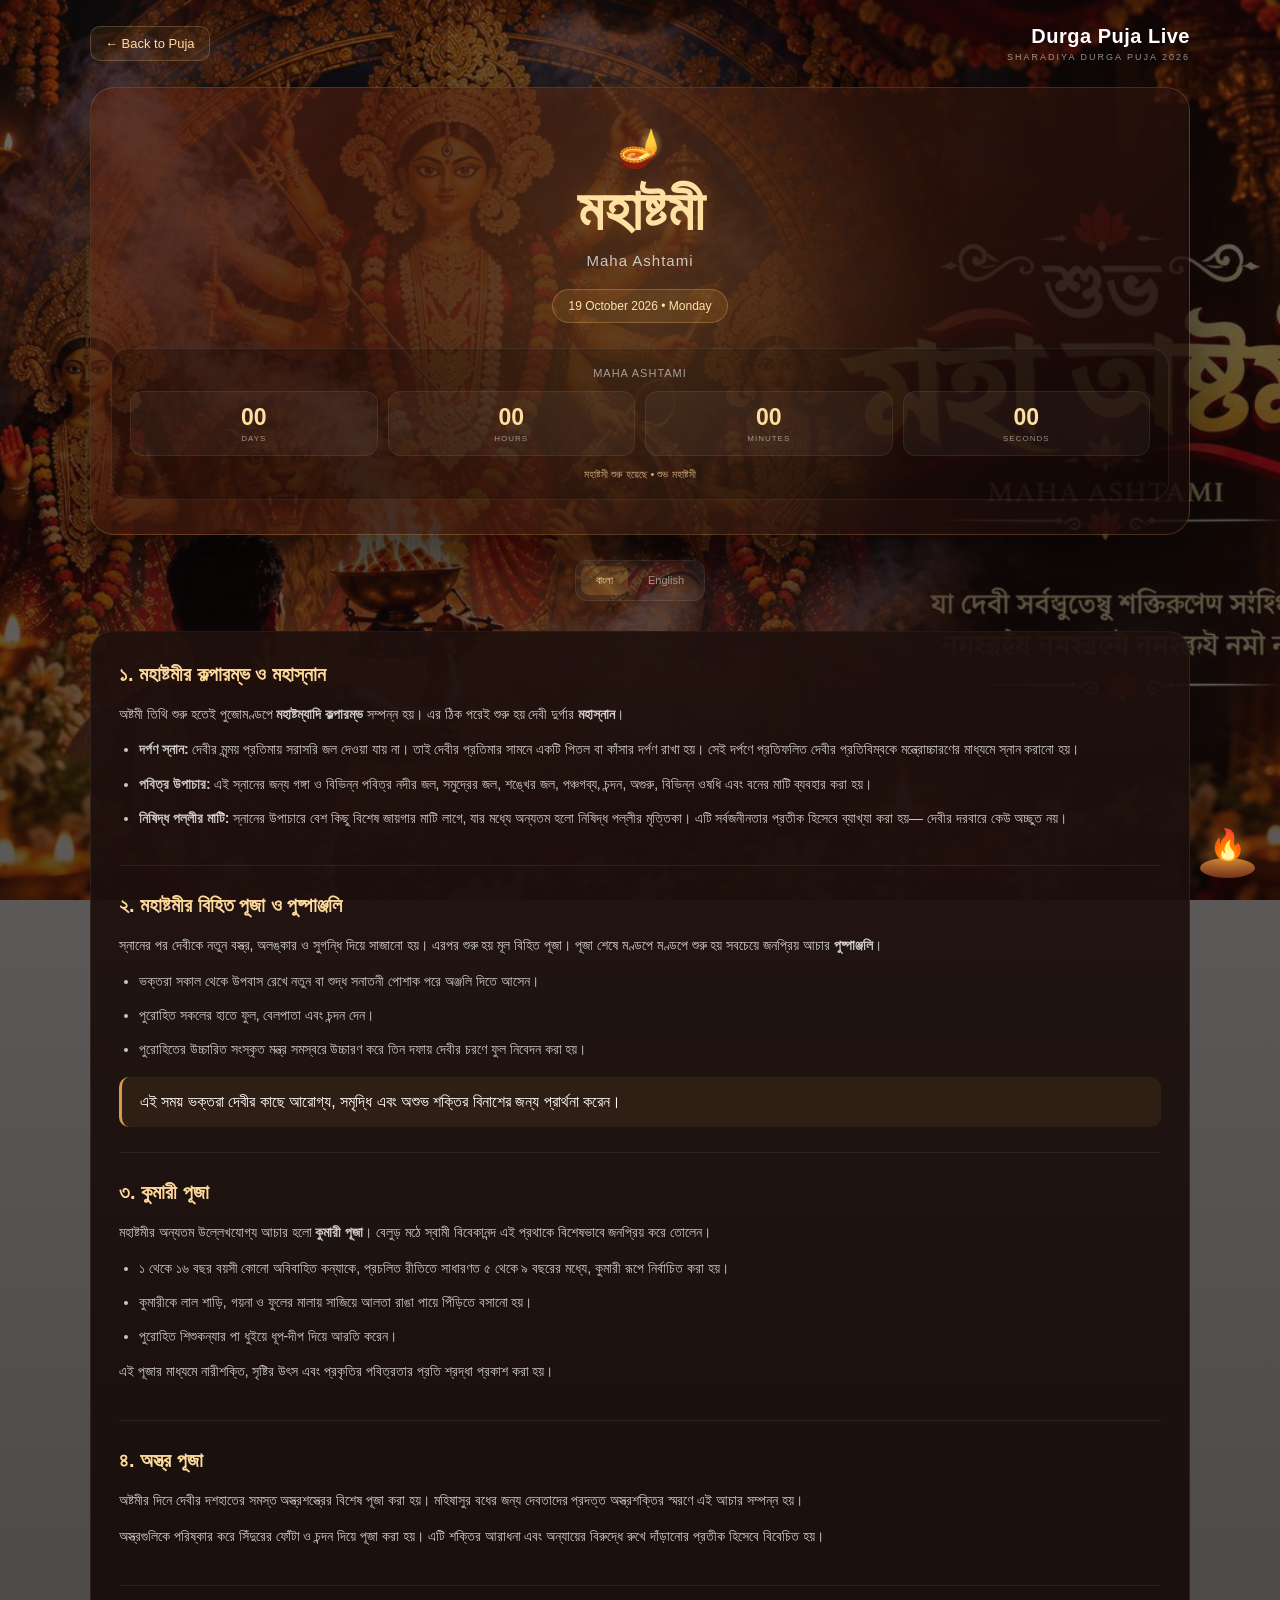
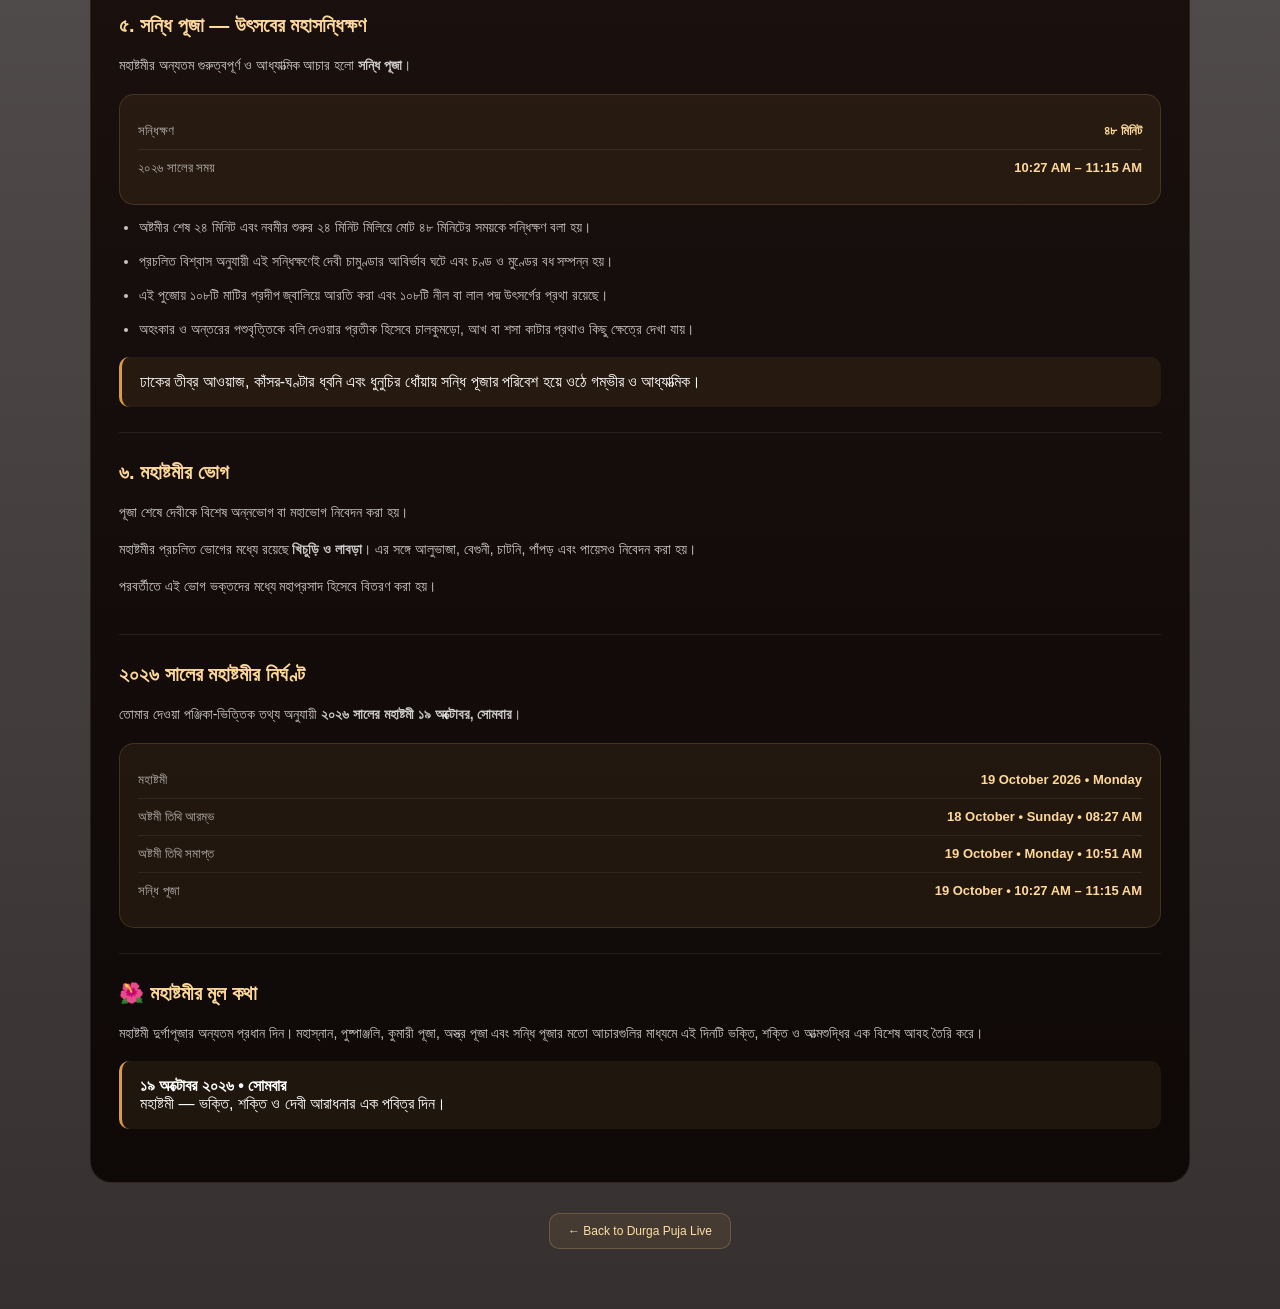
<file: ashtami.html>
<!DOCTYPE html>
<html lang="bn">
<head>
    <meta charset="UTF-8">
    <meta name="viewport" content="width=device-width, initial-scale=1.0">

    <title>Maha Ashtami • Durga Puja Live</title>

    <style>

        * {
            margin: 0;
            padding: 0;
            box-sizing: border-box;
        }

        html {
            scroll-behavior: smooth;
        }

    body {
    margin: 0;
    min-height: 100vh;

    font-family:
        "Noto Sans Bengali",
        "Nirmala UI",
        Arial,
        sans-serif;

    color: #fff;

    background:
        linear-gradient(
            rgba(15, 8, 8, 0.60),
            rgba(15, 8, 8, 0.84)
        ),
        url("images/ashtami.jpg") center / cover fixed no-repeat;

    overflow-x: hidden;
}
        /* =========================
           SMOKE
        ========================= */

        .smoke {
            position: fixed;
            width: 180px;
            height: 180px;
            border-radius: 50%;
            background: radial-gradient(
                circle,
                rgba(255,255,255,0.10),
                rgba(255,255,255,0.025) 45%,
                transparent 72%
            );
            filter: blur(25px);
            pointer-events: none;
            opacity: 0.45;
            z-index: 1;
            animation: smokeFloat 8s ease-in-out infinite;
        }

        .smoke-1 {
            left: 4%;
            bottom: 8%;
        }

        .smoke-2 {
            right: 4%;
            bottom: 18%;
            animation-delay: 2s;
        }

        .smoke-3 {
            left: 40%;
            top: 10%;
            animation-delay: 4s;
        }

        @keyframes smokeFloat {
            0%, 100% {
                transform: translateY(0) scale(1);
                opacity: 0.25;
            }

            50% {
                transform: translateY(-35px) scale(1.15);
                opacity: 0.5;
            }
        }

        /* =========================
           FLOWERS
        ========================= */

        .flowers {
            position: fixed;
            inset: 0;
            pointer-events: none;
            overflow: hidden;
            z-index: 2;
        }

        .flower {
            position: absolute;
            top: -30px;
            font-size: 18px;
            opacity: 0.7;
            animation: flowerFall linear infinite;
        }

        .flower:nth-child(1) {
            left: 8%;
            animation-duration: 8s;
        }

        .flower:nth-child(2) {
            left: 23%;
            animation-duration: 11s;
            animation-delay: 2s;
        }

        .flower:nth-child(3) {
            left: 43%;
            animation-duration: 9s;
            animation-delay: 1s;
        }

        .flower:nth-child(4) {
            left: 65%;
            animation-duration: 12s;
            animation-delay: 3s;
        }

        .flower:nth-child(5) {
            left: 82%;
            animation-duration: 10s;
            animation-delay: 1.5s;
        }

        .flower:nth-child(6) {
            left: 94%;
            animation-duration: 13s;
            animation-delay: 4s;
        }

        @keyframes flowerFall {
            0% {
                transform:
                    translateY(-40px)
                    rotate(0deg);
            }

            100% {
                transform:
                    translateY(110vh)
                    rotate(360deg);
            }
        }

        /* =========================
           PAGE
        ========================= */

        .page {
            position: relative;
            z-index: 5;
            width: min(1100px, 94%);
            margin: auto;
            padding: 25px 0 60px;
        }

        /* =========================
           TOP
        ========================= */

        .top-area {
            display: flex;
            align-items: center;
            justify-content: space-between;
            gap: 20px;
            margin-bottom: 25px;
        }

        .back-link {
            color: #ffdca4;
            text-decoration: none;
            font-size: 13px;
            padding: 9px 14px;
            border-radius: 10px;
            border: 1px solid rgba(255, 210, 120, 0.22);
            background: rgba(255, 180, 70, 0.08);
            transition: 0.2s ease;
        }

        .back-link:hover {
            background: rgba(255, 180, 70, 0.18);
            border-color: rgba(255, 210, 120, 0.45);
            transform: translateY(-1px);
        }

        .brand {
            text-align: right;
        }

        .brand-title {
            font-size: 20px;
            font-weight: 700;
            letter-spacing: 0.5px;
        }

        .brand-subtitle {
            margin-top: 4px;
            font-size: 9px;
            letter-spacing: 2px;
            opacity: 0.55;
        }

        /* =========================
           HERO
        ========================= */

        .hero {
            position: relative;
            text-align: center;
            padding: 38px 20px 34px;
            border-radius: 24px;
            overflow: hidden;

            background:
                linear-gradient(
                    135deg,
                    rgba(100, 38, 18, 0.55),
                    rgba(22, 10, 8, 0.82)
                );

            border: 1px solid rgba(255, 205, 120, 0.18);

            box-shadow:
                0 20px 60px rgba(0,0,0,0.45);
        }

        .hero::before {
            content: "";
            position: absolute;
            inset: 0;

            background:
                radial-gradient(
                    circle at center,
                    rgba(255, 190, 90, 0.16),
                    transparent 55%
                );

            pointer-events: none;
        }

        .hero-icon {
            position: relative;
            font-size: 38px;
            margin-bottom: 8px;
        }

        .hero h1 {
            position: relative;
            font-size: clamp(30px, 6vw, 58px);
            line-height: 1.1;
            color: #ffe0a3;
            text-shadow:
                0 4px 25px rgba(255, 170, 60, 0.25);
        }

        .hero h2 {
            position: relative;
            margin-top: 10px;
            font-size: 15px;
            font-weight: 400;
            opacity: 0.72;
            letter-spacing: 1px;
        }

        .date-badge {
            position: relative;
            display: inline-block;
            margin-top: 20px;
            padding: 9px 16px;
            border-radius: 20px;
            background: rgba(255, 190, 70, 0.12);
            border: 1px solid rgba(255, 205, 120, 0.25);
            color: #ffe2ad;
            font-size: 12px;
        }

        /* =========================
           COUNTDOWN
        ========================= */

        .countdown-box {
            margin-top: 25px;
            padding: 18px;
            border-radius: 18px;
            background: rgba(0,0,0,0.24);
            border: 1px solid rgba(255,255,255,0.08);
        }

        .countdown-title {
            font-size: 11px;
            opacity: 0.55;
            letter-spacing: 1px;
            margin-bottom: 12px;
        }

        .countdown {
            display: grid;
            grid-template-columns: repeat(4, 1fr);
            gap: 10px;
        }

        .countdown-item {
            padding: 12px 8px;
            border-radius: 13px;
            background: rgba(255,255,255,0.045);
            border: 1px solid rgba(255,255,255,0.07);
        }

        .countdown-item span {
            display: block;
            font-size: 23px;
            font-weight: 700;
            color: #ffe0a3;
        }

        .countdown-item small {
            display: block;
            margin-top: 3px;
            font-size: 8px;
            letter-spacing: 1px;
            opacity: 0.5;
        }

        .countdown-message {
            margin-top: 12px;
            font-size: 11px;
            color: #ffd99b;
            opacity: 0.75;
        }

        /* =========================
           DETAILS
        ========================= */

        .details {
            margin-top: 30px;
            padding: 28px;
            border-radius: 22px;

            background:
                linear-gradient(
                    180deg,
                    rgba(30, 16, 13, 0.92),
                    rgba(12, 7, 6, 0.95)
                );

            border: 1px solid rgba(255,255,255,0.08);
        }

        .section {
            padding: 0 0 25px;
            margin-bottom: 25px;
            border-bottom: 1px solid rgba(255,255,255,0.08);
        }

        .section:last-child {
            border-bottom: none;
            margin-bottom: 0;
        }

        .section h3 {
            color: #ffd99b;
            font-size: 20px;
            margin-bottom: 13px;
            line-height: 1.4;
        }

        .section p {
            font-size: 14px;
            line-height: 1.9;
            color: rgba(255,255,255,0.78);
            margin-bottom: 10px;
        }

        .section ul {
            margin: 10px 0 0 20px;
        }

        .section li {
            margin-bottom: 9px;
            color: rgba(255,255,255,0.76);
            font-size: 14px;
            line-height: 1.8;
        }

        .highlight {
            padding: 16px 18px;
            margin-top: 15px;
            border-left: 3px solid #d99b4b;
            border-radius: 10px;
            background: rgba(255, 180, 70, 0.07);
        }

        .timing-card {
            margin-top: 15px;
            padding: 18px;
            border-radius: 15px;
            background: rgba(255, 180, 70, 0.07);
            border: 1px solid rgba(255, 210, 120, 0.15);
        }

        .timing-card strong {
            color: #ffe0a3;
        }

        .timing-row {
            display: flex;
            justify-content: space-between;
            gap: 20px;
            padding: 10px 0;
            border-bottom: 1px solid rgba(255,255,255,0.07);
            font-size: 13px;
        }

        .timing-row:last-child {
            border-bottom: none;
        }

        .timing-label {
            opacity: 0.65;
        }

        .timing-value {
            color: #ffd99b;
            font-weight: 600;
            text-align: right;
        }

        /* =========================
           LANGUAGE
        ========================= */

        .language-box {
            display: flex;
            justify-content: center;
            margin: 25px 0;
        }

        .language-toggle {
            display: flex;
            gap: 5px;
            padding: 5px;
            border-radius: 12px;
            background: rgba(255,255,255,0.05);
            border: 1px solid rgba(255,255,255,0.08);
        }

        .language-toggle button {
            border: none;
            padding: 8px 15px;
            border-radius: 8px;
            background: transparent;
            color: rgba(255,255,255,0.55);
            cursor: pointer;
            font-size: 11px;
        }

        .language-toggle button.active {
            background: rgba(255, 190, 70, 0.18);
            color: #ffe0a3;
        }

        .english-content {
            display: none;
        }

        /* =========================
           DIYA
        ========================= */

        .diya {
            position: fixed;
            right: 25px;
            bottom: 22px;
            z-index: 20;
            text-align: center;
            pointer-events: none;
        }

        .diya-flame {
            font-size: 30px;
            animation: flame 1.2s ease-in-out infinite;
            filter:
                drop-shadow(0 0 10px rgba(255,170,50,0.7));
        }

        .diya-base {
            width: 55px;
            height: 20px;
            margin: -4px auto 0;
            border-radius: 50%;
            background: linear-gradient(
                180deg,
                #c37a36,
                #6f3218
            );
            box-shadow:
                0 6px 18px rgba(0,0,0,0.5);
        }

        @keyframes flame {
            0%, 100% {
                transform: scale(1) rotate(-2deg);
            }

            50% {
                transform: scale(1.12) rotate(2deg);
            }
        }

        /* =========================
           BACK BUTTON
        ========================= */

        .bottom-back {
            display: flex;
            justify-content: center;
            margin-top: 30px;
        }

        .bottom-back a {
            text-decoration: none;
            color: #ffe0a3;
            padding: 10px 18px;
            border-radius: 10px;
            border: 1px solid rgba(255,210,120,0.22);
            background: rgba(255,180,70,0.07);
            font-size: 12px;
        }

        /* =========================
           MOBILE
        ========================= */

        @media (max-width: 650px) {

            .page {
                width: 92%;
                padding-top: 16px;
            }

            .top-area {
                align-items: flex-start;
            }

            .brand-title {
                font-size: 15px;
            }

            .brand-subtitle {
                font-size: 7px;
            }

            .back-link {
                font-size: 11px;
                padding: 8px 10px;
            }

            .hero {
                padding: 30px 15px;
            }

            .hero h1 {
                font-size: 34px;
            }

            .hero h2 {
                font-size: 12px;
            }

            .countdown {
                gap: 6px;
            }

            .countdown-item {
                padding: 10px 5px;
            }

            .countdown-item span {
                font-size: 18px;
            }

            .countdown-item small {
                font-size: 7px;
            }

            .details {
                padding: 20px 16px;
            }

            .section h3 {
                font-size: 17px;
            }

            .section p,
            .section li {
                font-size: 13px;
            }

            .timing-row {
                flex-direction: column;
                gap: 4px;
            }

            .timing-value {
                text-align: left;
            }

            .diya {
                right: 12px;
                bottom: 12px;
                transform: scale(0.8);
                transform-origin: bottom right;
            }
        }

    </style>
</head>

<body>

    <!-- =========================
         SMOKE
    ========================= -->

    <div class="smoke smoke-1"></div>
    <div class="smoke smoke-2"></div>
    <div class="smoke smoke-3"></div>

    <!-- =========================
         FLOWERS
    ========================= -->

    <div class="flowers">
        <div class="flower">🌸</div>
        <div class="flower">🌸</div>
        <div class="flower">🌸</div>
        <div class="flower">🌸</div>
        <div class="flower">🌸</div>
        <div class="flower">🌸</div>  
        <div class="flower">🌸</div>
        <div class="flower">🌸</div>
        <div class="flower">🌸</div>  
        <div class="flower">🌸</div>
        <div class="flower">🌸</div>
        <div class="flower">🌸</div>  
        <div class="flower">🌸</div>
        <div class="flower">🌸</div>
        <div class="flower">🌸</div>
    </div>

    <div class="page">

        <!-- =========================
             TOP
        ========================= -->

        <div class="top-area">

            <a href="#" id="ashtamiBackLink" class="back-link">
                ← Back to Puja
            </a>

            <div class="brand">
                <div class="brand-title">
                    Durga Puja Live
                </div>

                <div class="brand-subtitle">
                    SHARADIYA DURGA PUJA 2026
                </div>
            </div>

        </div>

        <!-- =========================
             HERO
        ========================= -->

        <section class="hero">

            <div class="hero-icon">
                🪔
            </div>

            <h1>
                মহাষ্টমী
            </h1>

            <h2>
                Maha Ashtami
            </h2>

            <div class="date-badge">
                19 October 2026 • Monday
            </div>

            <!-- =========================
                 COUNTDOWN
            ========================= -->

            <div class="countdown-box">

                <div class="countdown-title">
                    MAHA ASHTAMI
                </div>

                <div class="countdown">

                    <div class="countdown-item">
                        <span id="ashtamiDays">--</span>
                        <small>DAYS</small>
                    </div>

                    <div class="countdown-item">
                        <span id="ashtamiHours">--</span>
                        <small>HOURS</small>
                    </div>

                    <div class="countdown-item">
                        <span id="ashtamiMinutes">--</span>
                        <small>MINUTES</small>
                    </div>

                    <div class="countdown-item">
                        <span id="ashtamiSeconds">--</span>
                        <small>SECONDS</small>
                    </div>

                </div>

                <div
                    class="countdown-message"
                    id="ashtamiCountdownMessage">
                    মহাষ্টমীর আগমন অপেক্ষায়...
                </div>

            </div>

        </section>

        <!-- =========================
             LANGUAGE
        ========================= -->

        <div class="language-box">

            <div class="language-toggle">

                <button
                    type="button"
                    id="bnBtn"
                    class="active">
                    বাংলা
                </button>

                <button
                    type="button"
                    id="enBtn">
                    English
                </button>

            </div>

        </div>

        <!-- =========================
             DETAILS
        ========================= -->

        <section class="details">

            <!-- =====================
                 BENGALI
            ===================== -->

            <div id="bengaliContent">

                <div class="section">

                    <h3>
                        ১. মহাষ্টমীর কল্পারম্ভ ও মহাস্নান
                    </h3>

                    <p>
                        অষ্টমী তিথি শুরু হতেই পুজোমণ্ডপে
                        <strong>মহাষ্টম্যাদি কল্পারম্ভ</strong>
                        সম্পন্ন হয়। এর ঠিক পরেই শুরু হয়
                        দেবী দুর্গার <strong>মহাস্নান</strong>।
                    </p>

                    <ul>

                        <li>
                            <strong>দর্পণ স্নান:</strong>
                            দেবীর মৃন্ময় প্রতিমায় সরাসরি জল দেওয়া যায় না।
                            তাই দেবীর প্রতিমার সামনে একটি পিতল বা কাঁসার
                            দর্পণ রাখা হয়। সেই দর্পণে প্রতিফলিত দেবীর
                            প্রতিবিম্বকে মন্ত্রোচ্চারণের মাধ্যমে স্নান করানো হয়।
                        </li>

                        <li>
                            <strong>পবিত্র উপাচার:</strong>
                            এই স্নানের জন্য গঙ্গা ও বিভিন্ন পবিত্র নদীর জল,
                            সমুদ্রের জল, শঙ্খের জল, পঞ্চগব্য, চন্দন,
                            অগুরু, বিভিন্ন ওষধি এবং বনের মাটি ব্যবহার করা হয়।
                        </li>

                        <li>
                            <strong>নিষিদ্ধ পল্লীর মাটি:</strong>
                            স্নানের উপাচারে বেশ কিছু বিশেষ জায়গার মাটি লাগে,
                            যার মধ্যে অন্যতম হলো নিষিদ্ধ পল্লীর মৃত্তিকা।
                            এটি সর্বজনীনতার প্রতীক হিসেবে ব্যাখ্যা করা হয়—
                            দেবীর দরবারে কেউ অচ্ছুত নয়।
                        </li>

                    </ul>

                </div>


                <div class="section">

                    <h3>
                        ২. মহাষ্টমীর বিহিত পূজা ও পুষ্পাঞ্জলি
                    </h3>

                    <p>
                        স্নানের পর দেবীকে নতুন বস্ত্র, অলঙ্কার ও সুগন্ধি দিয়ে
                        সাজানো হয়। এরপর শুরু হয় মূল বিহিত পূজা।
                        পূজা শেষে মণ্ডপে মণ্ডপে শুরু হয় সবচেয়ে জনপ্রিয়
                        আচার <strong>পুষ্পাঞ্জলি</strong>।
                    </p>

                    <ul>

                        <li>
                            ভক্তরা সকাল থেকে উপবাস রেখে নতুন বা শুদ্ধ
                            সনাতনী পোশাক পরে অঞ্জলি দিতে আসেন।
                        </li>

                        <li>
                            পুরোহিত সকলের হাতে ফুল, বেলপাতা এবং চন্দন দেন।
                        </li>

                        <li>
                            পুরোহিতের উচ্চারিত সংস্কৃত মন্ত্র সমস্বরে
                            উচ্চারণ করে তিন দফায় দেবীর চরণে ফুল নিবেদন
                            করা হয়।
                        </li>

                    </ul>

                    <div class="highlight">
                        এই সময় ভক্তরা দেবীর কাছে আরোগ্য, সমৃদ্ধি
                        এবং অশুভ শক্তির বিনাশের জন্য প্রার্থনা করেন।
                    </div>

                </div>


                <div class="section">

                    <h3>
                        ৩. কুমারী পূজা
                    </h3>

                    <p>
                        মহাষ্টমীর অন্যতম উল্লেখযোগ্য আচার হলো
                        <strong>কুমারী পূজা</strong>। বেলুড় মঠে
                        স্বামী বিবেকানন্দ এই প্রথাকে বিশেষভাবে জনপ্রিয়
                        করে তোলেন।
                    </p>

                    <ul>

                        <li>
                            ১ থেকে ১৬ বছর বয়সী কোনো অবিবাহিত কন্যাকে,
                            প্রচলিত রীতিতে সাধারণত ৫ থেকে ৯ বছরের মধ্যে,
                            কুমারী রূপে নির্বাচিত করা হয়।
                        </li>

                        <li>
                            কুমারীকে লাল শাড়ি, গয়না ও ফুলের মালায়
                            সাজিয়ে আলতা রাঙা পায়ে পিঁড়িতে বসানো হয়।
                        </li>

                        <li>
                            পুরোহিত শিশুকন্যার পা ধুইয়ে ধূপ-দীপ দিয়ে
                            আরতি করেন।
                        </li>

                    </ul>

                    <p>
                        এই পূজার মাধ্যমে নারীশক্তি, সৃষ্টির উৎস এবং
                        প্রকৃতির পবিত্রতার প্রতি শ্রদ্ধা প্রকাশ করা হয়।
                    </p>

                </div>


                <div class="section">

                    <h3>
                        ৪. অস্ত্র পূজা
                    </h3>

                    <p>
                        অষ্টমীর দিনে দেবীর দশহাতের সমস্ত অস্ত্রশস্ত্রের
                        বিশেষ পূজা করা হয়। মহিষাসুর বধের জন্য দেবতাদের
                        প্রদত্ত অস্ত্রশক্তির স্মরণে এই আচার সম্পন্ন হয়।
                    </p>

                    <p>
                        অস্ত্রগুলিকে পরিষ্কার করে সিঁদুরের ফোঁটা ও চন্দন
                        দিয়ে পূজা করা হয়। এটি শক্তির আরাধনা এবং অন্যায়ের
                        বিরুদ্ধে রুখে দাঁড়ানোর প্রতীক হিসেবে বিবেচিত হয়।
                    </p>

                </div>


                <div class="section">

                    <h3>
                        ৫. সন্ধি পূজা — উৎসবের মহাসন্ধিক্ষণ
                    </h3>

                    <p>
                        মহাষ্টমীর অন্যতম গুরুত্বপূর্ণ ও আধ্যাত্মিক আচার হলো
                        <strong>সন্ধি পূজা</strong>।
                    </p>

                    <div class="timing-card">

                        <div class="timing-row">
                            <span class="timing-label">
                                সন্ধিক্ষণ
                            </span>

                            <span class="timing-value">
                                ৪৮ মিনিট
                            </span>
                        </div>

                        <div class="timing-row">
                            <span class="timing-label">
                                ২০২৬ সালের সময়
                            </span>

                            <span class="timing-value">
                                10:27 AM – 11:15 AM
                            </span>
                        </div>

                    </div>

                    <ul>

                        <li>
                            অষ্টমীর শেষ ২৪ মিনিট এবং নবমীর শুরুর
                            ২৪ মিনিট মিলিয়ে মোট ৪৮ মিনিটের সময়কে
                            সন্ধিক্ষণ বলা হয়।
                        </li>

                        <li>
                            প্রচলিত বিশ্বাস অনুযায়ী এই সন্ধিক্ষণেই
                            দেবী চামুণ্ডার আবির্ভাব ঘটে এবং চণ্ড ও
                            মুণ্ডের বধ সম্পন্ন হয়।
                        </li>

                        <li>
                            এই পুজোয় ১০৮টি মাটির প্রদীপ জ্বালিয়ে
                            আরতি করা এবং ১০৮টি নীল বা লাল পদ্ম উৎসর্গের
                            প্রথা রয়েছে।
                        </li>

                        <li>
                            অহংকার ও অন্তরের পশুবৃত্তিকে বলি দেওয়ার
                            প্রতীক হিসেবে চালকুমড়ো, আখ বা শসা কাটার
                            প্রথাও কিছু ক্ষেত্রে দেখা যায়।
                        </li>

                    </ul>

                    <div class="highlight">
                        ঢাকের তীব্র আওয়াজ, কাঁসর-ঘণ্টার ধ্বনি এবং
                        ধুনুচির ধোঁয়ায় সন্ধি পূজার পরিবেশ হয়ে ওঠে
                        গম্ভীর ও আধ্যাত্মিক।
                    </div>

                </div>


                <div class="section">

                    <h3>
                        ৬. মহাষ্টমীর ভোগ
                    </h3>

                    <p>
                        পূজা শেষে দেবীকে বিশেষ অন্নভোগ বা মহাভোগ
                        নিবেদন করা হয়।
                    </p>

                    <p>
                        মহাষ্টমীর প্রচলিত ভোগের মধ্যে রয়েছে
                        <strong>খিচুড়ি ও লাবড়া</strong>। এর সঙ্গে
                        আলুভাজা, বেগুনী, চাটনি, পাঁপড় এবং পায়েসও
                        নিবেদন করা হয়।
                    </p>

                    <p>
                        পরবর্তীতে এই ভোগ ভক্তদের মধ্যে মহাপ্রসাদ হিসেবে
                        বিতরণ করা হয়।
                    </p>

                </div>


                <div class="section">

                    <h3>
                        ২০২৬ সালের মহাষ্টমীর নির্ঘণ্ট
                    </h3>

                    <p>
                        তোমার দেওয়া পঞ্জিকা-ভিত্তিক তথ্য অনুযায়ী
                        <strong>২০২৬ সালের মহাষ্টমী ১৯ অক্টোবর,
                        সোমবার</strong>।
                    </p>

                    <div class="timing-card">

                        <div class="timing-row">

                            <span class="timing-label">
                                মহাষ্টমী
                            </span>

                            <span class="timing-value">
                                19 October 2026 • Monday
                            </span>

                        </div>

                        <div class="timing-row">

                            <span class="timing-label">
                                অষ্টমী তিথি আরম্ভ
                            </span>

                            <span class="timing-value">
                                18 October • Sunday • 08:27 AM
                            </span>

                        </div>

                        <div class="timing-row">

                            <span class="timing-label">
                                অষ্টমী তিথি সমাপ্ত
                            </span>

                            <span class="timing-value">
                                19 October • Monday • 10:51 AM
                            </span>

                        </div>

                        <div class="timing-row">

                            <span class="timing-label">
                                সন্ধি পূজা
                            </span>

                            <span class="timing-value">
                                19 October • 10:27 AM – 11:15 AM
                            </span>

                        </div>

                    </div>

                </div>


                <div class="section">

                    <h3>
                        🌺 মহাষ্টমীর মূল কথা
                    </h3>

                    <p>
                        মহাষ্টমী দুর্গাপূজার অন্যতম প্রধান দিন। মহাস্নান,
                        পুষ্পাঞ্জলি, কুমারী পূজা, অস্ত্র পূজা এবং
                        সন্ধি পূজার মতো আচারগুলির মাধ্যমে এই দিনটি
                        ভক্তি, শক্তি ও আত্মশুদ্ধির এক বিশেষ আবহ তৈরি করে।
                    </p>

                    <div class="highlight">

                        <strong>
                            ১৯ অক্টোবর ২০২৬ • সোমবার
                        </strong>
                        <br>
                        মহাষ্টমী — ভক্তি, শক্তি ও দেবী আরাধনার এক
                        পবিত্র দিন।

                    </div>

                </div>

            </div>


            <!-- =====================
                 ENGLISH
            ===================== -->

            <div
                id="englishContent"
                class="english-content">

                <div class="section">

                    <h3>
                        1. Maha Ashtami Kalparambha & Mahasnan
                    </h3>

                    <p>
                        As the Ashtami Tithi begins, the
                        <strong>Maha Ashtamyadi Kalparambha</strong>
                        is performed at the puja mandap. This is followed
                        by the sacred <strong>Mahasnan</strong> of Goddess Durga.
                    </p>

                    <ul>

                        <li>
                            <strong>Mirror Bath:</strong>
                            Since water is traditionally not poured directly
                            over the clay idol, a brass or bronze mirror is
                            placed before the idol and the reflected image
                            of the Goddess is ceremonially bathed.
                        </li>

                        <li>
                            <strong>Sacred Offerings:</strong>
                            Holy river water, sea water, conch water,
                            Panchagavya, sandalwood, aguru, herbs and sacred
                            earth are traditionally used.
                        </li>

                        <li>
                            <strong>Sacred Soil:</strong>
                            Certain traditional rituals include soil from
                            specific places, symbolically expressing the
                            universality of the Goddess.
                        </li>

                    </ul>

                </div>


                <div class="section">

                    <h3>
                        2. Maha Ashtami Puja & Pushpanjali
                    </h3>

                    <p>
                        After the sacred bath, Goddess Durga is adorned
                        with new clothes, ornaments and fragrances.
                        The main puja is then performed, followed by
                        the much-loved ritual of <strong>Pushpanjali</strong>.
                    </p>

                    <ul>

                        <li>
                            Devotees traditionally observe a fast and
                            arrive wearing clean traditional clothes.
                        </li>

                        <li>
                            Flowers, bel leaves and sandalwood are
                            distributed by the priest.
                        </li>

                        <li>
                            Devotees offer flowers at the feet of the
                            Goddess while reciting the Sanskrit mantras.
                        </li>

                    </ul>

                    <div class="highlight">
                        Devotees traditionally pray for health,
                        prosperity and protection from negative forces.
                    </div>

                </div>


                <div class="section">

                    <h3>
                        3. Kumari Puja
                    </h3>

                    <p>
                        <strong>Kumari Puja</strong> is one of the
                        significant rituals associated with Maha Ashtami.
                        The tradition became especially prominent at
                        Belur Math through Swami Vivekananda.
                    </p>

                    <ul>

                        <li>
                            A young unmarried girl is traditionally
                            selected as the symbolic embodiment of
                            the Goddess.
                        </li>

                        <li>
                            She is dressed in traditional attire,
                            jewellery and flowers.
                        </li>

                        <li>
                            Her feet are ceremonially washed and
                            worshipped with incense and lamps.
                        </li>

                    </ul>

                    <p>
                        The ritual expresses reverence for feminine
                        divine power and the sacredness of creation.
                    </p>

                </div>


                <div class="section">

                    <h3>
                        4. Worship of Weapons
                    </h3>

                    <p>
                        The weapons associated with Goddess Durga are
                        specially worshipped on Maha Ashtami.
                        The ritual recalls the divine weapons bestowed
                        upon the Goddess for the battle against Mahishasura.
                    </p>

                    <p>
                        The weapons are traditionally cleaned and
                        worshipped with sandalwood and vermilion.
                        The ritual represents strength and resistance
                        against injustice.
                    </p>

                </div>


                <div class="section">

                    <h3>
                        5. Sandhi Puja — The Sacred Transition
                    </h3>

                    <p>
                        <strong>Sandhi Puja</strong> is one of the most
                        significant rituals of Maha Ashtami.
                    </p>

                    <div class="timing-card">

                        <div class="timing-row">
                            <span class="timing-label">
                                Sacred transition
                            </span>

                            <span class="timing-value">
                                48 minutes
                            </span>
                        </div>

                        <div class="timing-row">
                            <span class="timing-label">
                                2026 Timing
                            </span>

                            <span class="timing-value">
                                10:27 AM – 11:15 AM
                            </span>
                        </div>

                    </div>

                    <ul>

                        <li>
                            The sacred Sandhi period traditionally
                            consists of the final 24 minutes of Ashtami
                            and the first 24 minutes of Navami.
                        </li>

                        <li>
                            According to traditional belief, this period
                            is associated with the manifestation of
                            Goddess Chamunda and the defeat of Chanda
                            and Munda.
                        </li>

                        <li>
                            108 earthen lamps and 108 blue or red lotus
                            flowers are traditionally associated with
                            the ritual.
                        </li>

                        <li>
                            Symbolic offerings such as pumpkin, sugarcane
                            or cucumber may be used in place of animal
                            sacrifice in some traditions.
                        </li>

                    </ul>

                    <div class="highlight">
                        The sound of dhak, bells and dhunuchi smoke
                        creates a solemn and deeply devotional atmosphere.
                    </div>

                </div>


                <div class="section">

                    <h3>
                        6. Maha Ashtami Bhog
                    </h3>

                    <p>
                        A special bhog is offered to Goddess Durga
                        after the puja.
                    </p>

                    <p>
                        Traditional offerings include
                        <strong>khichuri and labra</strong>, along with
                        fried vegetables, begun bhaja, chutney, papad
                        and payesh.
                    </p>

                    <p>
                        The bhog is later distributed among devotees
                        as prasad.
                    </p>

                </div>


                <div class="section">

                    <h3>
                        Maha Ashtami 2026 — Timings
                    </h3>

                    <div class="timing-card">

                        <div class="timing-row">

                            <span class="timing-label">
                                Maha Ashtami
                            </span>

                            <span class="timing-value">
                                19 October 2026 • Monday
                            </span>

                        </div>

                        <div class="timing-row">

                            <span class="timing-label">
                                Ashtami Tithi Begins
                            </span>

                            <span class="timing-value">
                                18 October • Sunday • 08:27 AM
                            </span>

                        </div>

                        <div class="timing-row">

                            <span class="timing-label">
                                Ashtami Tithi Ends
                            </span>

                            <span class="timing-value">
                                19 October • Monday • 10:51 AM
                            </span>

                        </div>

                        <div class="timing-row">

                            <span class="timing-label">
                                Sandhi Puja
                            </span>

                            <span class="timing-value">
                                19 October • 10:27 AM – 11:15 AM
                            </span>

                        </div>

                    </div>

                </div>


                <div class="section">

                    <h3>
                        🌺 Essence of Maha Ashtami
                    </h3>

                    <p>
                        Maha Ashtami is one of the most important days
                        of Durga Puja. Through Mahasnan, Pushpanjali,
                        Kumari Puja, weapon worship and Sandhi Puja,
                        the day creates a deeply devotional atmosphere
                        centred on worship, strength and spiritual reflection.
                    </p>

                    <div class="highlight">

                        <strong>
                            19 October 2026 • Monday
                        </strong>
                        <br>
                        Maha Ashtami — a sacred day of devotion,
                        strength and worship of the Divine Mother.

                    </div>

                </div>

            </div>

        </section>


        <!-- =========================
             BOTTOM BACK
        ========================= -->

        <div class="bottom-back">

            <a href="#" id="ashtamiBottomBack">
                ← Back to Durga Puja Live
            </a>

        </div>

    </div>


    <!-- =========================
         DIYA
    ========================= -->

    <div class="diya">

        <div class="diya-flame">
            🔥
        </div>

        <div class="diya-base"></div>

    </div>


    <script>

        /* =========================
           ASHTAMI COUNTDOWN
        ========================= */

        const ashtamiTargetDate =
            new Date("October 19, 2026 00:00:00").getTime();

        function updateAshtamiCountdown() {

            const now =
                new Date().getTime();

            const difference =
                ashtamiTargetDate - now;

            const days =
                Math.max(
                    0,
                    Math.floor(
                        difference /
                        (1000 * 60 * 60 * 24)
                    )
                );

            const hours =
                Math.max(
                    0,
                    Math.floor(
                        (difference %
                        (1000 * 60 * 60 * 24)) /
                        (1000 * 60 * 60)
                    )
                );

            const minutes =
                Math.max(
                    0,
                    Math.floor(
                        (difference %
                        (1000 * 60 * 60)) /
                        (1000 * 60)
                    )
                );

            const seconds =
                Math.max(
                    0,
                    Math.floor(
                        (difference %
                        (1000 * 60)) /
                        1000
                    )
                );

            document.getElementById(
                "ashtamiDays"
            ).textContent =
                String(days).padStart(2, "0");

            document.getElementById(
                "ashtamiHours"
            ).textContent =
                String(hours).padStart(2, "0");

            document.getElementById(
                "ashtamiMinutes"
            ).textContent =
                String(minutes).padStart(2, "0");

            document.getElementById(
                "ashtamiSeconds"
            ).textContent =
                String(seconds).padStart(2, "0");

            if (difference <= 0) {

                document.getElementById(
                    "ashtamiCountdownMessage"
                ).textContent =
                    "মহাষ্টমী শুরু হয়েছে • শুভ মহাষ্টমী";

            }

        }

        updateAshtamiCountdown();

        setInterval(
            updateAshtamiCountdown,
            1000
        );


        /* =========================
           LANGUAGE SWITCH
        ========================= */

        const bnBtn =
            document.getElementById("bnBtn");

        const enBtn =
            document.getElementById("enBtn");

        const bengaliContent =
            document.getElementById(
                "bengaliContent"
            );

        const englishContent =
            document.getElementById(
                "englishContent"
            );

        bnBtn.addEventListener(
            "click",
            function () {

                bengaliContent.style.display =
                    "block";

                englishContent.style.display =
                    "none";

                bnBtn.classList.add("active");

                enBtn.classList.remove("active");

            }
        );

        enBtn.addEventListener(
            "click",
            function () {

                bengaliContent.style.display =
                    "none";

                englishContent.style.display =
                    "block";

                enBtn.classList.add("active");

                bnBtn.classList.remove("active");

            }
        );


        /* =========================
           BACK TO PUJA
        ========================= */

        function goBackToPuja() {

            window.parent.postMessage(
                {
                    type: "closeAshtami"
                },
                "*"
            );

        }

        document.getElementById(
            "ashtamiBackLink"
        ).addEventListener(
            "click",
            function (event) {

                event.preventDefault();

                goBackToPuja();

            }
        );

        document.getElementById(
            "ashtamiBottomBack"
        ).addEventListener(
            "click",
            function (event) {

                event.preventDefault();

                goBackToPuja();

            }
        );
const ashtamiBackLink =
    document.getElementById("ashtamiBackLink");

if (ashtamiBackLink) {

    ashtamiBackLink.addEventListener(
        "click",
        function (event) {

            event.preventDefault();

            if (window.parent !== window) {

                window.parent.postMessage(
                    {
                        type: "closeAshtami"
                    },
                    "*"
                );

            } else {

                window.location.href = "index.html";

            }

        }
    );

}
    </script>

</div>
</body>
</html>
</file>
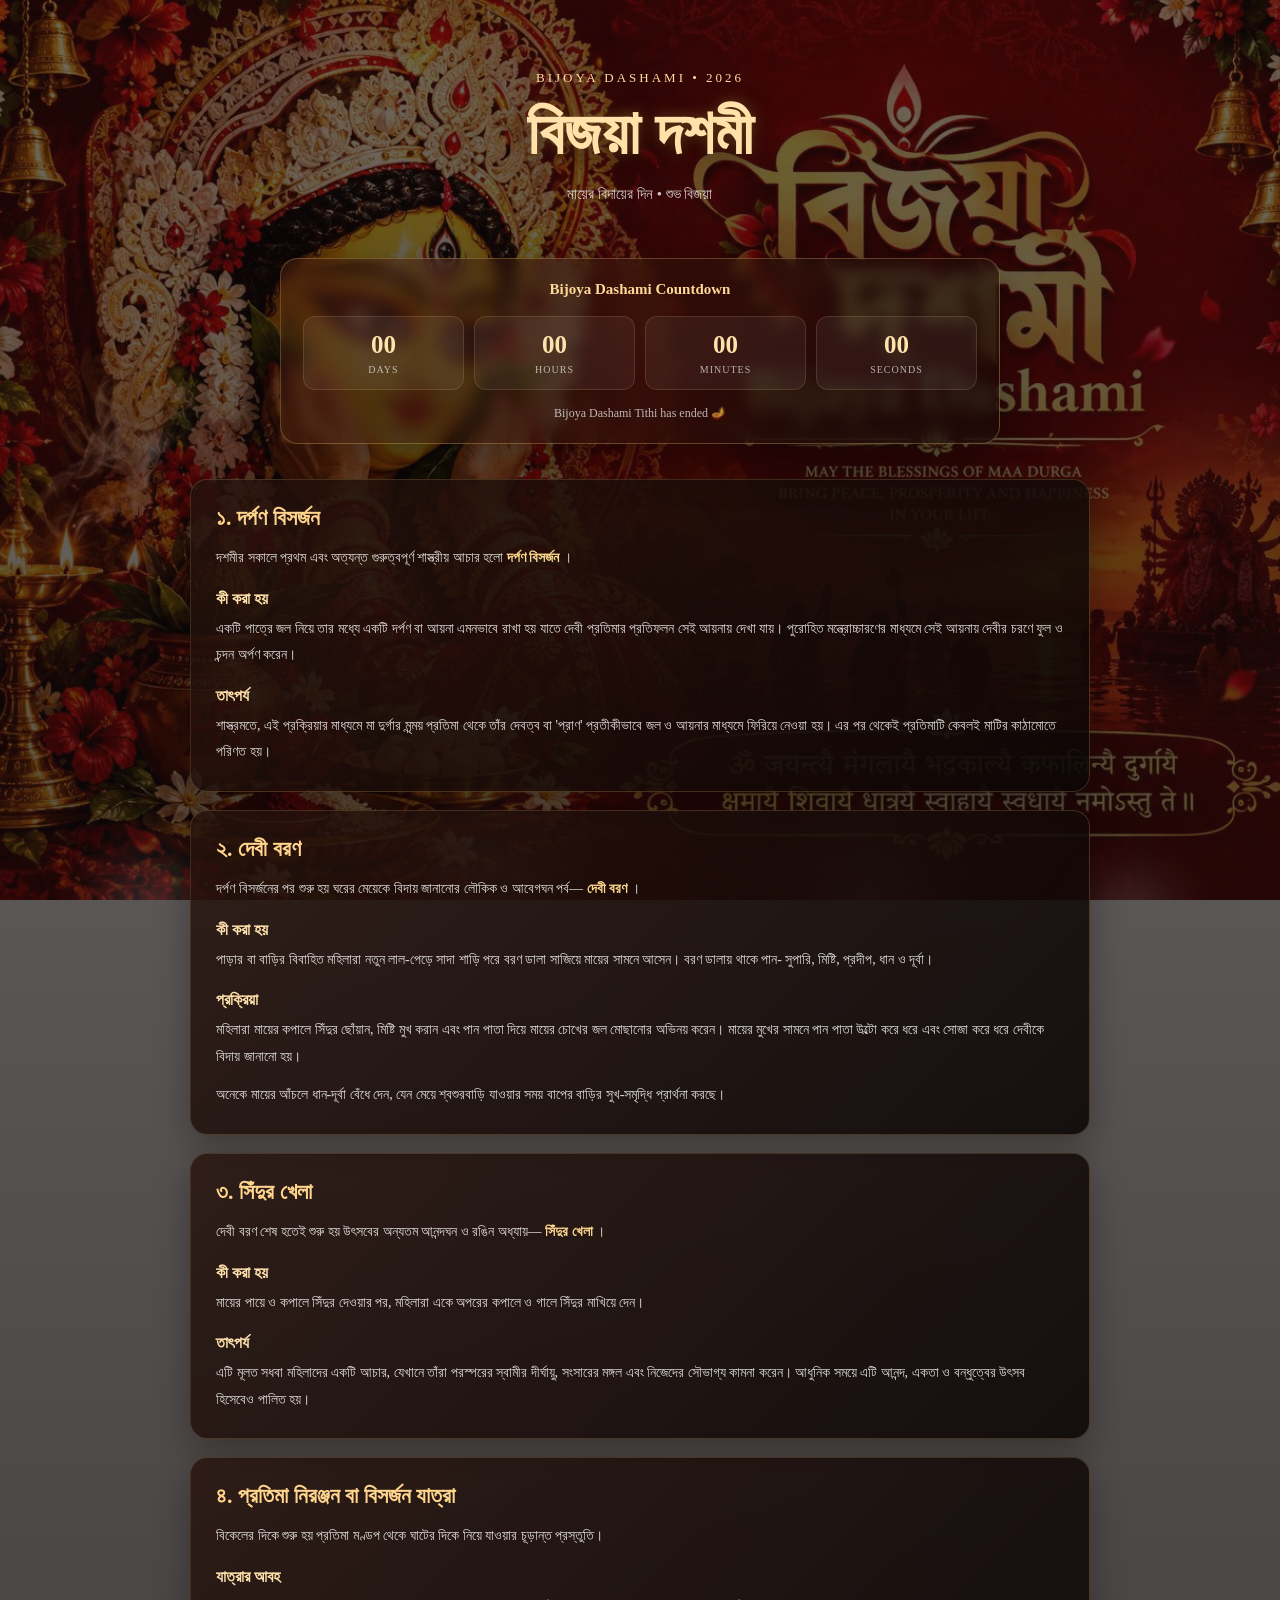
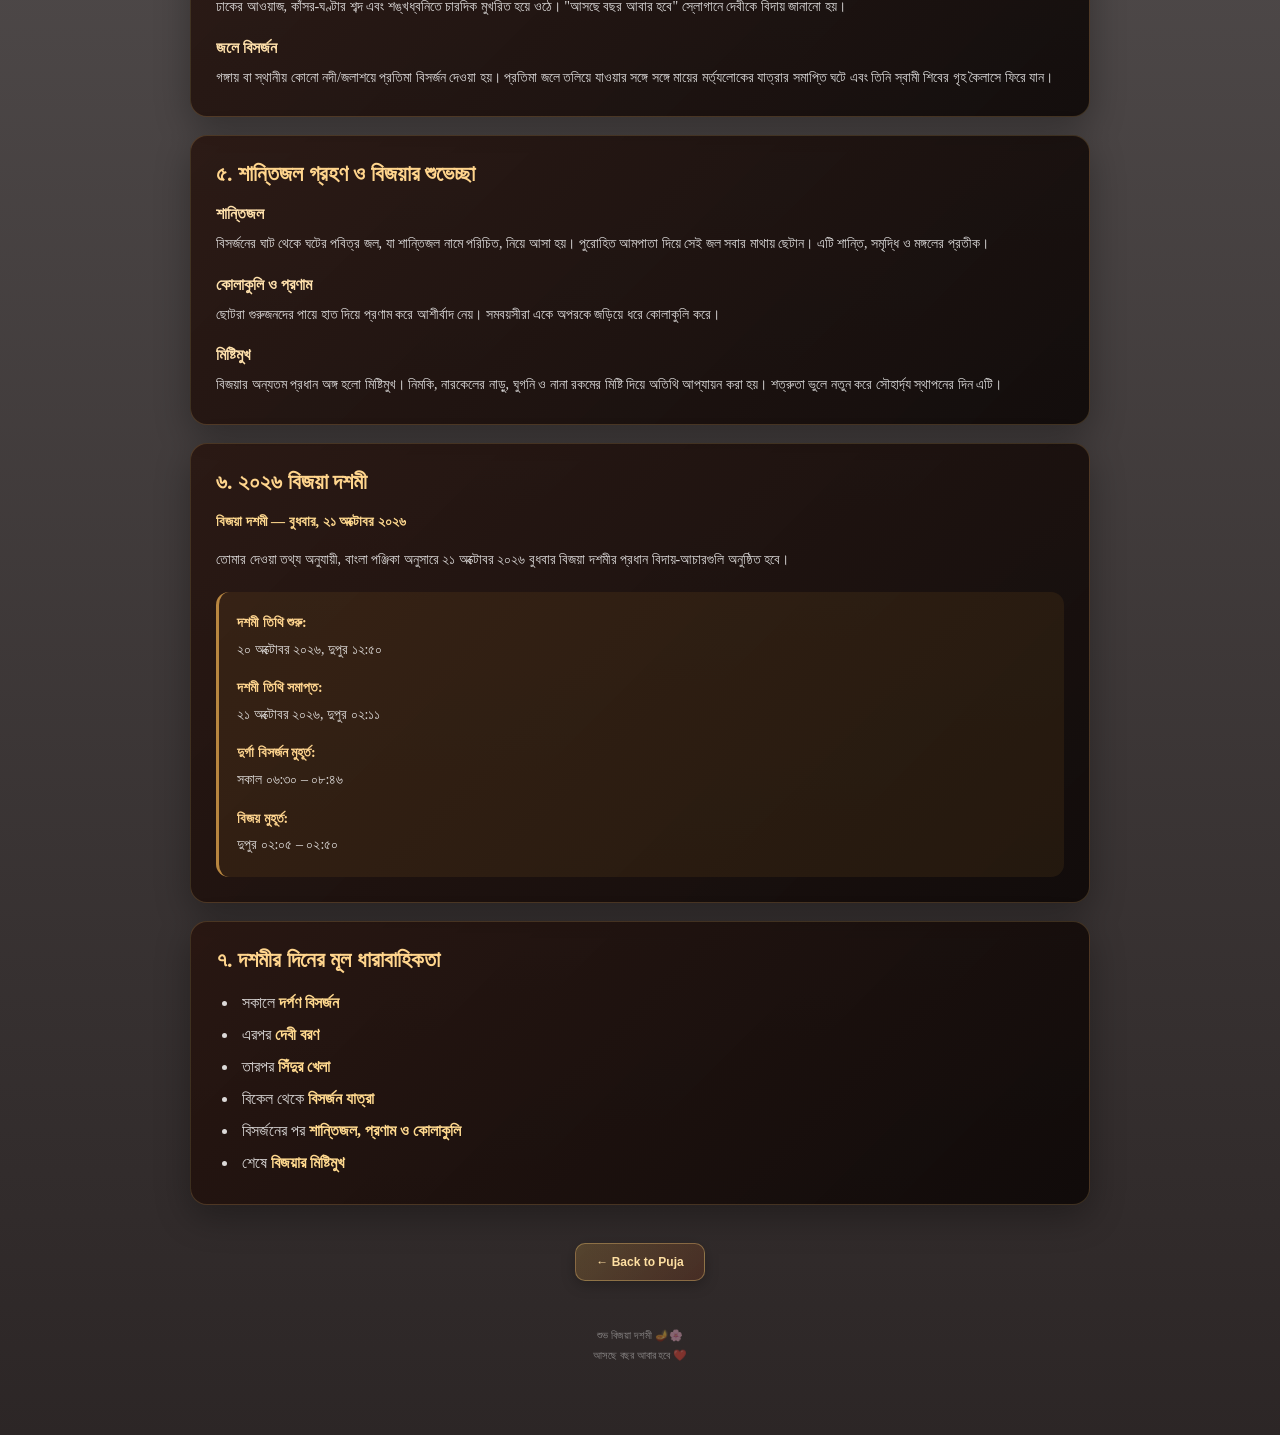
<file: dashami.html>
<!DOCTYPE html>
<html lang="bn">
<head>
    <meta charset="UTF-8">
    <meta name="viewport" content="width=device-width, initial-scale=1.0">

    <title>বিজয়া দশমী | Durga Puja Live</title>

    <style>
        * {
            box-sizing: border-box;
        }

        html {
            scroll-behavior: smooth;
        }

        body {
            margin: 0;
            min-height: 100vh;

            font-family:
                "Noto Sans Bengali",
                "Nirmala UI",
                Georgia,
                serif;

            color: #fff;

            background:
                linear-gradient(
                    rgba(15, 8, 8, 0.60),
                    rgba(15, 8, 8, 0.88)
                ),
                url("images/dashami.jpg")
                center / cover fixed no-repeat;

            overflow-x: hidden;
        }

        /* =========================
           SMOKE
        ========================= */

        .smoke-container {
            position: fixed;
            inset: 0;
            pointer-events: none;
            overflow: hidden;
            z-index: 1;
        }

        .smoke {
            position: absolute;
            bottom: -100px;

            width: 180px;
            height: 180px;

            border-radius: 50%;

            background:
                radial-gradient(
                    circle,
                    rgba(255,255,255,0.16),
                    rgba(255,255,255,0.04) 45%,
                    transparent 72%
                );

            filter: blur(18px);

            animation:
                smokeRise 13s linear infinite;
        }

        .smoke:nth-child(1) {
            left: 5%;
            animation-delay: 0s;
        }

        .smoke:nth-child(2) {
            left: 30%;
            width: 220px;
            height: 220px;
            animation-delay: 4s;
        }

        .smoke:nth-child(3) {
            left: 60%;
            width: 200px;
            height: 200px;
            animation-delay: 7s;
        }

        .smoke:nth-child(4) {
            left: 82%;
            width: 160px;
            height: 160px;
            animation-delay: 2s;
        }

        @keyframes smokeRise {
            0% {
                transform:
                    translateY(0)
                    translateX(0)
                    scale(0.7);

                opacity: 0;
            }

            20% {
                opacity: 0.45;
            }

            60% {
                opacity: 0.25;
            }

            100% {
                transform:
                    translateY(-115vh)
                    translateX(80px)
                    scale(1.8);

                opacity: 0;
            }
        }

        /* =========================
           FLOWER ANIMATION
        ========================= */

        .flower-container {
            position: fixed;
            inset: 0;

            pointer-events: none;

            overflow: hidden;

            z-index: 5;
        }

        .flower {
            position: absolute;

            top: -50px;

            font-size: 22px;

            opacity: 0.85;

            animation:
                flowerFall linear infinite;
        }

        .flower:nth-child(1) {
            left: 5%;
            animation-duration: 8s;
            animation-delay: 0s;
        }

        .flower:nth-child(2) {
            left: 18%;
            animation-duration: 10s;
            animation-delay: 2s;
        }

        .flower:nth-child(3) {
            left: 32%;
            animation-duration: 7s;
            animation-delay: 4s;
        }

        .flower:nth-child(4) {
            left: 48%;
            animation-duration: 11s;
            animation-delay: 1s;
        }

        .flower:nth-child(5) {
            left: 64%;
            animation-duration: 9s;
            animation-delay: 3s;
        }

        .flower:nth-child(6) {
            left: 78%;
            animation-duration: 8s;
            animation-delay: 5s;
        }

        .flower:nth-child(7) {
            left: 92%;
            animation-duration: 10s;
            animation-delay: 1s;
        }

        @keyframes flowerFall {
            0% {
                transform:
                    translateY(-60px)
                    rotate(0deg);

                opacity: 0;
            }

            15% {
                opacity: 0.9;
            }

            80% {
                opacity: 0.7;
            }

            100% {
                transform:
                    translateY(110vh)
                    rotate(360deg);

                opacity: 0;
            }
        }

        /* =========================
           MAIN CONTENT
        ========================= */

        .page {
            position: relative;

            z-index: 10;

            width: min(900px, 92%);

            margin: 0 auto;

            padding:
                35px
                0
                70px;
        }

        .top-section {
            text-align: center;

            padding: 35px 20px 25px;
        }

        .day-label {
            font-size: 13px;

            letter-spacing: 3px;

            color: #ffdca1;

            margin-bottom: 12px;
        }

        h1 {
            margin: 0;

            font-size:
                clamp(34px, 7vw, 62px);

            color: #ffe2a9;

            text-shadow:
                0 0 15px rgba(255,180,70,0.35),
                0 4px 20px rgba(0,0,0,0.8);
        }

        .subtitle {
            margin-top: 12px;

            font-size: 15px;

            color: rgba(255,255,255,0.78);

            line-height: 1.8;
        }

        /* =========================
           COUNTDOWN
        ========================= */

        .dashami-countdown {
            margin:
                25px auto
                35px;

            padding: 22px;

            max-width: 720px;

            border:
                1px solid
                rgba(255,205,120,0.28);

            border-radius: 18px;

            background:
                linear-gradient(
                    135deg,
                    rgba(70,30,15,0.45),
                    rgba(20,8,6,0.60)
                );

            backdrop-filter: blur(8px);

            box-shadow:
                0 15px 45px
                rgba(0,0,0,0.35);
        }

        .countdown-title {
            text-align: center;

            color: #ffd995;

            font-size: 15px;

            font-weight: 600;

            margin-bottom: 18px;
        }

        .countdown-grid {
            display: grid;

            grid-template-columns:
                repeat(4, 1fr);

            gap: 10px;
        }

        .countdown-item {
            text-align: center;

            padding: 14px 8px;

            border-radius: 12px;

            background:
                rgba(255,255,255,0.055);

            border:
                1px solid
                rgba(255,210,130,0.14);
        }

        .countdown-item span {
            display: block;

            font-size: 25px;

            font-weight: 700;

            color: #ffe3aa;
        }

        .countdown-item small {
            display: block;

            margin-top: 5px;

            color:
                rgba(255,255,255,0.65);

            font-size: 10px;

            text-transform: uppercase;

            letter-spacing: 1px;
        }

        #dashamiCountdownMessage {
            text-align: center;

            margin-top: 16px;

            font-size: 12px;

            color: rgba(255,255,255,0.7);
        }

        /* =========================
           DETAILS
        ========================= */

        .details {
            display: flex;

            flex-direction: column;

            gap: 18px;
        }

        .detail-card {
            padding: 25px;

            border-radius: 17px;

            background:
                linear-gradient(
                    135deg,
                    rgba(38,18,12,0.82),
                    rgba(12,7,6,0.88)
                );

            border:
                1px solid
                rgba(255,205,125,0.18);

            box-shadow:
                0 12px 35px
                rgba(0,0,0,0.30);
        }

        .detail-card h2 {
            margin:
                0 0 14px;

            color: #ffd58d;

            font-size: 22px;
        }

        .detail-card h3 {
            margin:
                18px 0 8px;

            color: #ffe1ac;

            font-size: 16px;
        }

        .detail-card p {
            margin: 0;

            color:
                rgba(255,255,255,0.84);

            line-height: 1.9;

            font-size: 14px;
        }

        .detail-card ul {
            margin:
                12px 0 0;

            padding-left: 22px;

            color:
                rgba(255,255,255,0.84);

            line-height: 2;
        }

        .detail-card li {
            padding-left: 4px;
        }

        .highlight {
            color: #ffd98f;

            font-weight: 600;
        }

        /* =========================
           TIMING BOX
        ========================= */

        .timing-box {
            margin-top: 18px;

            padding: 18px;

            border-radius: 13px;

            background:
                rgba(255,170,60,0.075);

            border-left:
                3px solid
                rgba(255,190,90,0.65);
        }

        .timing-box strong {
            color: #ffd58f;
        }

        /* =========================
           BACK BUTTON
        ========================= */

        .back-area {
            text-align: center;

            margin-top: 38px;
        }

        #dashamiBackLink {
            display: inline-block;

            padding: 11px 20px;

            border:
                1px solid
                rgba(255,210,120,0.35);

            border-radius: 10px;

            background:
                linear-gradient(
                    135deg,
                    rgba(255,190,70,0.18),
                    rgba(130,55,25,0.28)
                );

            color: #ffe0a3;

            text-decoration: none;

            font-family: Arial, sans-serif;

            font-size: 12px;

            font-weight: 600;

            transition:
                all 0.2s ease;

            box-shadow:
                0 4px 14px
                rgba(0,0,0,0.25);
        }

        #dashamiBackLink:hover {
            background:
                linear-gradient(
                    135deg,
                    rgba(255,190,70,0.30),
                    rgba(150,65,25,0.38)
                );

            border-color:
                rgba(255,210,120,0.60);

            transform:
                translateY(-1px);

            box-shadow:
                0 6px 18px
                rgba(255,170,60,0.18);
        }

        /* =========================
           FOOTER
        ========================= */

        .footer {
            text-align: center;

            margin-top: 45px;

            color:
                rgba(255,255,255,0.42);

            font-size: 11px;

            line-height: 1.8;
        }

        /* =========================
           MOBILE
        ========================= */

        @media (max-width: 600px) {

            .page {
                width: 94%;

                padding-top: 20px;
            }

            .top-section {
                padding:
                    25px
                    10px
                    18px;
            }

            h1 {
                font-size: 40px;
            }

            .subtitle {
                font-size: 13px;
            }

            .dashami-countdown {
                padding: 15px;
            }

            .countdown-grid {
                gap: 6px;
            }

            .countdown-item {
                padding:
                    11px 4px;
            }

            .countdown-item span {
                font-size: 19px;
            }

            .countdown-item small {
                font-size: 8px;
            }

            .detail-card {
                padding: 19px;
            }

            .detail-card h2 {
                font-size: 19px;
            }

            .detail-card p,
            .detail-card li {
                font-size: 13px;

                line-height: 1.85;
            }
        }

        @media (prefers-reduced-motion: reduce) {

            *,
            *::before,
            *::after {
                animation-duration: 0.01ms !important;

                animation-iteration-count: 1 !important;

                scroll-behavior: auto !important;
            }
        }
    </style>
</head>

<body>

    <!-- =========================
         SMOKE
    ========================= -->

    <div class="smoke-container">

        <div class="smoke"></div>
        <div class="smoke"></div>
        <div class="smoke"></div>
        <div class="smoke"></div>

    </div>


    <!-- =========================
         FLOWERS
    ========================= -->

    <div class="flower-container">

        <div class="flower">🌸</div>
        <div class="flower">🌸</div>
        <div class="flower">🌸</div>
        <div class="flower">🌸</div>
        <div class="flower">🌸</div>
        <div class="flower">🌸</div>   
        <div class="flower">🌸</div>
        <div class="flower">🌸</div>
        <div class="flower">🌸</div>   
        <div class="flower">🌸</div>
        <div class="flower">🌸</div>
        <div class="flower">🌸</div>
       

    </div>


    <!-- =========================
         MAIN PAGE
    ========================= -->

    <main class="page">

        <!-- =========================
             HEADER
        ========================= -->

        <section class="top-section">

            <div class="day-label">
                BIJOYA DASHAMI • 2026
            </div>

            <h1>
                বিজয়া দশমী
            </h1>

            <div class="subtitle">
                মায়ের বিদায়ের দিন • শুভ বিজয়া
            </div>

        </section>


        <!-- =========================
             COUNTDOWN
        ========================= -->

        <section class="dashami-countdown">

            <div class="countdown-title">
                Bijoya Dashami Countdown
            </div>

            <div class="countdown-grid">

                <div class="countdown-item">
                    <span id="dashamiDays">
                        00
                    </span>

                    <small>
                        Days
                    </small>
                </div>


                <div class="countdown-item">
                    <span id="dashamiHours">
                        00
                    </span>

                    <small>
                        Hours
                    </small>
                </div>


                <div class="countdown-item">
                    <span id="dashamiMinutes">
                        00
                    </span>

                    <small>
                        Minutes
                    </small>
                </div>


                <div class="countdown-item">
                    <span id="dashamiSeconds">
                        00
                    </span>

                    <small>
                        Seconds
                    </small>
                </div>

            </div>

            <div id="dashamiCountdownMessage">
                Countdown to Bijoya Dashami
            </div>

        </section>


        <!-- =========================
             DETAILS
        ========================= -->

        <section class="details">


            <!-- 1 -->

            <article class="detail-card">

                <h2>
                    ১. দর্পণ বিসর্জন
                </h2>

                <p>
                    দশমীর সকালে প্রথম এবং অত্যন্ত গুরুত্বপূর্ণ
                    শাস্ত্রীয় আচার হলো
                    <span class="highlight">
                        দর্পণ বিসর্জন
                    </span>।
                </p>

                <h3>
                    কী করা হয়
                </h3>

                <p>
                    একটি পাত্রে জল নিয়ে তার মধ্যে একটি দর্পণ
                    বা আয়না এমনভাবে রাখা হয় যাতে দেবী প্রতিমার
                    প্রতিফলন সেই আয়নায় দেখা যায়। পুরোহিত
                    মন্ত্রোচ্চারণের মাধ্যমে সেই আয়নায় দেবীর
                    চরণে ফুল ও চন্দন অর্পণ করেন।
                </p>

                <h3>
                    তাৎপর্য
                </h3>

                <p>
                    শাস্ত্রমতে, এই প্রক্রিয়ার মাধ্যমে মা
                    দুর্গার মৃন্ময় প্রতিমা থেকে তাঁর দেবত্ব
                    বা 'প্রাণ' প্রতীকীভাবে জল ও আয়নার মাধ্যমে
                    ফিরিয়ে নেওয়া হয়। এর পর থেকেই প্রতিমাটি
                    কেবলই মাটির কাঠামোতে পরিণত হয়।
                </p>

            </article>


            <!-- 2 -->

            <article class="detail-card">

                <h2>
                    ২. দেবী বরণ
                </h2>

                <p>
                    দর্পণ বিসর্জনের পর শুরু হয় ঘরের মেয়েকে
                    বিদায় জানানোর লৌকিক ও আবেগঘন পর্ব—
                    <span class="highlight">
                        দেবী বরণ
                    </span>।
                </p>

                <h3>
                    কী করা হয়
                </h3>

                <p>
                    পাড়ার বা বাড়ির বিবাহিত মহিলারা নতুন
                    লাল-পেড়ে সাদা শাড়ি পরে বরণ ডালা সাজিয়ে
                    মায়ের সামনে আসেন। বরণ ডালায় থাকে পান-
                    সুপারি, মিষ্টি, প্রদীপ, ধান ও দূর্বা।
                </p>

                <h3>
                    প্রক্রিয়া
                </h3>

                <p>
                    মহিলারা মায়ের কপালে সিঁদুর ছোঁয়ান,
                    মিষ্টি মুখ করান এবং পান পাতা দিয়ে
                    মায়ের চোখের জল মোছানোর অভিনয় করেন।
                    মায়ের মুখের সামনে পান পাতা উল্টো করে
                    ধরে এবং সোজা করে ধরে দেবীকে বিদায়
                    জানানো হয়।
                </p>

                <p style="margin-top:12px;">
                    অনেকে মায়ের আঁচলে ধান-দূর্বা বেঁধে দেন,
                    যেন মেয়ে শ্বশুরবাড়ি যাওয়ার সময় বাপের
                    বাড়ির সুখ-সমৃদ্ধি প্রার্থনা করছে।
                </p>

            </article>


            <!-- 3 -->

            <article class="detail-card">

                <h2>
                    ৩. সিঁদুর খেলা
                </h2>

                <p>
                    দেবী বরণ শেষ হতেই শুরু হয় উৎসবের অন্যতম
                    আনন্দঘন ও রঙিন অধ্যায়—
                    <span class="highlight">
                        সিঁদুর খেলা
                    </span>।
                </p>

                <h3>
                    কী করা হয়
                </h3>

                <p>
                    মায়ের পায়ে ও কপালে সিঁদুর দেওয়ার পর,
                    মহিলারা একে অপরের কপালে ও গালে
                    সিঁদুর মাখিয়ে দেন।
                </p>

                <h3>
                    তাৎপর্য
                </h3>

                <p>
                    এটি মূলত সধবা মহিলাদের একটি আচার,
                    যেখানে তাঁরা পরস্পরের স্বামীর দীর্ঘায়ু,
                    সংসারের মঙ্গল এবং নিজেদের সৌভাগ্য
                    কামনা করেন। আধুনিক সময়ে এটি আনন্দ,
                    একতা ও বন্ধুত্বের উৎসব হিসেবেও পালিত হয়।
                </p>

            </article>


            <!-- 4 -->

            <article class="detail-card">

                <h2>
                    ৪. প্রতিমা নিরঞ্জন বা বিসর্জন যাত্রা
                </h2>

                <p>
                    বিকেলের দিকে শুরু হয় প্রতিমা মণ্ডপ থেকে
                    ঘাটের দিকে নিয়ে যাওয়ার চূড়ান্ত প্রস্তুতি।
                </p>

                <h3>
                    যাত্রার আবহ
                </h3>

                <p>
                    ঢাকের আওয়াজ, কাঁসর-ঘণ্টার শব্দ এবং
                    শঙ্খধ্বনিতে চারদিক মুখরিত হয়ে ওঠে।
                    "আসছে বছর আবার হবে" স্লোগানে দেবীকে
                    বিদায় জানানো হয়।
                </p>

                <h3>
                    জলে বিসর্জন
                </h3>

                <p>
                    গঙ্গায় বা স্থানীয় কোনো নদী/জলাশয়ে
                    প্রতিমা বিসর্জন দেওয়া হয়। প্রতিমা জলে
                    তলিয়ে যাওয়ার সঙ্গে সঙ্গে মায়ের মর্ত্যলোকের
                    যাত্রার সমাপ্তি ঘটে এবং তিনি স্বামী শিবের
                    গৃহ কৈলাসে ফিরে যান।
                </p>

            </article>


            <!-- 5 -->

            <article class="detail-card">

                <h2>
                    ৫. শান্তিজল গ্রহণ ও বিজয়ার শুভেচ্ছা
                </h2>

                <h3>
                    শান্তিজল
                </h3>

                <p>
                    বিসর্জনের ঘাট থেকে ঘটের পবিত্র জল,
                    যা শান্তিজল নামে পরিচিত, নিয়ে আসা হয়।
                    পুরোহিত আমপাতা দিয়ে সেই জল সবার মাথায়
                    ছেটান। এটি শান্তি, সমৃদ্ধি ও মঙ্গলের
                    প্রতীক।
                </p>

                <h3>
                    কোলাকুলি ও প্রণাম
                </h3>

                <p>
                    ছোটরা গুরুজনদের পায়ে হাত দিয়ে প্রণাম
                    করে আশীর্বাদ নেয়। সমবয়সীরা একে অপরকে
                    জড়িয়ে ধরে কোলাকুলি করে।
                </p>

                <h3>
                    মিষ্টিমুখ
                </h3>

                <p>
                    বিজয়ার অন্যতম প্রধান অঙ্গ হলো মিষ্টিমুখ।
                    নিমকি, নারকেলের নাড়ু, ঘুগনি ও নানা রকমের
                    মিষ্টি দিয়ে অতিথি আপ্যায়ন করা হয়।
                    শত্রুতা ভুলে নতুন করে সৌহার্দ্য স্থাপনের
                    দিন এটি।
                </p>

            </article>


            <!-- 6 -->

            <article class="detail-card">

                <h2>
                    ৬. ২০২৬ বিজয়া দশমী
                </h2>

                <p>
                    <span class="highlight">
                        বিজয়া দশমী — বুধবার, ২১ অক্টোবর ২০২৬
                    </span>
                </p>

                <p style="margin-top:12px;">
                    তোমার দেওয়া তথ্য অনুযায়ী, বাংলা পঞ্জিকা
                    অনুসারে ২১ অক্টোবর ২০২৬ বুধবার বিজয়া
                    দশমীর প্রধান বিদায়-আচারগুলি অনুষ্ঠিত হবে।
                </p>

                <div class="timing-box">

                    <p>
                        <strong>
                            দশমী তিথি শুরু:
                        </strong><br>

                        ২০ অক্টোবর ২০২৬,
                        দুপুর ১২:৫০
                    </p>

                    <p style="margin-top:12px;">
                        <strong>
                            দশমী তিথি সমাপ্ত:
                        </strong><br>

                        ২১ অক্টোবর ২০২৬,
                        দুপুর ০২:১১
                    </p>

                    <p style="margin-top:12px;">
                        <strong>
                            দুর্গা বিসর্জন মুহূর্ত:
                        </strong><br>

                        সকাল ০৬:৩০ – ০৮:৪৬
                    </p>

                    <p style="margin-top:12px;">
                        <strong>
                            বিজয় মুহূর্ত:
                        </strong><br>

                        দুপুর ০২:০৫ – ০২:৫০
                    </p>

                </div>

            </article>


            <!-- 7 -->

            <article class="detail-card">

                <h2>
                    ৭. দশমীর দিনের মূল ধারাবাহিকতা
                </h2>

                <ul>

                    <li>
                        সকালে
                        <span class="highlight">
                            দর্পণ বিসর্জন
                        </span>
                    </li>

                    <li>
                        এরপর
                        <span class="highlight">
                            দেবী বরণ
                        </span>
                    </li>

                    <li>
                        তারপর
                        <span class="highlight">
                            সিঁদুর খেলা
                        </span>
                    </li>

                    <li>
                        বিকেল থেকে
                        <span class="highlight">
                            বিসর্জন যাত্রা
                        </span>
                    </li>

                    <li>
                        বিসর্জনের পর
                        <span class="highlight">
                            শান্তিজল, প্রণাম ও কোলাকুলি
                        </span>
                    </li>

                    <li>
                        শেষে
                        <span class="highlight">
                            বিজয়ার মিষ্টিমুখ
                        </span>
                    </li>

                </ul>

            </article>

        </section>


        <!-- =========================
             BACK BUTTON
        ========================= -->

        <div class="back-area">

            <a
                href="#"
                id="dashamiBackLink"
            >
                ← Back to Puja
            </a>

        </div>


        <!-- =========================
             FOOTER
        ========================= -->

        <div class="footer">

            শুভ বিজয়া দশমী 🪔🌸

            <br>

            আসছে বছর আবার হবে ❤️

        </div>

    </main>


    <!-- =========================
         SCRIPT
    ========================= -->

    <script>

        /* =========================
           BACK TO PUJA
        ========================= */

        const dashamiBackLink =
            document.getElementById(
                "dashamiBackLink"
            );


        if (dashamiBackLink) {

            dashamiBackLink.addEventListener(
                "click",
                function (event) {

                    event.preventDefault();

                    if (
                        window.parent !==
                        window
                    ) {

                        window.parent.postMessage(
                            {
                                type:
                                    "closeDashami"
                            },
                            "*"
                        );

                    }

                    else {

                        window.location.href =
                            "index.html";

                    }

                }
            );

        }


        /* =========================
           DASHAMI COUNTDOWN
        ========================= */

        function updateDashamiCountdown() {

            /*
             * Dashami Tithi starts:
             * 20 October 2026
             * 12:50 PM
             */

            const dashamiStart =
                new Date(
                    "2026-10-20T12:50:00+05:30"
                ).getTime();


            /*
             * Dashami Tithi ends:
             * 21 October 2026
             * 02:11 PM
             */

            const dashamiEnd =
                new Date(
                    "2026-10-21T14:11:00+05:30"
                ).getTime();


            const now =
                new Date().getTime();


            const daysElement =
                document.getElementById(
                    "dashamiDays"
                );

            const hoursElement =
                document.getElementById(
                    "dashamiHours"
                );

            const minutesElement =
                document.getElementById(
                    "dashamiMinutes"
                );

            const secondsElement =
                document.getElementById(
                    "dashamiSeconds"
                );

            const messageElement =
                document.getElementById(
                    "dashamiCountdownMessage"
                );


            if (
                !daysElement ||
                !hoursElement ||
                !minutesElement ||
                !secondsElement ||
                !messageElement
            ) {

                return;

            }


            /* =========================
               BEFORE DASHAMI
            ========================= */

            if (
                now <
                dashamiStart
            ) {

                const distance =
                    dashamiStart -
                    now;


                const days =
                    Math.floor(
                        distance /
                        (1000 * 60 * 60 * 24)
                    );


                const hours =
                    Math.floor(
                        (
                            distance /
                            (1000 * 60 * 60)
                        ) % 24
                    );


                const minutes =
                    Math.floor(
                        (
                            distance /
                            (1000 * 60)
                        ) % 60
                    );


                const seconds =
                    Math.floor(
                        (
                            distance /
                            1000
                        ) % 60
                    );


                daysElement.textContent =
                    String(days)
                        .padStart(2, "0");


                hoursElement.textContent =
                    String(hours)
                        .padStart(2, "0");


                minutesElement.textContent =
                    String(minutes)
                        .padStart(2, "0");


                secondsElement.textContent =
                    String(seconds)
                        .padStart(2, "0");


                messageElement.textContent =
                    "Countdown to Bijoya Dashami • 21 October 2026";

                return;
            }


            /* =========================
               DASHAMI CURRENTLY RUNNING
            ========================= */

            if (
                now >= dashamiStart &&
                now < dashamiEnd
            ) {

                daysElement.textContent =
                    "00";

                hoursElement.textContent =
                    "00";

                minutesElement.textContent =
                    "00";

                secondsElement.textContent =
                    "00";


                messageElement.textContent =
                    "Bijoya Dashami is here 🪔🌸";

                return;
            }


            /* =========================
               DASHAMI OVER
            ========================= */

            daysElement.textContent =
                "00";

            hoursElement.textContent =
                "00";

            minutesElement.textContent =
                "00";

            secondsElement.textContent =
                "00";


            messageElement.textContent =
                "Bijoya Dashami Tithi has ended 🪔";

        }


        /* =========================
           START COUNTDOWN
        ========================= */

        updateDashamiCountdown();


        setInterval(
            updateDashamiCountdown,
            1000
        );

    </script>

</body>
</html>
</file>
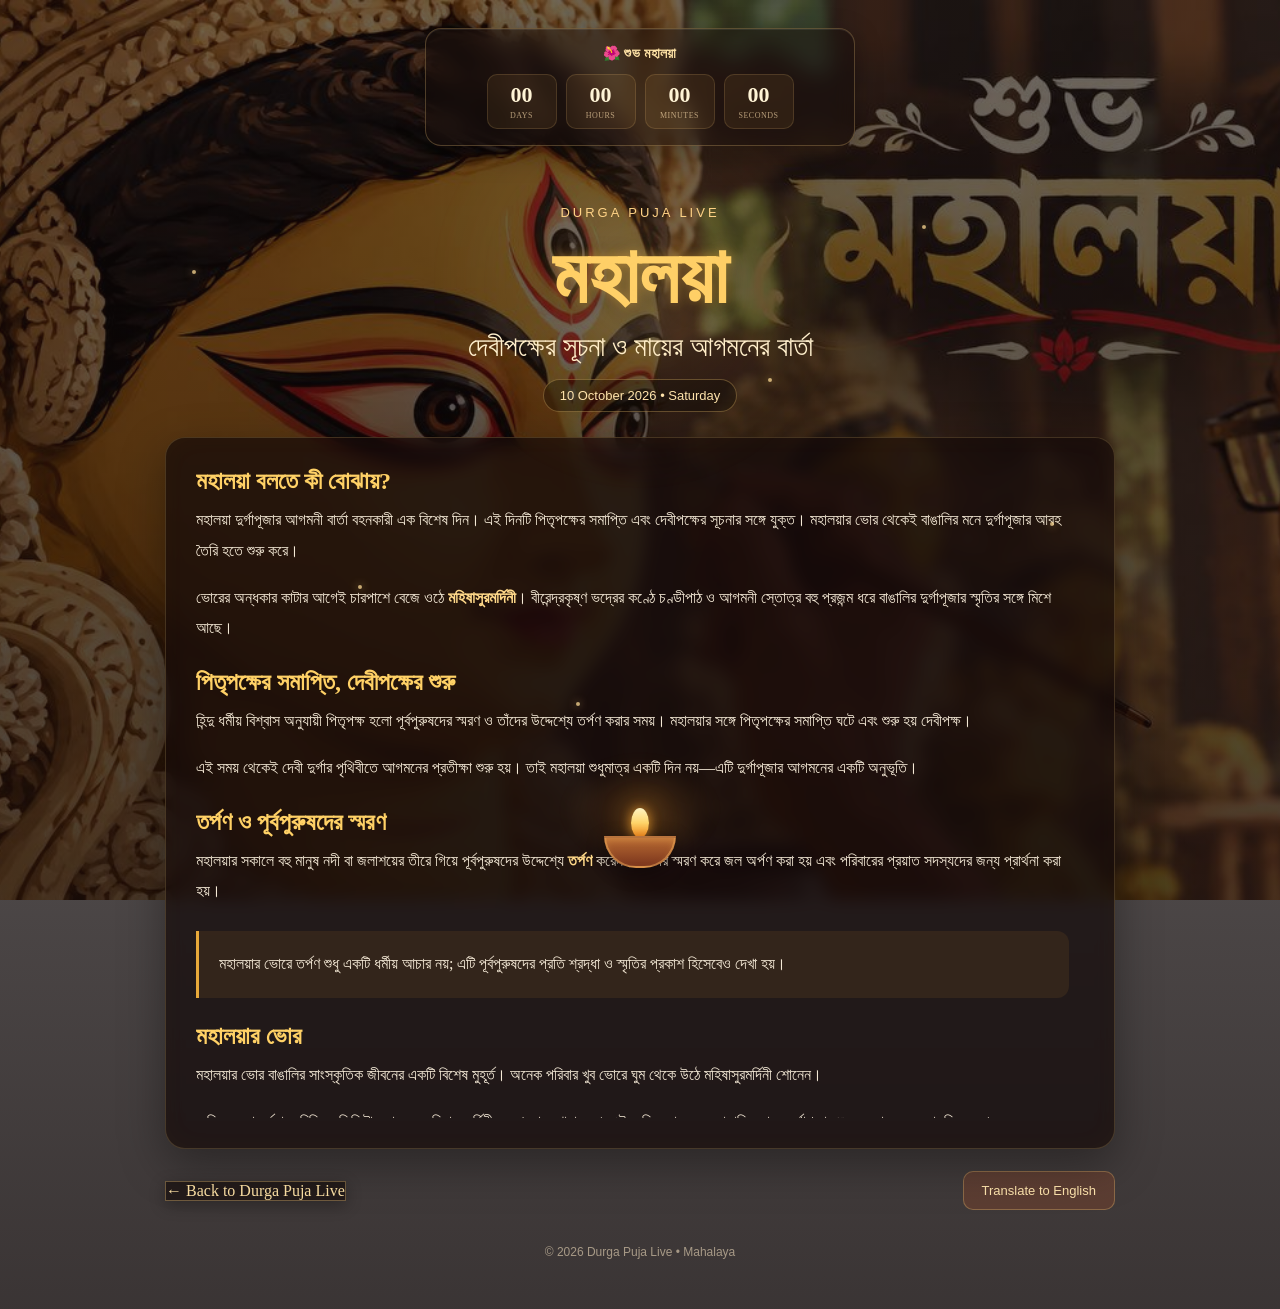
<file: mahalaya.html>
<!DOCTYPE html>
<html lang="bn">
<head>
    <meta charset="UTF-8">
    <meta name="viewport" content="width=device-width, initial-scale=1.0">

    <title>মহালয়া | Durga Puja Live</title>

    <style>
        * {
            box-sizing: border-box;
            margin: 0;
            padding: 0;
        }

        html {
            scroll-behavior: smooth;
        }

        body {
            min-height: 100vh;
            font-family: Georgia, "Noto Serif Bengali", serif;
            color: #fff;

            background:
                linear-gradient(
                    rgba(15, 8, 8, 0.60),
                    rgba(15, 8, 8, 0.82)
                ),
                url("images/mahalaya.jpg") center / cover fixed no-repeat;
        }

        .page-wrapper {
            width: 100%;
            padding: 35px 20px 50px;
        }

        /* TOP SECTION */

        .hero {
            max-width: 1000px;
            margin: 0 auto 25px;
            text-align: center;
        }

        .hero .small-title {
            font-family: Arial, sans-serif;
            font-size: 13px;
            letter-spacing: 3px;
            color: #ffd58a;
            text-transform: uppercase;
            margin-bottom: 12px;
        }

        .hero h1 {
            font-size: clamp(42px, 7vw, 78px);
            color: #ffd166;
            text-shadow:
                0 0 12px rgba(255, 190, 70, 0.45),
                0 4px 20px rgba(0, 0, 0, 0.5);
            margin-bottom: 8px;
        }

        .hero h2 {
            font-size: clamp(18px, 3vw, 28px);
            font-weight: normal;
            color: #fff1d0;
            margin-bottom: 15px;
        }

        .date {
            display: inline-block;
            padding: 8px 16px;
            border-radius: 20px;
            background: rgba(0, 0, 0, 0.35);
            border: 1px solid rgba(255, 210, 120, 0.3);
            color: #ffe6b0;
            font-family: Arial, sans-serif;
            font-size: 13px;
        }

        /* ARTICLE */

        .article-card {
            width: min(950px, 100%);
            margin: 0 auto;
            padding: 30px;
            border-radius: 20px;

            background: rgba(20, 10, 10, 0.72);
            border: 1px solid rgba(255, 210, 120, 0.18);
            box-shadow:
                0 15px 45px rgba(0, 0, 0, 0.35),
                inset 0 0 30px rgba(255, 180, 60, 0.025);

            backdrop-filter: blur(8px);
        }

        .article-content {
            max-height: 650px;
            overflow-y: auto;
            padding-right: 15px;
        }

        .article-content::-webkit-scrollbar {
            width: 7px;
        }

        .article-content::-webkit-scrollbar-track {
            background: rgba(255, 255, 255, 0.05);
            border-radius: 10px;
        }

        .article-content::-webkit-scrollbar-thumb {
            background: rgba(255, 190, 80, 0.45);
            border-radius: 10px;
        }

        .article-content h3 {
            color: #ffd166;
            font-size: 24px;
            margin: 25px 0 10px;
        }

        .article-content h3:first-child {
            margin-top: 0;
        }

        .article-content p {
            color: #f5ead7;
            font-size: 16px;
            line-height: 1.9;
            margin-bottom: 17px;
        }

        .article-content strong {
            color: #ffd98a;
        }

        .info-box {
            margin: 25px 0;
            padding: 18px 20px;
            border-left: 3px solid #e8a93a;
            background: rgba(255, 180, 60, 0.08);
            border-radius: 0 12px 12px 0;
        }

        .info-box p {
            margin: 0;
        }

        /* BUTTONS */

        .bottom-actions {
            max-width: 950px;
            margin: 22px auto 0;
            display: flex;
            justify-content: space-between;
            align-items: center;
            gap: 15px;
            flex-wrap: wrap;
        }

        .action-btn {
            border: 1px solid rgba(255, 210, 120, 0.3);
            background: rgba(0, 0, 0, 0.35);
            color: #ffe5ae;
            padding: 11px 18px;
            border-radius: 10px;
            cursor: pointer;
            text-decoration: none;
            font-family: Arial, sans-serif;
            font-size: 13px;
            transition: 0.2s ease;
        }

        .action-btn:hover {
            background: rgba(255, 190, 70, 0.15);
            transform: translateY(-1px);
        }

        #languageBtn {
            background: rgba(180, 75, 35, 0.25);
        }

        /* FOOTER */

        footer {
            text-align: center;
            margin-top: 35px;
            color: rgba(255, 235, 200, 0.55);
            font-family: Arial, sans-serif;
            font-size: 12px;
        }

        /* MOBILE */

        @media (max-width: 768px) {

            .page-wrapper {
                padding: 25px 12px 35px;
            }

            .hero {
                margin-bottom: 18px;
            }

            .hero .small-title {
                font-size: 10px;
                letter-spacing: 2px;
            }

            .hero h1 {
                font-size: 48px;
            }

            .hero h2 {
                font-size: 18px;
                line-height: 1.4;
            }

            .date {
                font-size: 11px;
            }

            .article-card {
                padding: 20px 16px;
                border-radius: 15px;
            }

            .article-content {
                max-height: 600px;
                padding-right: 8px;
            }

            .article-content h3 {
                font-size: 20px;
            }

            .article-content p {
                font-size: 14px;
                line-height: 1.8;
            }

            .bottom-actions {
                justify-content: center;
            }

            .action-btn {
                font-size: 12px;
                padding: 10px 14px;
            }
        }

        @media (max-width: 400px) {

            .hero h1 {
                font-size: 42px;
            }

            .article-card {
                padding: 17px 13px;
            }

            .article-content p {
                font-size: 13px;
            }
        }
    </style>
    <style>

    /* 🌼 Mahalaya Shiuli Flowers */

    .mahalaya-flower {
        position: fixed;
        width: 22px;
        height: 22px;

        pointer-events: none;
        z-index: 99999;

        transform: scale(var(--flower-size));

        animation: mahalayaFlowerFall 4.5s ease-out forwards;
    }

    .mahalaya-petal {
        position: absolute;

        left: 50%;
        top: 50%;

        width: 9px;
        height: 15px;

        background: #fffaf0;

        border-radius: 70% 70% 65% 65%;

        transform-origin: 50% 100%;

        box-shadow:
            0 0 5px rgba(255, 255, 255, 0.35);
    }

    .mahalaya-flower-center {
        position: absolute;

        left: 50%;
        top: 50%;

        width: 6px;
        height: 6px;

        transform: translate(-50%, -50%);

        background: #f29b38;

        border-radius: 50%;

        box-shadow:
            0 0 5px rgba(242, 155, 56, 0.6);
    }

    @keyframes mahalayaFlowerFall {

        0% {
            opacity: 0;
            transform:
                translate(-50%, -50%)
                scale(var(--flower-size))
                rotate(0deg);
        }

        10% {
            opacity: 1;
        }

        100% {
            opacity: 0;

            transform:
                translate(
                    var(--flower-x),
                    var(--flower-y)
                )
                scale(var(--flower-size))
                rotate(220deg);
        }
    }
    .mahalaya-atmosphere {
    position: fixed;
    inset: 0;
    pointer-events: none;
    z-index: 1;
    overflow: hidden;
}

/* Soft morning light */
.morning-glow {
    position: absolute;
    width: 420px;
    height: 420px;
    left: 50%;
    top: 8%;
    transform: translateX(-50%);

    background: radial-gradient(
        circle,
        rgba(255, 205, 120, 0.16) 0%,
        rgba(255, 180, 80, 0.06) 35%,
        transparent 70%
    );

    filter: blur(8px);

    animation: morningGlow 6s ease-in-out infinite alternate;
}

/* Tiny floating light particles */
.light-particle {
    position: absolute;
    width: 4px;
    height: 4px;

    background: rgba(255, 220, 150, 0.75);
    border-radius: 50%;

    box-shadow:
        0 0 8px rgba(255, 210, 120, 0.65);

    animation: floatingLight 7s ease-in-out infinite;
}

.p1 {
    left: 15%;
    top: 30%;
    animation-delay: 0s;
}

.p2 {
    left: 28%;
    top: 65%;
    animation-delay: 1.2s;
}

.p3 {
    left: 72%;
    top: 25%;
    animation-delay: 2s;
}

.p4 {
    left: 82%;
    top: 58%;
    animation-delay: 3.1s;
}

.p5 {
    left: 45%;
    top: 78%;
    animation-delay: 1.7s;
}

.p6 {
    left: 60%;
    top: 42%;
    animation-delay: 4s;
}

@keyframes morningGlow {
    from {
        opacity: 0.55;
        transform: translateX(-50%) scale(0.92);
    }

    to {
        opacity: 1;
        transform: translateX(-50%) scale(1.08);
    }
}

@keyframes floatingLight {
    0% {
        opacity: 0;
        transform: translateY(20px) scale(0.7);
    }

    30% {
        opacity: 0.8;
    }

    70% {
        opacity: 0.45;
    }

    100% {
        opacity: 0;
        transform: translateY(-80px) scale(1.1);
    }
}

.mahalaya-diya {
    position: fixed;
    left: 50%;
    bottom: 28px;
    width: 90px;
    height: 75px;
    transform: translateX(-50%);
    z-index: 5;
    pointer-events: none;
}

.diya-bowl {
    position: absolute;
    left: 50%;
    bottom: 4px;
    width: 72px;
    height: 32px;
    transform: translateX(-50%);
    background: linear-gradient(to bottom, #b86b32, #7b351d);
    border-radius: 0 0 45px 45px;
    border: 2px solid rgba(255, 190, 100, 0.45);
    box-shadow:
        0 5px 18px rgba(0, 0, 0, 0.45),
        inset 0 3px 6px rgba(255, 190, 100, 0.25);
}

.diya-flame {
    position: absolute;
    left: 50%;
    bottom: 34px;
    width: 18px;
    height: 30px;
    transform: translateX(-50%);
    background: linear-gradient(to top, #ff8a18, #ffd56a, #fff4c2);
    border-radius: 50%;
    transform-origin: bottom center;
    box-shadow:
        0 0 12px rgba(255, 170, 50, 0.8),
        0 0 30px rgba(255, 150, 30, 0.45);
    animation: diyaFlame 1.2s ease-in-out infinite alternate;
}

.diya-glow {
    position: absolute;
    left: 50%;
    bottom: 12px;
    width: 150px;
    height: 100px;
    transform: translateX(-50%);
    background: radial-gradient(
        ellipse,
        rgba(255, 170, 60, 0.20),
        transparent 70%
    );
    filter: blur(8px);
    z-index: -1;
    animation: diyaGlow 2.5s ease-in-out infinite alternate;
}

@keyframes diyaFlame {
    0% {
        transform: translateX(-50%) scaleX(0.88) rotate(-3deg);
    }

    100% {
        transform: translateX(-50%) scaleX(0.95) rotate(3deg);
    }
}

@keyframes diyaGlow {
    from {
        opacity: 0.55;
        transform: translateX(-50%) scale(0.9);
    }

    to {
        opacity: 1;
        transform: translateX(-50%) scale(1.08);
    }
}
 /* ⏳ Mahalaya Countdown */

.mahalaya-countdown {
    position: relative;
    width: min(430px, calc(100% - 30px));
    margin: 28px auto 24px;
    padding: 16px 18px;

    background: rgba(20, 12, 10, 0.45);
    border: 1px solid rgba(255, 210, 130, 0.25);
    border-radius: 16px;

    backdrop-filter: blur(10px);
    -webkit-backdrop-filter: blur(10px);

    box-shadow:
        0 8px 28px rgba(0, 0, 0, 0.28),
        inset 0 1px 0 rgba(255, 255, 255, 0.08);

    text-align: center;
    z-index: 10;
}

.countdown-title {
    color: #ffe3a6;
    font-size: 14px;
    font-weight: 600;
    letter-spacing: 0.4px;
    margin-bottom: 12px;
}

.countdown-time {
    display: flex;
    justify-content: center;
    align-items: center;
    gap: 9px;
}

.countdown-time > div {
    min-width: 70px;
    padding: 8px 6px;

    background: rgba(255, 190, 90, 0.08);
    border: 1px solid rgba(255, 210, 130, 0.15);
    border-radius: 10px;
}

.countdown-time span {
    display: block;
    color: #fff4d6;
    font-size: 22px;
    font-weight: 700;
    line-height: 1.1;
}

.countdown-time small {
    display: block;
    margin-top: 4px;

    color: rgba(255, 225, 175, 0.65);
    font-size: 8px;
    text-transform: uppercase;
    letter-spacing: 0.5px;
}
/* 🌺 Mahalaya Title Glow */

.mahalaya-title {
    color: #ffe7b0;

    text-shadow:
        0 0 6px rgba(255, 210, 120, 0.45),
        0 0 18px rgba(255, 170, 60, 0.28),
        0 0 35px rgba(255, 140, 40, 0.16);

    animation: mahalayaTitleGlow 3s ease-in-out infinite alternate;
}

@keyframes mahalayaTitleGlow {
    from {
        text-shadow:
            0 0 6px rgba(255, 210, 120, 0.40),
            0 0 18px rgba(255, 170, 60, 0.22),
            0 0 30px rgba(255, 140, 40, 0.12);
    }

    to {
        text-shadow:
            0 0 10px rgba(255, 220, 140, 0.75),
            0 0 25px rgba(255, 180, 70, 0.42),
            0 0 45px rgba(255, 140, 40, 0.20);
    }
}
#mahalayaBackLink {
    color: #ffe3a6 !important;
    background: rgba(20, 12, 10, 0.65) !important;
    border: 1px solid rgba(255, 210, 130, 0.35) !important;
    box-shadow: 0 4px 16px rgba(0, 0, 0, 0.30);
    text-decoration: none;
}

#mahalayaBackLink:hover {
    color: #fff0c7 !important;
    background: rgba(70, 38, 20, 0.75) !important;
    border-color: rgba(255, 210, 130, 0.60) !important;
}
</style>
</head>

<body>

    <div class="mahalaya-atmosphere">
    <div class="morning-glow"></div>

    <div class="light-particle p1"></div>
    <div class="light-particle p2"></div>
    <div class="light-particle p3"></div>
    <div class="light-particle p4"></div>
    <div class="light-particle p5"></div>
    <div class="light-particle p6"></div>
</div>
  <!-- 🪔 Mahalaya Diya -->
<div class="mahalaya-diya">
    <div class="diya-flame"></div>
    <div class="diya-bowl"></div>
    <div class="diya-glow"></div>
</div>
<!-- ⏳ Mahalaya Countdown -->

<div class="mahalaya-countdown">
    <div class="countdown-title">
        🌺 মহালয়ার অপেক্ষায়
    </div>

    <div class="countdown-time">
        <div>
            <span id="countDays">00</span>
            <small>Days</small>
        </div>

        <div>
            <span id="countHours">00</span>
            <small>Hours</small>
        </div>

        <div>
            <span id="countMinutes">00</span>
            <small>Minutes</small>
        </div>

        <div>
            <span id="countSeconds">00</span>
            <small>Seconds</small>
        </div>
    </div>
</div>
<div class="page-wrapper">

    <!-- HERO -->

    <section class="hero">

        <div class="small-title">
            Durga Puja Live
        </div>

       <h1 class="mahalaya-title">মহালয়া</h1>

        <h2>দেবীপক্ষের সূচনা ও মায়ের আগমনের বার্তা</h2>

        <div class="date">
            10 October 2026 • Saturday
        </div>

    </section>


    <!-- ARTICLE -->

    <main class="article-card">

        <div class="article-content" id="bengaliContent">

            <h3>মহালয়া বলতে কী বোঝায়?</h3>

            <p>
                মহালয়া দুর্গাপূজার আগমনী বার্তা বহনকারী এক বিশেষ দিন।
                এই দিনটি পিতৃপক্ষের সমাপ্তি এবং দেবীপক্ষের সূচনার সঙ্গে
                যুক্ত। মহালয়ার ভোর থেকেই বাঙালির মনে দুর্গাপূজার
                আবহ তৈরি হতে শুরু করে।
            </p>

            <p>
                ভোরের অন্ধকার কাটার আগেই চারপাশে বেজে ওঠে
                <strong>মহিষাসুরমর্দিনী</strong>। বীরেন্দ্রকৃষ্ণ ভদ্রের
                কণ্ঠে চণ্ডীপাঠ ও আগমনী স্তোত্র বহু প্রজন্ম ধরে
                বাঙালির দুর্গাপূজার স্মৃতির সঙ্গে মিশে আছে।
            </p>


            <h3>পিতৃপক্ষের সমাপ্তি, দেবীপক্ষের শুরু</h3>

            <p>
                হিন্দু ধর্মীয় বিশ্বাস অনুযায়ী পিতৃপক্ষ হলো পূর্বপুরুষদের
                স্মরণ ও তাঁদের উদ্দেশ্যে তর্পণ করার সময়। মহালয়ার সঙ্গে
                পিতৃপক্ষের সমাপ্তি ঘটে এবং শুরু হয় দেবীপক্ষ।
            </p>

            <p>
                এই সময় থেকেই দেবী দুর্গার পৃথিবীতে আগমনের প্রতীক্ষা
                শুরু হয়। তাই মহালয়া শুধুমাত্র একটি দিন নয়—এটি
                দুর্গাপূজার আগমনের একটি অনুভূতি।
            </p>


            <h3>তর্পণ ও পূর্বপুরুষদের স্মরণ</h3>

            <p>
                মহালয়ার সকালে বহু মানুষ নদী বা জলাশয়ের তীরে গিয়ে
                পূর্বপুরুষদের উদ্দেশ্যে <strong>তর্পণ</strong> করেন।
                তাঁদের স্মরণ করে জল অর্পণ করা হয় এবং পরিবারের
                প্রয়াত সদস্যদের জন্য প্রার্থনা করা হয়।
            </p>

            <div class="info-box">
                <p>
                    মহালয়ার ভোরে তর্পণ শুধু একটি ধর্মীয় আচার নয়;
                    এটি পূর্বপুরুষদের প্রতি শ্রদ্ধা ও স্মৃতির
                    প্রকাশ হিসেবেও দেখা হয়।
                </p>
            </div>


            <h3>মহালয়ার ভোর</h3>

            <p>
                মহালয়ার ভোর বাঙালির সাংস্কৃতিক জীবনের একটি বিশেষ
                মুহূর্ত। অনেক পরিবার খুব ভোরে ঘুম থেকে উঠে
                মহিষাসুরমর্দিনী শোনেন।
            </p>

            <p>
                রেডিওতে বা বর্তমানে বিভিন্ন ডিজিটাল মাধ্যমে
                মহিষাসুরমর্দিনীর সম্প্রচার শোনা হয়। এই অভিজ্ঞতা
                অনেক বাঙালির কাছে দুর্গাপূজার শুরু হওয়ার সঙ্গে
                সরাসরি যুক্ত।
            </p>


            <h3>অকাল বোধন</h3>

            <p>
                মহালয়ার সঙ্গে দেবী দুর্গার বোধনের ধারণাটিও
                বিভিন্নভাবে যুক্ত হয়ে আছে। প্রচলিত কাহিনি অনুযায়ী,
                শ্রীরামচন্দ্র রাবণের বিরুদ্ধে যুদ্ধের আগে শরৎকালে
                দেবী দুর্গার আরাধনা করেছিলেন।
            </p>

            <p>
                প্রচলিত সময়ের বাইরে দেবীর আরাধনা করা হয়েছিল বলে
                এই পূজাকে <strong>অকাল বোধন</strong> বলা হয়।
                পরবর্তীকালে শরৎকালের দুর্গাপূজার সঙ্গে এই কাহিনি
                গভীরভাবে যুক্ত হয়ে যায়।
            </p>


            <h3>কেন বলা হয় ‘অকাল বোধন’?</h3>

            <p>
                ‘অকাল’ অর্থ নির্ধারিত সময়ের বাইরে এবং ‘বোধন’ অর্থ
                দেবীকে জাগ্রত বা আহ্বান করা। তাই শরৎকালে দেবীর
                এই বিশেষ আহ্বানকে অকাল বোধন বলা হয়।
            </p>


            <h3>মহালয়া ও প্রতিমার চোখ আঁকা</h3>

            <p>
                বাংলার প্রতিমা নির্মাণের ঐতিহ্যের সঙ্গে মহালয়ার
                একটি বিশেষ সাংস্কৃতিক সম্পর্ক রয়েছে। অনেক শিল্পী
                মহালয়ার কাছাকাছি সময়ে দেবীর প্রতিমায়
                <strong>চক্ষুদান</strong> বা চোখ আঁকার কাজ সম্পন্ন করেন।
            </p>

            <p>
                প্রতিমার চোখ আঁকার মুহূর্তকে অত্যন্ত গুরুত্বপূর্ণ
                বলে মনে করা হয়। শিল্পীর তুলির শেষ স্পর্শে প্রতিমার
                মুখ যেন জীবন্ত হয়ে ওঠে—এই অনুভূতিই চক্ষুদানের
                সাংস্কৃতিক তাৎপর্যকে বিশেষ করে তোলে।
            </p>


            <h3>দেবীর নয়টি রূপ</h3>

            <p>
                দেবী দুর্গার বিভিন্ন রূপের মধ্যে নবরাত্রির
                নয়টি রূপ বিশেষভাবে পরিচিত। এই নয়টি রূপকে
                একত্রে <strong>নবদুর্গা</strong> বলা হয়।
            </p>

            <p>
                শৈলপুত্রী, ব্রহ্মচারিণী, চন্দ্রঘণ্টা, কুষ্মাণ্ডা,
                স্কন্দমাতা, কাত্যায়নী, কালরাত্রি, মহাগৌরী এবং
                সিদ্ধিদাত্রী—এই নয় রূপ দেবীর বিভিন্ন শক্তি ও
                বৈশিষ্ট্যের প্রতীক হিসেবে বিবেচিত।
            </p>


            <h3>দানবীর কর্ণ ও মহালয়া</h3>

            <p>
                মহালয়া সম্পর্কে কিছু প্রচলিত লোককথায় মহাভারতের
                দানবীর কর্ণের কাহিনিও উল্লেখ করা হয়। একটি
                প্রচলিত ব্যাখ্যায় বলা হয়, কর্ণ জীবিত অবস্থায়
                প্রচুর দান করলেও পূর্বপুরুষদের উদ্দেশ্যে
                খাদ্য অর্পণের সুযোগ পাননি।
            </p>

            <p>
                মৃত্যুর পর সেই অভিজ্ঞতার সঙ্গে যুক্ত হয়ে
                পূর্বপুরুষদের উদ্দেশ্যে দান ও তর্পণের গুরুত্ব
                বোঝানোর একটি লোকবিশ্বাস তৈরি হয়েছে। এটি
                একটি প্রচলিত পৌরাণিক ব্যাখ্যা; মহালয়ার
                ঐতিহাসিক অর্থ ব্যাখ্যা করার একমাত্র সূত্র নয়।
            </p>


            <h3>মহালয়ার অনুভূতি</h3>

            <p>
                মহালয়া এলেই বাঙালির মনে যেন একটি পরিচিত
                পরিবর্তন শুরু হয়। শরতের আকাশ, কাশফুল,
                শিউলির গন্ধ এবং ভোরের মহিষাসুরমর্দিনী—
                সবকিছু মিলিয়ে দুর্গাপূজার অপেক্ষা আরও গভীর হয়ে ওঠে।
            </p>

            <p>
                তাই মহালয়া শুধুমাত্র একটি ধর্মীয় দিন নয়।
                এটি স্মৃতি, সংস্কৃতি, পরিবার, পূর্বপুরুষদের
                প্রতি শ্রদ্ধা এবং দেবী দুর্গার আগমনের
                আনন্দ—সবকিছুর সঙ্গে জড়িয়ে থাকা একটি
                বিশেষ বাঙালি অনুভূতি।
            </p>


            <h3>মহালয়ার মূল তথ্য</h3>

            <div class="info-box">

                <p>
                    <strong>তারিখ:</strong> ১০ অক্টোবর ২০২৬
                </p>

                <p>
                    <strong>বার:</strong> শনিবার
                </p>

                <p>
                    <strong>মূল তাৎপর্য:</strong>
                    পিতৃপক্ষের সমাপ্তি ও দেবীপক্ষের সূচনা
                </p>

                <p>
                    <strong>বিশেষ আচার:</strong>
                    তর্পণ ও পূর্বপুরুষদের স্মরণ
                </p>

                <p>
                    <strong>সাংস্কৃতিক ঐতিহ্য:</strong>
                    মহিষাসুরমর্দিনী ও চণ্ডীপাঠ
                </p>

            </div>

        </div>


        <!-- ENGLISH VERSION -->

        <div class="article-content" id="englishContent" style="display:none;">

            <h3>What is Mahalaya?</h3>

            <p>
                Mahalaya is a special day associated with the arrival
                of Durga Puja. It marks the end of Pitru Paksha and
                the beginning of Devi Paksha. From the dawn of Mahalaya,
                the festive atmosphere of Durga Puja begins to appear
                in Bengali homes.
            </p>

            <p>
                Before sunrise, many Bengali households traditionally
                listen to <strong>Mahishasura Mardini</strong>,
                including Chandipath and devotional recitations.
                The voice of Birendra Krishna Bhadra has become deeply
                connected with the cultural memory of Durga Puja.
            </p>


            <h3>End of Pitru Paksha, Beginning of Devi Paksha</h3>

            <p>
                According to Hindu traditions, Pitru Paksha is a period
                dedicated to remembering ancestors and offering
                tarpan to them. Mahalaya marks the end of this period
                and the beginning of Devi Paksha.
            </p>

            <p>
                It is also associated with the beginning of the
                anticipation of Goddess Durga's arrival on Earth.
                Therefore, Mahalaya is more than just a single day;
                it represents the emotional beginning of Durga Puja.
            </p>


            <h3>Remembering the Ancestors</h3>

            <p>
                On the morning of Mahalaya, many people visit rivers
                or other bodies of water to perform <strong>tarpan</strong>
                for their ancestors. Water is offered while prayers
                are made in memory of departed family members.
            </p>

            <div class="info-box">
                <p>
                    Tarpan on Mahalaya is regarded not only as a
                    religious ritual but also as an expression of
                    respect and remembrance for one's ancestors.
                </p>
            </div>


            <h3>The Dawn of Mahalaya</h3>

            <p>
                The dawn of Mahalaya holds a special place in Bengali
                cultural life. Many families traditionally wake up
                early in the morning to listen to Mahishasura Mardini.
            </p>

            <p>
                The broadcast is now available through radio as well
                as digital platforms. For many Bengali families,
                listening to it is directly associated with the
                beginning of the Durga Puja season.
            </p>


            <h3>Akal Bodhan</h3>

            <p>
                Mahalaya is also culturally connected with the idea
                of the awakening of Goddess Durga. According to a
                popular traditional story, Lord Rama worshipped
                Goddess Durga before fighting Ravana.
            </p>

            <p>
                Since this worship was performed outside the
                traditionally prescribed period, it became known as
                <strong>Akal Bodhan</strong>, meaning the awakening
                of the Goddess at an unusual time.
            </p>


            <h3>Why is it Called Akal Bodhan?</h3>

            <p>
                The word "Akal" refers to a time outside the usual
                period, while "Bodhan" refers to awakening or invoking
                the Goddess. Thus, the autumn invocation of the Goddess
                became known as Akal Bodhan.
            </p>


            <h3>Mahalaya and the Eyes of the Idol</h3>

            <p>
                Mahalaya has a special cultural connection with the
                traditional art of idol-making in Bengal. Many artists
                complete the painting of the eyes of Goddess Durga,
                known as <strong>Chokkhu Daan</strong>, around this time.
            </p>

            <p>
                The painting of the eyes is considered an important
                moment in the creation of the idol. The final stroke
                of the artist's brush is traditionally seen as giving
                the idol a sense of life and presence.
            </p>


            <h3>The Nine Forms of the Goddess</h3>

            <p>
                Among the various forms of Goddess Durga, the nine
                forms associated with Navratri are particularly well
                known. Together they are called <strong>Navadurga</strong>.
            </p>

            <p>
                Shailaputri, Brahmacharini, Chandraghanta, Kushmanda,
                Skandamata, Katyayani, Kalaratri, Mahagauri and
                Siddhidatri represent different aspects and forms
                of the Goddess.
            </p>


            <h3>Karna and Mahalaya</h3>

            <p>
                Some traditional folk interpretations of Mahalaya
                also mention the story of Karna from the Mahabharata.
                One popular interpretation says that although Karna
                was known for giving generously during his lifetime,
                he did not have the opportunity to offer food to
                his ancestors.
            </p>

            <p>
                The story became associated with the importance of
                offerings and remembrance of ancestors. This is a
                traditional mythological interpretation and is not
                the only historical explanation of Mahalaya.
            </p>


            <h3>The Feeling of Mahalaya</h3>

            <p>
                When Mahalaya arrives, a familiar change can be felt
                throughout Bengal. The autumn sky, kash flowers,
                the fragrance of shiuli flowers and the sound of
                Mahishasura Mardini together create a strong feeling
                that Durga Puja is approaching.
            </p>

            <p>
                Mahalaya is therefore not only a religious occasion.
                It is also connected with memory, culture, family,
                respect for ancestors and the joyful anticipation
                of Goddess Durga's arrival.
            </p>


            <h3>Key Information</h3>

            <div class="info-box">

                <p>
                    <strong>Date:</strong> 10 October 2026
                </p>

                <p>
                    <strong>Day:</strong> Saturday
                </p>

                <p>
                    <strong>Significance:</strong>
                    End of Pitru Paksha and beginning of Devi Paksha
                </p>

                <p>
                    <strong>Main Ritual:</strong>
                    Tarpan and remembrance of ancestors
                </p>

                <p>
                    <strong>Cultural Tradition:</strong>
                    Mahishasura Mardini and Chandipath
                </p>

            </div>

        </div>

    </main>


    <!-- BUTTONS -->

    <div class="bottom-actions">

      <a href="#" id="mahalayaBackLink">← Back to Durga Puja Live</a>

        <button class="action-btn" id="languageBtn">
            Translate to English
        </button>

    </div>


    <footer>
        © 2026 Durga Puja Live • Mahalaya
    </footer>

</div>


<script>

    const languageBtn = document.getElementById("languageBtn");
    const bengaliContent = document.getElementById("bengaliContent");
    const englishContent = document.getElementById("englishContent");

    let englishMode = false;

    languageBtn.addEventListener("click", function () {

        englishMode = !englishMode;

        if (englishMode) {

            bengaliContent.style.display = "none";
            englishContent.style.display = "block";

            languageBtn.textContent = "বাংলায় দেখুন";

            window.scrollTo({
                top: 0,
                behavior: "smooth"
            });

        } else {

            englishContent.style.display = "none";
            bengaliContent.style.display = "block";

            languageBtn.textContent = "Translate to English";

            window.scrollTo({
                top: 0,
                behavior: "smooth"
            });
        }

    });

</script>
<script>
    // 🌼 Falling Shiuli Flower Effect

    document.addEventListener("click", function (event) {

        // Button/link click হলে flower effect না দেখানো
        if (event.target.closest("button, a")) {
            return;
        }

        const flowerCount = 10;

        for (let i = 0; i < flowerCount; i++) {

            setTimeout(function () {

                const flower = document.createElement("div");
                flower.className = "mahalaya-flower";

                // 5 petals
                for (let j = 0; j < 5; j++) {

                    const petal = document.createElement("span");
                    petal.className = "mahalaya-petal";

                    petal.style.transform =
                        `rotate(${j * 72}deg) translateY(-7px)`;

                    flower.appendChild(petal);
                }

                // Orange center
                const center = document.createElement("span");
                center.className = "mahalaya-flower-center";

                flower.appendChild(center);

                // Starting position
                flower.style.left = event.clientX + "px";
                flower.style.top = event.clientY + "px";

                // Random movement
                const moveX =
                    (Math.random() - 0.5) * 220;

                const moveY =
                    120 + Math.random() * 180;

                flower.style.setProperty("--flower-x", moveX + "px");
                flower.style.setProperty("--flower-y", moveY + "px");

                const size =
                    0.8 + Math.random() * 0.35;

                flower.style.setProperty("--flower-size", size);

                document.body.appendChild(flower);

                // Remove after animation
                setTimeout(function () {
                    flower.remove();
                }, 4500);

            }, i * 120);
        }
    });
</script>
<script>
    // ⏳ Mahalaya Countdown — 10 October 2026

    const mahalayaDate = new Date(2026, 9, 10, 0, 0, 0).getTime();

    function updateMahalayaCountdown() {

        const now = new Date().getTime();
        const distance = mahalayaDate - now;

        if (distance <= 0) {
            document.getElementById("countDays").textContent = "00";
            document.getElementById("countHours").textContent = "00";
            document.getElementById("countMinutes").textContent = "00";
            document.getElementById("countSeconds").textContent = "00";

            document.querySelector(".countdown-title").textContent =
                "🌺 শুভ মহালয়া";

            return;
        }

        const days = Math.floor(
            distance / (1000 * 60 * 60 * 24)
        );

        const hours = Math.floor(
            (distance / (1000 * 60 * 60)) % 24
        );

        const minutes = Math.floor(
            (distance / (1000 * 60)) % 60
        );

        const seconds = Math.floor(
            (distance / 1000) % 60
        );

        document.getElementById("countDays").textContent =
            String(days).padStart(2, "0");

        document.getElementById("countHours").textContent =
            String(hours).padStart(2, "0");

        document.getElementById("countMinutes").textContent =
            String(minutes).padStart(2, "0");

        document.getElementById("countSeconds").textContent =
            String(seconds).padStart(2, "0");
    }

    updateMahalayaCountdown();

    setInterval(updateMahalayaCountdown, 1000);
</script>
<script>
    const mahalayaBackLink = document.getElementById("mahalayaBackLink");

    if (mahalayaBackLink) {
        mahalayaBackLink.addEventListener("click", function (event) {
            event.preventDefault();

            if (window.parent !== window) {
                window.parent.postMessage(
                    { type: "closeMahalaya" },
                    "*"
                );
            } else {
                window.location.href = "index.html";
            }
        });
    }
</script>
</body>
</html>
</file>
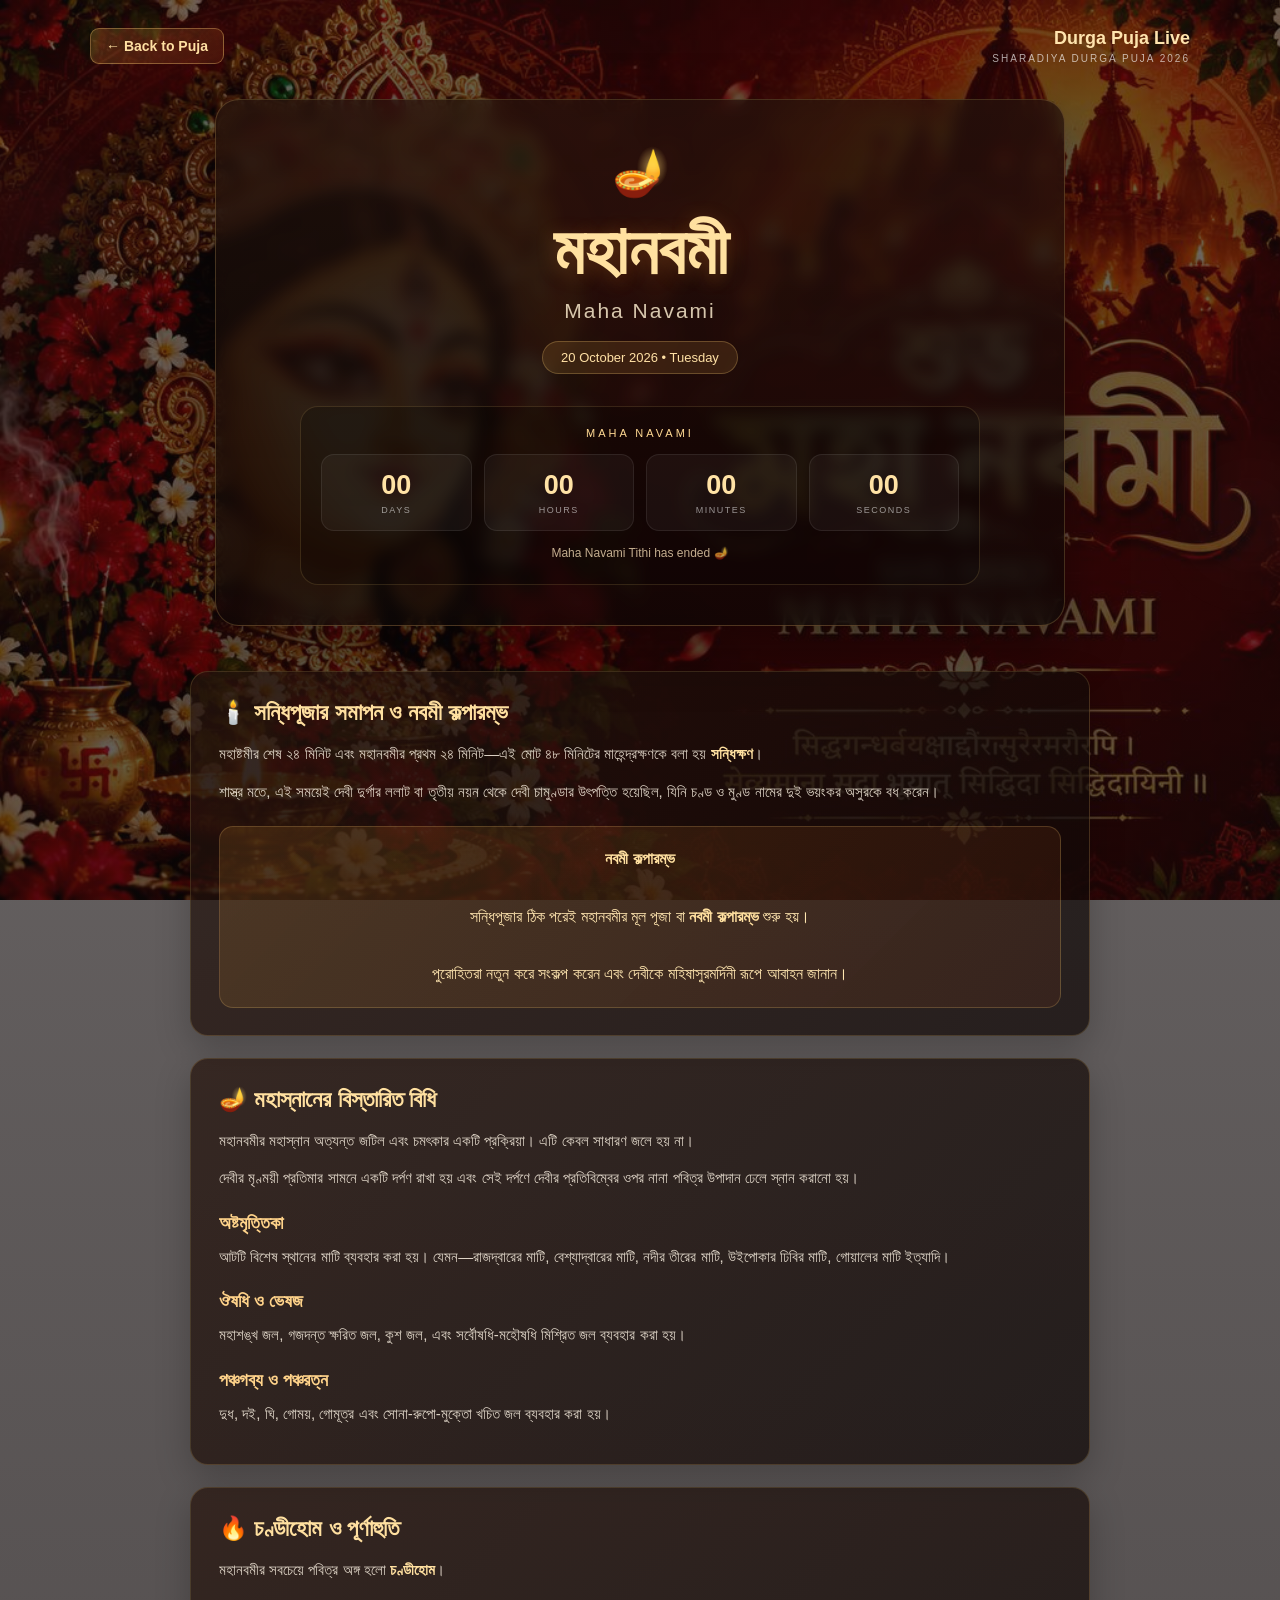
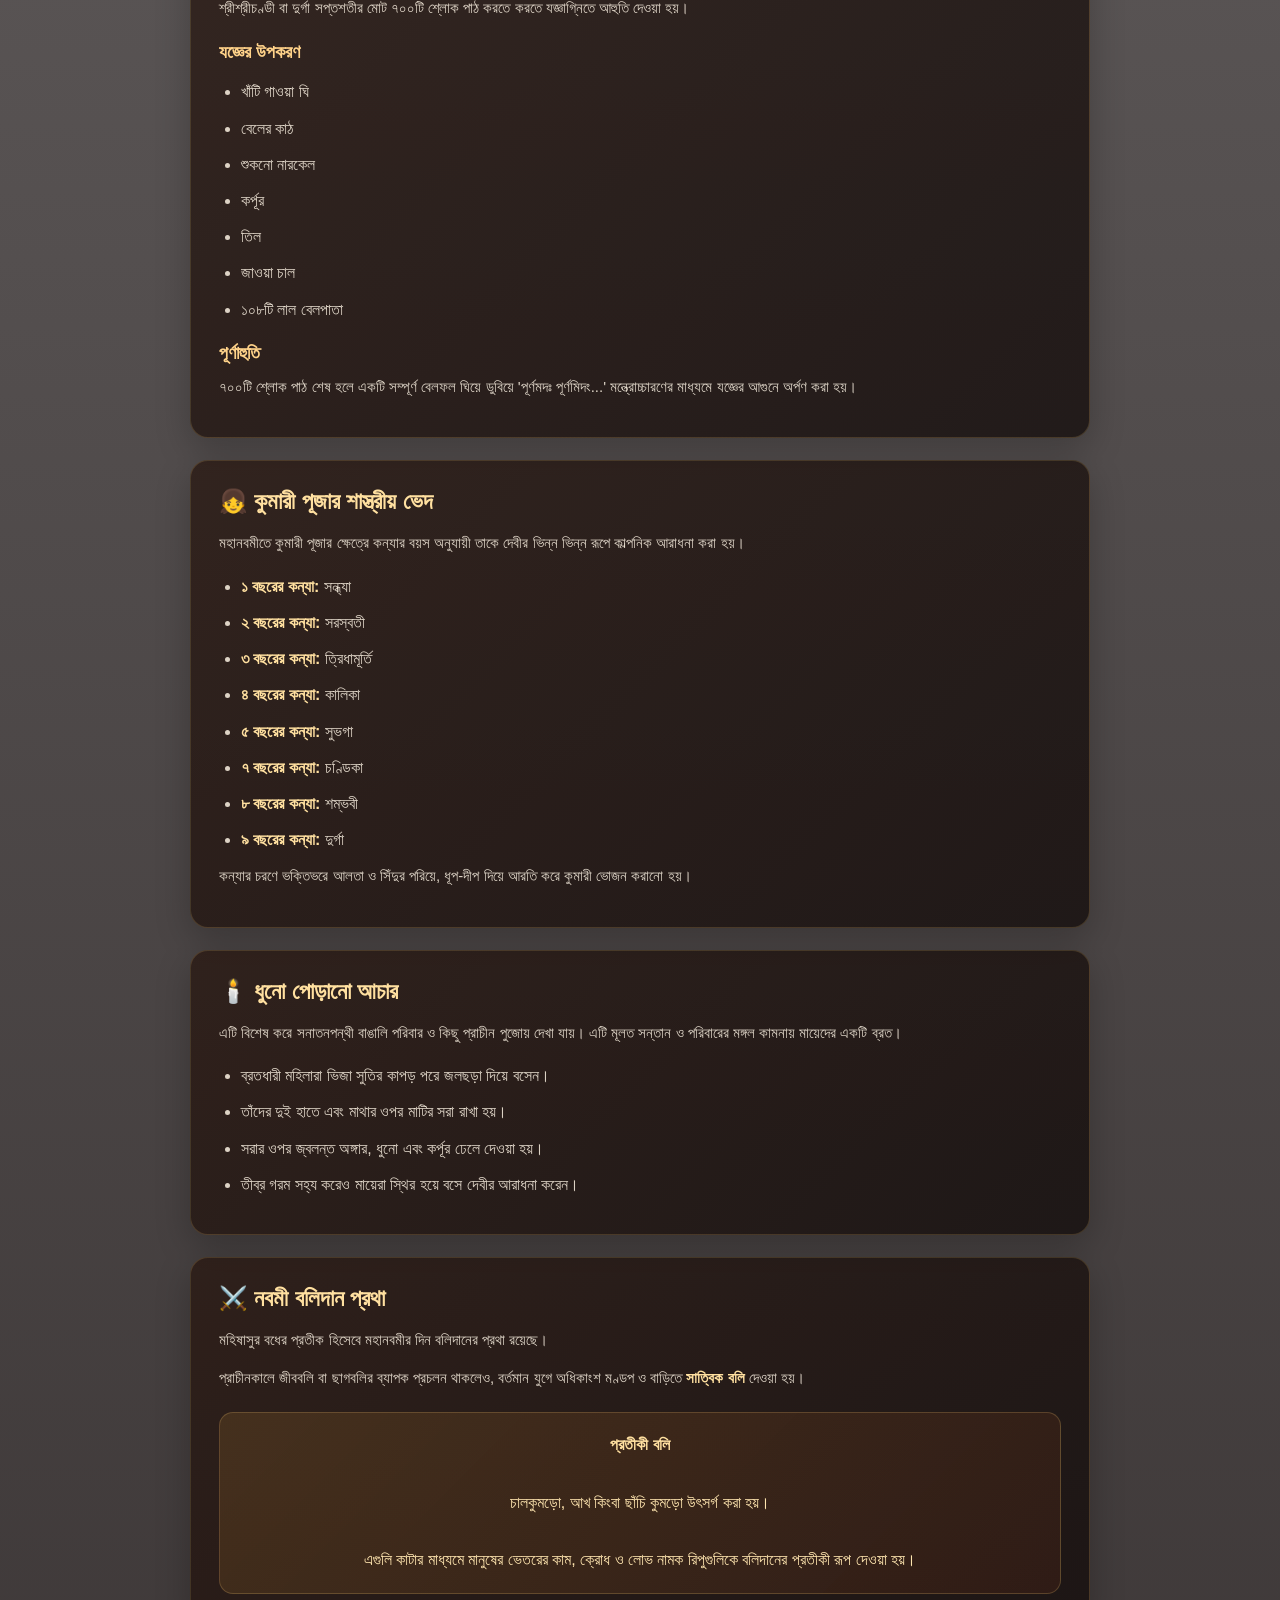
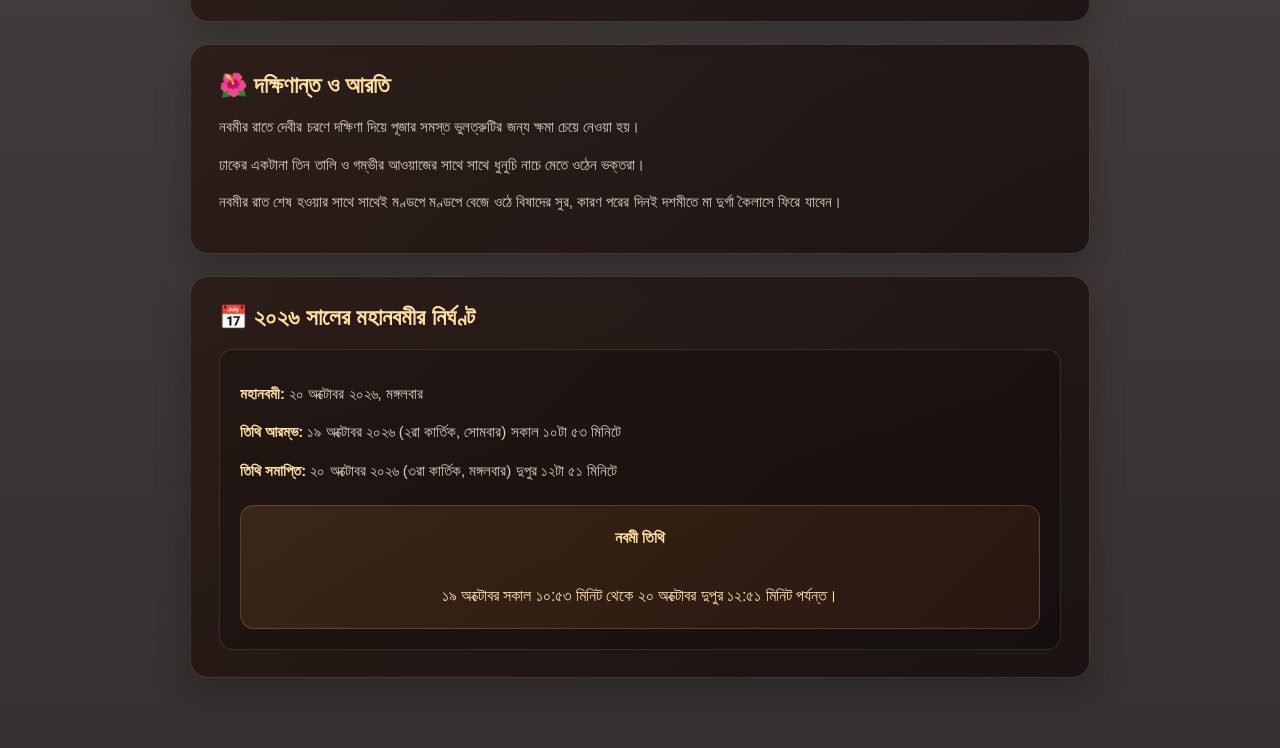
<file: navami.html>
<!DOCTYPE html>
<html lang="bn">

<head>
    <meta charset="UTF-8">

    <meta name="viewport"
          content="width=device-width, initial-scale=1.0">

    <title>মহা নবমী | Durga Puja Live</title>

    <style>

        * {
            box-sizing: border-box;
        }

        html {
            scroll-behavior: smooth;
        }

        body {
            margin: 0;
            min-height: 100vh;

            font-family:
                "Noto Sans Bengali",
                "Nirmala UI",
                Arial,
                sans-serif;

            color: #fff;

            background:
                linear-gradient(
                    rgba(15, 8, 8, 0.60),
                    rgba(15, 8, 8, 0.84)
                ),
                url("images/navami.jpg")
                center / cover fixed no-repeat;

            overflow-x: hidden;
        }


        /* =========================
           SMOKE
        ========================= */

        .smoke {
            position: fixed;

            width: 220px;
            height: 220px;

            border-radius: 50%;

            background:
                radial-gradient(
                    circle,
                    rgba(255,255,255,0.08),
                    transparent 70%
                );

            filter: blur(25px);

            pointer-events: none;

            opacity: 0.35;

            animation:
                smokeMove 10s ease-in-out infinite alternate;

            z-index: 0;
        }

        .smoke-1 {
            top: 12%;
            left: -70px;
        }

        .smoke-2 {
            top: 45%;
            right: -80px;
            animation-delay: 2s;
        }

        .smoke-3 {
            bottom: -70px;
            left: 35%;
            animation-delay: 4s;
        }

        @keyframes smokeMove {

            from {
                transform:
                    translate(0, 0)
                    scale(1);
            }

            to {
                transform:
                    translate(50px, -30px)
                    scale(1.25);
            }
        }


        /* =========================
           FLOWERS
        ========================= */

        .flowers {
            position: fixed;
            inset: 0;

            pointer-events: none;
            overflow: hidden;

            z-index: 1;
        }

        .flower {
            position: absolute;

            font-size: 19px;

            opacity: 0;

            animation:
                flowerFall linear infinite;
        }

        .flower:nth-child(1) {
            left: 5%;
            animation-duration: 9s;
            animation-delay: 0s;
        }

        .flower:nth-child(2) {
            left: 12%;
            animation-duration: 11s;
            animation-delay: 2s;
        }

        .flower:nth-child(3) {
            left: 20%;
            animation-duration: 8s;
            animation-delay: 4s;
        }

        .flower:nth-child(4) {
            left: 29%;
            animation-duration: 12s;
            animation-delay: 1s;
        }

        .flower:nth-child(5) {
            left: 38%;
            animation-duration: 10s;
            animation-delay: 5s;
        }

        .flower:nth-child(6) {
            left: 47%;
            animation-duration: 9s;
            animation-delay: 3s;
        }

        .flower:nth-child(7) {
            left: 56%;
            animation-duration: 12s;
            animation-delay: 0s;
        }

        .flower:nth-child(8) {
            left: 64%;
            animation-duration: 10s;
            animation-delay: 4s;
        }

        .flower:nth-child(9) {
            left: 72%;
            animation-duration: 8s;
            animation-delay: 2s;
        }

        .flower:nth-child(10) {
            left: 80%;
            animation-duration: 11s;
            animation-delay: 5s;
        }

        .flower:nth-child(11) {
            left: 88%;
            animation-duration: 9s;
            animation-delay: 1s;
        }

        .flower:nth-child(12) {
            left: 95%;
            animation-duration: 12s;
            animation-delay: 3s;
        }

        @keyframes flowerFall {

            0% {
                top: -30px;
                opacity: 0;

                transform:
                    rotate(0deg)
                    translateX(0);
            }

            15% {
                opacity: 0.75;
            }

            85% {
                opacity: 0.75;
            }

            100% {
                top: 105%;
                opacity: 0;

                transform:
                    rotate(360deg)
                    translateX(45px);
            }
        }


        /* =========================
           PAGE
        ========================= */

        .page {
            position: relative;

            z-index: 2;

            width: 100%;
            min-height: 100vh;

            padding:
                28px 20px 70px;
        }


        /* =========================
           TOP
        ========================= */

        .top-area {
            max-width: 1100px;

            margin:
                0 auto 35px;

            display: flex;

            align-items: center;
            justify-content: space-between;

            gap: 20px;
        }

        .back-link {
            display: inline-block;

            color: #ffe0a3;

            text-decoration: none;

            font-size: 14px;
            font-weight: 600;

            padding:
                9px 15px;

            border:
                1px solid
                rgba(255,210,120,0.35);

            border-radius: 9px;

            background:
                linear-gradient(
                    135deg,
                    rgba(255,190,70,0.18),
                    rgba(130,55,25,0.28)
                );

            transition:
                all 0.2s ease;
        }

        .back-link:hover {
            transform:
                translateY(-1px);

            border-color:
                rgba(255,210,120,0.60);

            background:
                linear-gradient(
                    135deg,
                    rgba(255,190,70,0.30),
                    rgba(150,65,25,0.38)
                );
        }

        .brand {
            text-align: right;
        }

        .brand-title {
            font-size: 18px;
            font-weight: 700;

            color: #ffe4ae;
        }

        .brand-subtitle {
            margin-top: 4px;

            font-size: 10px;

            letter-spacing: 2px;

            opacity: 0.65;
        }


        /* =========================
           HERO
        ========================= */

        .hero {
            max-width: 850px;

            margin:
                0 auto 45px;

            text-align: center;

            padding:
                45px 25px 40px;

            border-radius: 24px;

            background:
                linear-gradient(
                    180deg,
                    rgba(35,18,12,0.72),
                    rgba(10,6,5,0.68)
                );

            border:
                1px solid
                rgba(255,210,120,0.20);

            box-shadow:
                0 20px 60px
                rgba(0,0,0,0.40);

            backdrop-filter:
                blur(8px);
        }

        .hero-icon {
            font-size: 46px;

            margin-bottom: 12px;
        }

        .hero h1 {
            margin: 0;

            font-size:
                clamp(38px, 7vw, 68px);

            color: #ffe1a0;

            text-shadow:
                0 4px 20px
                rgba(255,160,60,0.25);
        }

        .hero h2 {
            margin:
                7px 0 18px;

            font-size: 21px;

            font-weight: 500;

            letter-spacing: 2px;

            color:
                rgba(255,240,210,0.82);
        }

        .date-badge {
            display: inline-block;

            padding:
                8px 18px;

            border-radius: 30px;

            background:
                rgba(255,190,80,0.12);

            border:
                1px solid
                rgba(255,210,120,0.25);

            color: #ffe1a5;

            font-size: 13px;
        }


        /* =========================
           COUNTDOWN
        ========================= */

        .countdown-box {
            max-width: 680px;

            margin:
                32px auto 0;

            padding: 20px;

            border-radius: 18px;

            background:
                rgba(0,0,0,0.22);

            border:
                1px solid
                rgba(255,210,120,0.14);
        }

        .countdown-title {
            font-size: 11px;

            letter-spacing: 3px;

            color: #ffd993;

            margin-bottom: 15px;
        }

        .countdown {
            display: grid;

            grid-template-columns:
                repeat(4, 1fr);

            gap: 12px;
        }

        .countdown-item {
            padding:
                15px 8px;

            border-radius: 13px;

            background:
                rgba(255,255,255,0.045);

            border:
                1px solid
                rgba(255,255,255,0.08);
        }

        .countdown-item span {
            display: block;

            font-size: 27px;

            font-weight: 700;

            color: #ffe2a5;
        }

        .countdown-item small {
            display: block;

            margin-top: 4px;

            font-size: 9px;

            letter-spacing: 1.5px;

            opacity: 0.55;
        }

        #navamiCountdownMessage {
            margin-top: 15px;

            font-size: 12px;

            color:
                rgba(255,230,190,0.75);

            min-height: 18px;
        }


        /* =========================
           CONTENT
        ========================= */

        .navami-content {
            max-width: 900px;

            margin: 0 auto;

            display: flex;

            flex-direction: column;

            gap: 22px;
        }

        .navami-section {
            padding:
                27px 28px;

            border-radius: 18px;

            background:
                linear-gradient(
                    135deg,
                    rgba(38,20,13,0.72),
                    rgba(15,8,7,0.72)
                );

            border:
                1px solid
                rgba(255,210,120,0.16);

            box-shadow:
                0 12px 35px
                rgba(0,0,0,0.22);
        }

        .navami-section h2 {
            margin:
                0 0 14px;

            font-size: 23px;

            color: #ffe0a0;
        }

        .navami-section h3 {
            margin:
                20px 0 8px;

            font-size: 18px;

            color: #ffd38a;
        }

        .navami-section p {
            margin:
                9px 0;

            font-size: 15px;

            line-height: 1.9;

            color:
                rgba(255,245,230,0.84);
        }

        .navami-section strong {
            color: #ffe0a0;
        }


        /* =========================
           LIST
        ========================= */

        .navami-list {
            margin:
                15px 0 5px;

            padding-left: 22px;
        }

        .navami-list li {
            margin:
                9px 0;

            color:
                rgba(255,245,230,0.84);

            line-height: 1.7;
        }


        /* =========================
           HIGHLIGHT
        ========================= */

        .navami-highlight {
            margin-top: 20px;

            padding:
                18px 20px;

            border-radius: 14px;

            background:
                linear-gradient(
                    135deg,
                    rgba(255,180,60,0.12),
                    rgba(130,55,25,0.18)
                );

            border:
                1px solid
                rgba(255,210,120,0.20);

            color: #ffe6b0;

            line-height: 1.8;

            text-align: center;
        }


        /* =========================
           TIMING
        ========================= */

        .navami-time-box {
            margin-top: 18px;

            padding: 20px;

            border-radius: 14px;

            background:
                rgba(0,0,0,0.20);

            border:
                1px solid
                rgba(255,210,120,0.14);
        }

        .navami-time-box p {
            margin:
                10px 0;
        }


        /* =========================
           RESPONSIVE
        ========================= */

        @media (max-width: 700px) {

            .page {
                padding:
                    20px 14px 50px;
            }

            .top-area {
                align-items:
                    flex-start;
            }

            .brand-title {
                font-size: 14px;
            }

            .brand-subtitle {
                font-size: 8px;

                letter-spacing: 1px;
            }

            .back-link {
                font-size: 12px;

                padding:
                    8px 12px;
            }

            .hero {
                padding:
                    35px 17px 30px;
            }

            .hero-icon {
                font-size: 38px;
            }

            .hero h1 {
                font-size: 42px;
            }

            .hero h2 {
                font-size: 17px;
            }

            .countdown {
                gap: 7px;
            }

            .countdown-item {
                padding:
                    12px 5px;
            }

            .countdown-item span {
                font-size: 22px;
            }

            .navami-section {
                padding:
                    21px 19px;
            }

            .navami-section h2 {
                font-size: 20px;
            }

            .navami-section p {
                font-size: 14px;

                line-height: 1.8;
            }
        }


        @media (max-width: 430px) {

            .top-area {
                flex-direction:
                    column;
            }

            .brand {
                text-align: left;
            }

            .countdown-item span {
                font-size: 19px;
            }

            .countdown-item small {
                font-size: 8px;
            }
        }

    </style>

</head>


<body>


    <!-- =========================
         SMOKE
    ========================= -->

    <div class="smoke smoke-1"></div>
    <div class="smoke smoke-2"></div>
    <div class="smoke smoke-3"></div>


    <!-- =========================
         FLOWERS
    ========================= -->

    <div class="flowers">

        <div class="flower">🌸</div>
        <div class="flower">🌸</div>
        <div class="flower">🌸</div>
        <div class="flower">🌸</div>
        <div class="flower">🌸</div>
        <div class="flower">🌸</div>
        <div class="flower">🌸</div>
        <div class="flower">🌸</div>
        <div class="flower">🌸</div>
        <div class="flower">🌸</div>
        <div class="flower">🌸</div>
        <div class="flower">🌸</div>

    </div>


    <!-- =========================
         PAGE
    ========================= -->

    <div class="page">


        <!-- =========================
             TOP
        ========================= -->

        <div class="top-area">

            <a
                href="#"
                id="navamiBackLink"
                class="back-link"
            >
                ← Back to Puja
            </a>


            <div class="brand">

                <div class="brand-title">
                    Durga Puja Live
                </div>

                <div class="brand-subtitle">
                    SHARADIYA DURGA PUJA 2026
                </div>

            </div>

        </div>


        <!-- =========================
             HERO
        ========================= -->

        <section class="hero">


            <div class="hero-icon">
                🪔
            </div>


            <h1>
                মহানবমী
            </h1>


            <h2>
                Maha Navami
            </h2>


            <div class="date-badge">
                20 October 2026 • Tuesday
            </div>


            <!-- =========================
                 COUNTDOWN
            ========================= -->

            <div class="countdown-box">

                <div class="countdown-title">
                    MAHA NAVAMI
                </div>


                <div class="countdown">


                    <div class="countdown-item">

                        <span id="navamiDays">
                            00
                        </span>

                        <small>
                            DAYS
                        </small>

                    </div>


                    <div class="countdown-item">

                        <span id="navamiHours">
                            00
                        </span>

                        <small>
                            HOURS
                        </small>

                    </div>


                    <div class="countdown-item">

                        <span id="navamiMinutes">
                            00
                        </span>

                        <small>
                            MINUTES
                        </small>

                    </div>


                    <div class="countdown-item">

                        <span id="navamiSeconds">
                            00
                        </span>

                        <small>
                            SECONDS
                        </small>

                    </div>


                </div>


                <div id="navamiCountdownMessage">
                    Countdown to Maha Navami
                </div>

            </div>

        </section>


        <!-- =========================
             NAVAMI CONTENT
        ========================= -->

        <section class="navami-content">


            <!-- 1 -->

            <div class="navami-section">

                <h2>
                    🕯️ সন্ধিপূজার সমাপন ও নবমী কল্পারম্ভ
                </h2>

                <p>
                    মহাষ্টমীর শেষ ২৪ মিনিট এবং মহানবমীর প্রথম
                    ২৪ মিনিট—এই মোট ৪৮ মিনিটের মাহেন্দ্রক্ষণকে
                    বলা হয় <strong>সন্ধিক্ষণ</strong>।
                </p>

                <p>
                    শাস্ত্র মতে, এই সময়েই দেবী দুর্গার ললাট
                    বা তৃতীয় নয়ন থেকে দেবী চামুণ্ডার উৎপত্তি
                    হয়েছিল, যিনি চণ্ড ও মুণ্ড নামের দুই
                    ভয়ংকর অসুরকে বধ করেন।
                </p>

                <div class="navami-highlight">

                    <strong>
                        নবমী কল্পারম্ভ
                    </strong>

                    <br><br>

                    সন্ধিপূজার ঠিক পরেই মহানবমীর মূল পূজা
                    বা <strong>নবমী কল্পারম্ভ</strong> শুরু হয়।

                    <br><br>

                    পুরোহিতরা নতুন করে সংকল্প করেন এবং
                    দেবীকে মহিষাসুরমর্দিনী রূপে আবাহন জানান।

                </div>

            </div>


            <!-- 2 -->

            <div class="navami-section">

                <h2>
                    🪔 মহাস্নানের বিস্তারিত বিধি
                </h2>

                <p>
                    মহানবমীর মহাস্নান অত্যন্ত জটিল এবং
                    চমৎকার একটি প্রক্রিয়া। এটি কেবল সাধারণ
                    জলে হয় না।
                </p>

                <p>
                    দেবীর মৃণ্ময়ী প্রতিমার সামনে একটি
                    দর্পণ রাখা হয় এবং সেই দর্পণে দেবীর
                    প্রতিবিম্বের ওপর নানা পবিত্র উপাদান
                    ঢেলে স্নান করানো হয়।
                </p>


                <h3>
                    অষ্টমৃত্তিকা
                </h3>

                <p>
                    আটটি বিশেষ স্থানের মাটি ব্যবহার করা হয়।
                    যেমন—রাজদ্বারের মাটি, বেশ্যাদ্বারের মাটি,
                    নদীর তীরের মাটি, উইপোকার ঢিবির মাটি,
                    গোয়ালের মাটি ইত্যাদি।
                </p>


                <h3>
                    ঔষধি ও ভেষজ
                </h3>

                <p>
                    মহাশঙ্খ জল, গজদন্ত ক্ষরিত জল, কুশ জল,
                    এবং সর্বৌষধি-মহৌষধি মিশ্রিত জল
                    ব্যবহার করা হয়।
                </p>


                <h3>
                    পঞ্চগব্য ও পঞ্চরত্ন
                </h3>

                <p>
                    দুধ, দই, ঘি, গোময়, গোমূত্র এবং
                    সোনা-রুপো-মুক্তো খচিত জল ব্যবহার করা হয়।
                </p>

            </div>


            <!-- 3 -->

            <div class="navami-section">

                <h2>
                    🔥 চণ্ডীহোম ও পূর্ণাহুতি
                </h2>

                <p>
                    মহানবমীর সবচেয়ে পবিত্র অঙ্গ হলো
                    <strong>চণ্ডীহোম</strong>।
                </p>

                <p>
                    শ্রীশ্রীচণ্ডী বা দুর্গা সপ্তশতীর মোট
                    ৭০০টি শ্লোক পাঠ করতে করতে যজ্ঞাগ্নিতে
                    আহুতি দেওয়া হয়।
                </p>


                <h3>
                    যজ্ঞের উপকরণ
                </h3>

                <ul class="navami-list">

                    <li>
                        খাঁটি গাওয়া ঘি
                    </li>

                    <li>
                        বেলের কাঠ
                    </li>

                    <li>
                        শুকনো নারকেল
                    </li>

                    <li>
                        কর্পূর
                    </li>

                    <li>
                        তিল
                    </li>

                    <li>
                        জাওয়া চাল
                    </li>

                    <li>
                        ১০৮টি লাল বেলপাতা
                    </li>

                </ul>


                <h3>
                    পূর্ণাহুতি
                </h3>

                <p>
                    ৭০০টি শ্লোক পাঠ শেষ হলে একটি সম্পূর্ণ
                    বেলফল ঘিয়ে ডুবিয়ে
                    'পূর্ণমদঃ পূর্ণমিদং...' মন্ত্রোচ্চারণের
                    মাধ্যমে যজ্ঞের আগুনে অর্পণ করা হয়।
                </p>

            </div>


            <!-- 4 -->

            <div class="navami-section">

                <h2>
                    👧 কুমারী পূজার শাস্ত্রীয় ভেদ
                </h2>

                <p>
                    মহানবমীতে কুমারী পূজার ক্ষেত্রে কন্যার
                    বয়স অনুযায়ী তাকে দেবীর ভিন্ন ভিন্ন
                    রূপে কাল্পনিক আরাধনা করা হয়।
                </p>


                <ul class="navami-list">

                    <li>
                        <strong>১ বছরের কন্যা:</strong>
                        সন্ধ্যা
                    </li>

                    <li>
                        <strong>২ বছরের কন্যা:</strong>
                        সরস্বতী
                    </li>

                    <li>
                        <strong>৩ বছরের কন্যা:</strong>
                        ত্রিধামূর্তি
                    </li>

                    <li>
                        <strong>৪ বছরের কন্যা:</strong>
                        কালিকা
                    </li>

                    <li>
                        <strong>৫ বছরের কন্যা:</strong>
                        সুভগা
                    </li>

                    <li>
                        <strong>৭ বছরের কন্যা:</strong>
                        চণ্ডিকা
                    </li>

                    <li>
                        <strong>৮ বছরের কন্যা:</strong>
                        শম্ভবী
                    </li>

                    <li>
                        <strong>৯ বছরের কন্যা:</strong>
                        দুর্গা
                    </li>

                </ul>


                <p>
                    কন্যার চরণে ভক্তিভরে আলতা ও সিঁদুর
                    পরিয়ে, ধূপ-দীপ দিয়ে আরতি করে
                    কুমারী ভোজন করানো হয়।
                </p>

            </div>


            <!-- 5 -->

            <div class="navami-section">

                <h2>
                    🕯️ ধুনো পোড়ানো আচার
                </h2>

                <p>
                    এটি বিশেষ করে সনাতনপন্থী বাঙালি পরিবার
                    ও কিছু প্রাচীন পুজোয় দেখা যায়। এটি মূলত
                    সন্তান ও পরিবারের মঙ্গল কামনায় মায়েদের
                    একটি ব্রত।
                </p>


                <ul class="navami-list">

                    <li>
                        ব্রতধারী মহিলারা ভিজা সুতির কাপড়
                        পরে জলছড়া দিয়ে বসেন।
                    </li>

                    <li>
                        তাঁদের দুই হাতে এবং মাথার ওপর
                        মাটির সরা রাখা হয়।
                    </li>

                    <li>
                        সরার ওপর জ্বলন্ত অঙ্গার, ধুনো এবং
                        কর্পূর ঢেলে দেওয়া হয়।
                    </li>

                    <li>
                        তীব্র গরম সহ্য করেও মায়েরা স্থির হয়ে
                        বসে দেবীর আরাধনা করেন।
                    </li>

                </ul>

            </div>


            <!-- 6 -->

            <div class="navami-section">

                <h2>
                    ⚔️ নবমী বলিদান প্রথা
                </h2>

                <p>
                    মহিষাসুর বধের প্রতীক হিসেবে মহানবমীর
                    দিন বলিদানের প্রথা রয়েছে।
                </p>

                <p>
                    প্রাচীনকালে জীববলি বা ছাগবলির ব্যাপক
                    প্রচলন থাকলেও, বর্তমান যুগে অধিকাংশ
                    মণ্ডপ ও বাড়িতে
                    <strong>সাত্বিক বলি</strong> দেওয়া হয়।
                </p>


                <div class="navami-highlight">

                    <strong>
                        প্রতীকী বলি
                    </strong>

                    <br><br>

                    চালকুমড়ো, আখ কিংবা ছাঁচি কুমড়ো
                    উৎসর্গ করা হয়।

                    <br><br>

                    এগুলি কাটার মাধ্যমে মানুষের ভেতরের
                    কাম, ক্রোধ ও লোভ নামক রিপুগুলিকে
                    বলিদানের প্রতীকী রূপ দেওয়া হয়।

                </div>

            </div>


            <!-- 7 -->

            <div class="navami-section">

                <h2>
                    🌺 দক্ষিণান্ত ও আরতি
                </h2>

                <p>
                    নবমীর রাতে দেবীর চরণে দক্ষিণা দিয়ে
                    পূজার সমস্ত ভুলত্রুটির জন্য ক্ষমা
                    চেয়ে নেওয়া হয়।
                </p>

                <p>
                    ঢাকের একটানা তিন তালি ও গম্ভীর আওয়াজের
                    সাথে সাথে ধুনুচি নাচে মেতে ওঠেন ভক্তরা।
                </p>

                <p>
                    নবমীর রাত শেষ হওয়ার সাথে সাথেই
                    মণ্ডপে মণ্ডপে বেজে ওঠে বিষাদের সুর,
                    কারণ পরের দিনই দশমীতে মা দুর্গা
                    কৈলাসে ফিরে যাবেন।
                </p>

            </div>


            <!-- =========================
                 NAVAMI TIMING
            ========================= -->

            <div class="navami-section">

                <h2>
                    📅 ২০২৬ সালের মহানবমীর নির্ঘণ্ট
                </h2>


                <div class="navami-time-box">

                    <p>

                        <strong>
                            মহানবমী:
                        </strong>

                        ২০ অক্টোবর ২০২৬, মঙ্গলবার

                    </p>


                    <p>

                        <strong>
                            তিথি আরম্ভ:
                        </strong>

                        ১৯ অক্টোবর ২০২৬
                        (২রা কার্তিক, সোমবার)
                        সকাল ১০টা ৫৩ মিনিটে

                    </p>


                    <p>

                        <strong>
                            তিথি সমাপ্তি:
                        </strong>

                        ২০ অক্টোবর ২০২৬
                        (৩রা কার্তিক, মঙ্গলবার)
                        দুপুর ১২টা ৫১ মিনিটে

                    </p>


                    <div class="navami-highlight">

                        <strong>
                            নবমী তিথি
                        </strong>

                        <br><br>

                        ১৯ অক্টোবর সকাল ১০:৫৩ মিনিট
                        থেকে
                        ২০ অক্টোবর দুপুর ১২:৫১ মিনিট
                        পর্যন্ত।

                    </div>

                </div>

            </div>


        </section>

    </div>


    <!-- =========================
         SCRIPT
    ========================= -->

    <script>


        /* =========================
           BACK TO PUJA
        ========================= */

        const navamiBackLink =
            document.getElementById(
                "navamiBackLink"
            );


        if (navamiBackLink) {

            navamiBackLink.addEventListener(
                "click",
                function (event) {

                    event.preventDefault();

                    if (
                        window.parent !==
                        window
                    ) {

                        window.parent.postMessage(
                            {
                                type:
                                    "closeNavami"
                            },
                            "*"
                        );

                    } else {

                        window.location.href =
                            "index.html";

                    }

                }
            );

        }


        /* =========================
           MAHA NAVAMI COUNTDOWN
        ========================= */

        function updateNavamiCountdown() {

            const navamiStart =
                new Date(
                    "2026-10-19T10:53:00+05:30"
                ).getTime();


            const navamiEnd =
                new Date(
                    "2026-10-20T12:51:00+05:30"
                ).getTime();


            const now =
                new Date().getTime();


            const daysElement =
                document.getElementById(
                    "navamiDays"
                );

            const hoursElement =
                document.getElementById(
                    "navamiHours"
                );

            const minutesElement =
                document.getElementById(
                    "navamiMinutes"
                );

            const secondsElement =
                document.getElementById(
                    "navamiSeconds"
                );

            const messageElement =
                document.getElementById(
                    "navamiCountdownMessage"
                );


            if (
                !daysElement ||
                !hoursElement ||
                !minutesElement ||
                !secondsElement ||
                !messageElement
            ) {
                return;
            }


            /* =========================
               BEFORE NAVAMI
            ========================= */

            if (now < navamiStart) {

                const distance =
                    navamiStart - now;


                const days =
                    Math.floor(
                        distance /
                        (1000 * 60 * 60 * 24)
                    );


                const hours =
                    Math.floor(
                        (distance /
                            (1000 * 60 * 60)) %
                        24
                    );


                const minutes =
                    Math.floor(
                        (distance /
                            (1000 * 60)) %
                        60
                    );


                const seconds =
                    Math.floor(
                        (distance / 1000) %
                        60
                    );


                daysElement.textContent =
                    String(days).padStart(
                        2,
                        "0"
                    );


                hoursElement.textContent =
                    String(hours).padStart(
                        2,
                        "0"
                    );


                minutesElement.textContent =
                    String(minutes).padStart(
                        2,
                        "0"
                    );


                secondsElement.textContent =
                    String(seconds).padStart(
                        2,
                        "0"
                    );


                messageElement.textContent =
                    "Countdown to Maha Navami • 19 October 2026";

                return;
            }


            /* =========================
               NAVAMI IS CURRENTLY RUNNING
            ========================= */

            if (
                now >= navamiStart &&
                now < navamiEnd
            ) {

                daysElement.textContent =
                    "00";

                hoursElement.textContent =
                    "00";

                minutesElement.textContent =
                    "00";

                secondsElement.textContent =
                    "00";


                messageElement.textContent =
                    "Maha Navami is here 🪔";

                return;
            }


            /* =========================
               NAVAMI IS OVER
            ========================= */

            daysElement.textContent =
                "00";

            hoursElement.textContent =
                "00";

            minutesElement.textContent =
                "00";

            secondsElement.textContent =
                "00";


            messageElement.textContent =
                "Maha Navami Tithi has ended 🪔";

        }


        /* =========================
           START COUNTDOWN
        ========================= */

        updateNavamiCountdown();


        setInterval(
            updateNavamiCountdown,
            1000
        );


    </script>


</body>

</html>
</file>
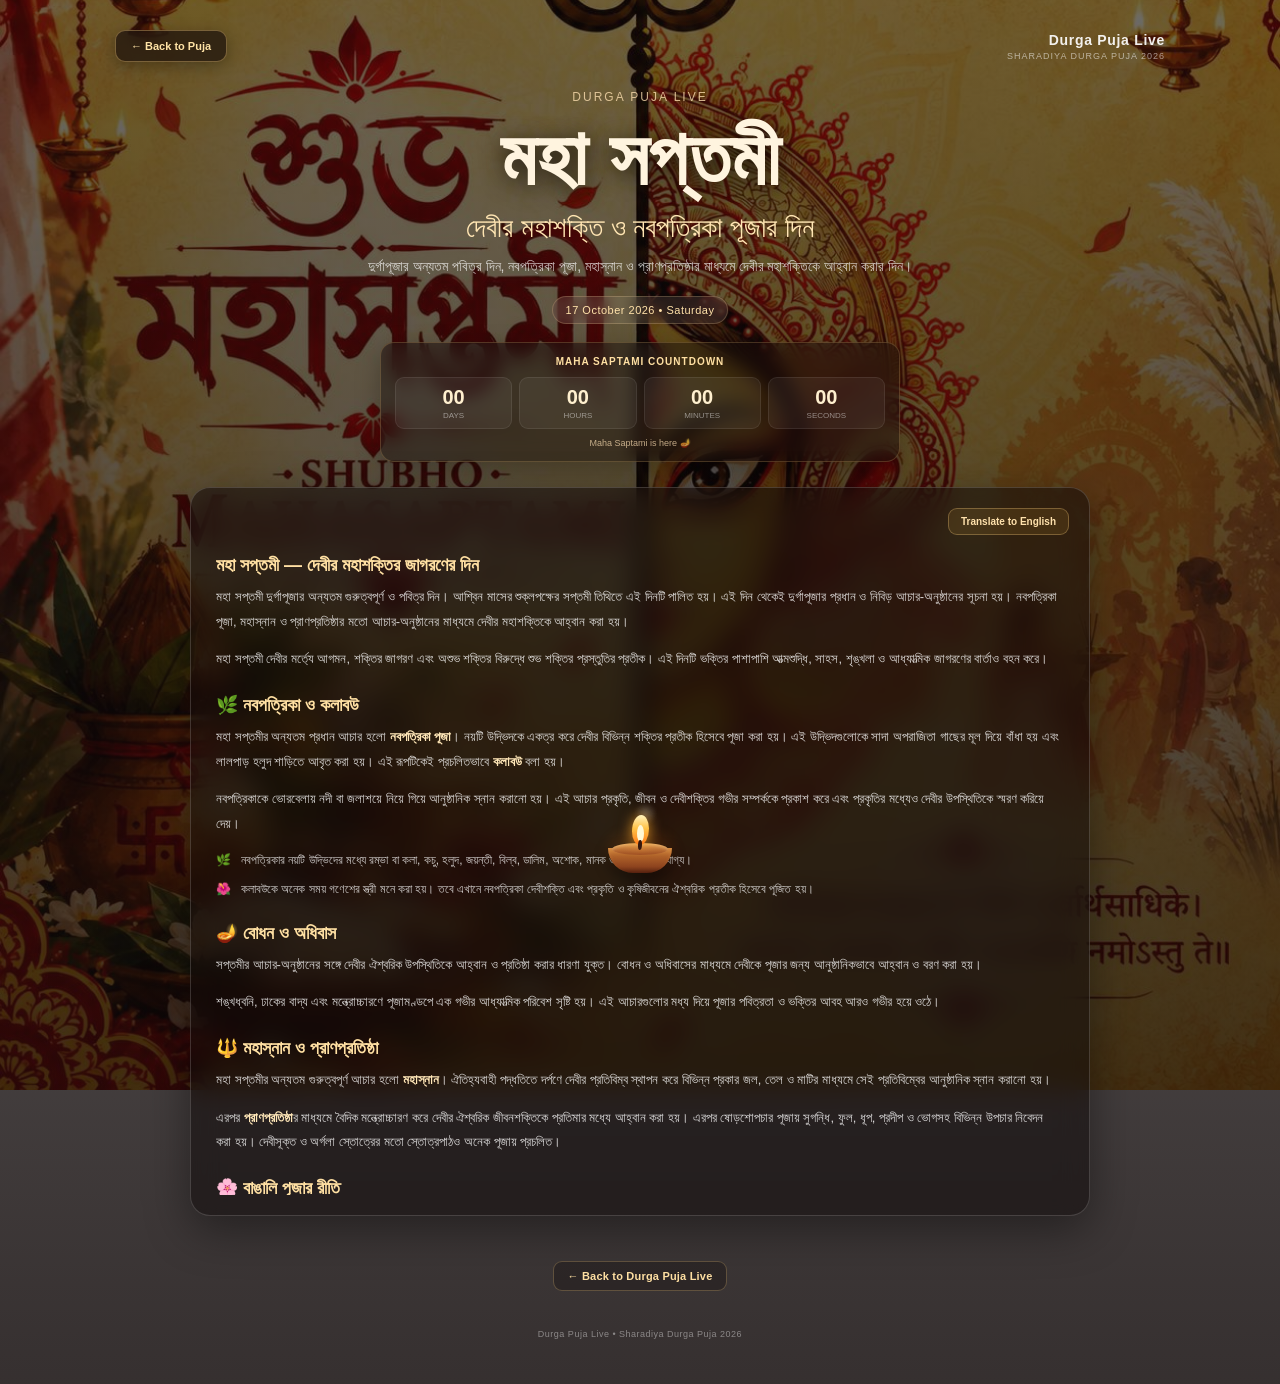
<file: saptami.html>
<!DOCTYPE html>
<html lang="bn">
<head>
    <meta charset="UTF-8">
    <meta name="viewport" content="width=device-width, initial-scale=1.0">

    <title>মহা সপ্তমী | Durga Puja Live</title>

    <style>
        * {
            box-sizing: border-box;
        }

        html {
            scroll-behavior: smooth;
        }

        body {
            margin: 0;
            min-height: 100vh;

            font-family:
                "Noto Sans Bengali",
                "Nirmala UI",
                Arial,
                sans-serif;

            color: #fff;

            background:
                linear-gradient(
                    rgba(15, 8, 8, 0.60),
                    rgba(15, 8, 8, 0.84)
                ),
                url("images/saptami.jpg") center / cover fixed no-repeat;
        }

        /* =========================
           PAGE
        ========================= */

        .page {
            min-height: 100vh;
            padding: 30px 20px 45px;

            display: flex;
            flex-direction: column;
            align-items: center;
        }

        /* =========================
           TOP AREA
        ========================= */

        .top-area {
            width: 100%;
            max-width: 1050px;

            display: flex;
            justify-content: space-between;
            align-items: center;

            margin-bottom: 28px;
        }

        #saptamiBackLink {
            display: inline-flex;
            align-items: center;
            justify-content: center;

            padding: 9px 15px;

            color: #ffe3a6;
            background: rgba(20, 12, 10, 0.65);

            border: 1px solid rgba(255, 210, 130, 0.35);
            border-radius: 10px;

            box-shadow:
                0 4px 16px rgba(0, 0, 0, 0.30);

            text-decoration: none;

            font-family: Arial, sans-serif;
            font-size: 11px;
            font-weight: 600;

            backdrop-filter: blur(8px);
            -webkit-backdrop-filter: blur(8px);

            transition: all 0.2s ease;
        }

        #saptamiBackLink:hover {
            color: #fff0c7;
            background: rgba(70, 38, 20, 0.75);

            border-color: rgba(255, 210, 130, 0.60);

            transform: translateY(-1px);
        }

        .brand {
            text-align: right;

            font-family: Arial, sans-serif;
        }

        .brand-title {
            font-size: 14px;
            font-weight: 700;
            letter-spacing: 0.7px;

            opacity: 0.92;
        }

        .brand-subtitle {
            margin-top: 3px;

            font-size: 9px;
            letter-spacing: 1px;

            opacity: 0.55;
        }

        /* =========================
           HERO
        ========================= */

        .hero {
            width: 100%;
            max-width: 900px;

            text-align: center;

            margin-bottom: 25px;
        }

        .hero-small {
            font-family: Arial, sans-serif;

            font-size: 12px;
            letter-spacing: 2px;

            color: rgba(255, 225, 180, 0.78);

            margin-bottom: 12px;
        }

        .hero h1 {
            margin: 0;

            font-size: clamp(42px, 7vw, 78px);

            font-weight: 700;

            line-height: 1.08;

            color: #fff4df;

            text-shadow:
                0 4px 22px rgba(0, 0, 0, 0.80),
                0 0 22px rgba(255, 190, 90, 0.14);
        }

        .hero h2 {
            margin: 12px 0 10px;

            font-size: clamp(18px, 3vw, 28px);

            font-weight: 500;

            color: #ffe5b3;
        }

        .hero-description {
            max-width: 720px;

            margin: 0 auto;

            font-size: 14px;
            line-height: 1.7;

            color: rgba(255, 255, 255, 0.74);
        }

        .date-badge {
            display: inline-block;

            margin-top: 17px;

            padding: 7px 13px;

            border-radius: 20px;

            background: rgba(255, 255, 255, 0.08);

            border: 1px solid rgba(255, 220, 160, 0.22);

            color: #ffe2aa;

            font-family: Arial, sans-serif;

            font-size: 11px;
            letter-spacing: 0.5px;

            backdrop-filter: blur(8px);
            -webkit-backdrop-filter: blur(8px);
        }

        /* =========================
           ARTICLE CARD
        ========================= */

        .article-card {
            width: 100%;
            max-width: 900px;

            padding: 20px;

            background: rgba(15, 9, 9, 0.52);

            border: 1px solid rgba(255, 255, 255, 0.16);

            border-radius: 20px;

            backdrop-filter: blur(14px);
            -webkit-backdrop-filter: blur(14px);

            box-shadow:
                0 14px 45px rgba(0, 0, 0, 0.40);

            overflow: hidden;
        }

        /* =========================
           LANGUAGE BUTTON
        ========================= */

        .article-toolbar {
            display: flex;
            justify-content: flex-end;

            margin-bottom: 10px;
        }

        #languageBtn {
            padding: 7px 12px;

            border-radius: 9px;

            border: 1px solid rgba(255, 210, 130, 0.30);

            background: rgba(255, 190, 70, 0.10);

            color: #ffe2ad;

            font-size: 10px;
            font-weight: 600;

            cursor: pointer;

            transition: all 0.2s ease;
        }

        #languageBtn:hover {
            background: rgba(255, 190, 70, 0.20);

            border-color: rgba(255, 210, 130, 0.55);

            transform: translateY(-1px);
        }

        /* =========================
           ARTICLE
        ========================= */

        .article-content {
            max-height: 650px;

            overflow-y: auto;

            padding: 5px 10px 10px 5px;

            scrollbar-width: thin;
            scrollbar-color:
                rgba(255, 205, 130, 0.40)
                transparent;
        }

        .article-content::-webkit-scrollbar {
            width: 5px;
        }

        .article-content::-webkit-scrollbar-track {
            background: transparent;
        }

        .article-content::-webkit-scrollbar-thumb {
            background: rgba(255, 205, 130, 0.40);

            border-radius: 10px;
        }

        .article-content h3 {
            margin: 22px 0 9px;

            color: #ffe0a3;

            font-size: 18px;

            font-weight: 700;
        }

        .article-content h3:first-child {
            margin-top: 5px;
        }

        .article-content h4 {
            margin: 20px 0 8px;

            color: #ffd995;

            font-size: 15px;
        }

        .article-content p {
            margin: 0 0 13px;

            color: rgba(255, 255, 255, 0.82);

            font-size: 13px;

            line-height: 1.9;

            text-align: left;
        }

        .article-content strong {
            color: #ffe7b8;
        }

        .article-content ul {
            margin: 7px 0 16px;
            padding-left: 22px;
        }

        .article-content li {
            margin-bottom: 8px;

            color: rgba(255, 255, 255, 0.80);

            font-size: 13px;

            line-height: 1.8;
        }

        /* =========================
           TIMING BOX
        ========================= */

        .timing-box {
            margin: 24px 0 8px;

            padding: 15px;

            border-radius: 14px;

            background:
                linear-gradient(
                    135deg,
                    rgba(255, 190, 70, 0.10),
                    rgba(80, 35, 20, 0.20)
                );

            border: 1px solid rgba(255, 210, 130, 0.22);
        }

        .timing-box h3 {
            margin-top: 0;
            margin-bottom: 13px;
        }

        .timing-row {
            display: flex;

            justify-content: space-between;
            align-items: center;

            gap: 15px;

            padding: 10px 0;

            border-bottom:
                1px solid rgba(255, 255, 255, 0.08);
        }

        .timing-row:last-child {
            border-bottom: none;
        }

        .timing-label {
            color: rgba(255, 255, 255, 0.68);

            font-size: 11px;
        }

        .timing-value {
            color: #ffe2aa;

            font-size: 11px;
            font-weight: 600;

            text-align: right;
        }

        /* =========================
           KEY FACTS
        ========================= */

        .facts-box {
            margin-top: 22px;

            padding: 15px;

            border-radius: 14px;

            background: rgba(255, 255, 255, 0.045);

            border:
                1px solid rgba(255, 255, 255, 0.10);
        }

        .facts-box h3 {
            margin-top: 0;
        }

        .fact {
            display: flex;

            gap: 10px;

            margin-bottom: 9px;

            font-size: 12px;

            line-height: 1.7;

            color: rgba(255, 255, 255, 0.78);
        }

        .fact:last-child {
            margin-bottom: 0;
        }

        .fact-mark {
            color: #ffd68e;

            flex: 0 0 auto;
        }

        /* =========================
           FOOTER
        ========================= */

        .page-footer {
            width: 100%;
            max-width: 900px;

            text-align: center;

            margin-top: 18px;

            color: rgba(255, 255, 255, 0.42);

            font-family: Arial, sans-serif;

            font-size: 9px;

            letter-spacing: 0.5px;
        }

        /* =========================
           TABLET
        ========================= */

        @media (max-width: 768px) {

            .page {
                padding: 18px 12px 30px;
            }

            .top-area {
                margin-bottom: 20px;
            }

            .brand {
                display: none;
            }

            .hero {
                margin-bottom: 18px;
            }

            .hero-small {
                font-size: 10px;
                letter-spacing: 1.5px;
            }

            .hero h1 {
                font-size: clamp(36px, 12vw, 58px);
            }

            .hero h2 {
                font-size: 20px;
            }

            .hero-description {
                font-size: 12px;
                line-height: 1.65;
            }

            .article-card {
                padding: 13px;

                border-radius: 16px;
            }

            .article-content {
                max-height: 68vh;

                padding-right: 6px;
            }

            .article-content h3 {
                font-size: 16px;
            }

            .article-content h4 {
                font-size: 14px;
            }

            .article-content p,
            .article-content li {
                font-size: 12px;

                line-height: 1.85;
            }

            .timing-row {
                align-items: flex-start;
                flex-direction: column;
                gap: 4px;
            }

            .timing-value {
                text-align: left;
            }
        }

        /* =========================
           SMALL PHONE
        ========================= */

        @media (max-width: 400px) {

            .page {
                padding: 14px 9px 25px;
            }

            #saptamiBackLink {
                padding: 8px 11px;
                font-size: 10px;
            }

            .hero h1 {
                font-size: 36px;
            }

            .hero h2 {
                font-size: 18px;
            }

            .hero-description {
                font-size: 11px;
            }

            .date-badge {
                font-size: 9px;
            }

            .article-card {
                padding: 10px;
            }

            .article-content {
                max-height: 70vh;
            }

            .article-content p,
            .article-content li {
                font-size: 11.5px;
            }

            .fact {
                font-size: 11px;
            }
        }
        .saptami-countdown {
    width: min(520px, 100%);
    margin: 18px auto 0;
    padding: 13px 14px;

    background: rgba(15, 8, 8, 0.42);
    border: 1px solid rgba(255, 210, 130, 0.20);
    border-radius: 14px;

    backdrop-filter: blur(10px);
    -webkit-backdrop-filter: blur(10px);

    box-shadow: 0 8px 25px rgba(0, 0, 0, 0.25);
}

.countdown-title {
    margin-bottom: 10px;

    color: #ffe0a3;

    font-family: Arial, sans-serif;
    font-size: 10px;
    font-weight: 600;

    letter-spacing: 1px;
    text-transform: uppercase;
}

.countdown-grid {
    display: grid;
    grid-template-columns: repeat(4, 1fr);
    gap: 7px;
}

.countdown-item {
    padding: 8px 4px;

    background: rgba(255, 255, 255, 0.055);

    border: 1px solid rgba(255, 255, 255, 0.08);
    border-radius: 9px;
}

.countdown-item span {
    display: block;

    color: #fff0cf;

    font-family: Arial, sans-serif;
    font-size: 20px;
    font-weight: 700;
}

.countdown-item small {
    display: block;

    margin-top: 2px;

    color: rgba(255, 255, 255, 0.48);

    font-family: Arial, sans-serif;
    font-size: 8px;
    text-transform: uppercase;
}

#saptamiCountdownMessage {
    margin-top: 9px;

    color: rgba(255, 225, 180, 0.72);

    font-family: Arial, sans-serif;
    font-size: 9px;
}

@media (max-width: 400px) {

    .saptami-countdown {
        padding: 10px;
    }

    .countdown-item span {
        font-size: 17px;
    }

    .countdown-item small {
        font-size: 7px;
    }
}
#saptamiBottomBack {
    display: block;
    width: fit-content;
    margin: 45px auto 20px;
    padding: 8px 14px;

    color: #ffe0a3;
    text-decoration: none;
    font-family: Arial, sans-serif;
    font-size: 11px;
    font-weight: 600;
    letter-spacing: 0.2px;

    background: rgba(20, 15, 15, 0.35);
    border: 1px solid rgba(255, 210, 130, 0.25);
    border-radius: 9px;

    transition: all 0.2s ease;
}

#saptamiBottomBack:hover {
    background: rgba(255, 190, 70, 0.15);
    border-color: rgba(255, 210, 130, 0.5);
    transform: translateY(-1px);
}


        /* =========================
           SAPTAMI FLOWERS + DIYA + SMOKE
           Same visual style as the Saptami effect
        ========================= */

        .saptami-flowers {
            position: fixed;
            inset: 0;
            pointer-events: none;
            overflow: hidden;
            z-index: 40;
        }

        .saptami-flower {
            position: absolute;
            top: -40px;
            opacity: 0;
            animation: saptamiFlowerFall linear infinite;
            filter: drop-shadow(0 2px 5px rgba(0, 0, 0, 0.25));
        }

        .saptami-flower:nth-child(1) { left: 8%; font-size: 17px; animation-duration: 10s; animation-delay: 0s; }
        .saptami-flower:nth-child(2) { left: 22%; font-size: 13px; animation-duration: 13s; animation-delay: 2s; }
        .saptami-flower:nth-child(3) { left: 37%; font-size: 19px; animation-duration: 11s; animation-delay: 4s; }
        .saptami-flower:nth-child(4) { left: 52%; font-size: 14px; animation-duration: 14s; animation-delay: 1s; }
        .saptami-flower:nth-child(5) { left: 68%; font-size: 18px; animation-duration: 12s; animation-delay: 5s; }
        .saptami-flower:nth-child(6) { left: 82%; font-size: 15px; animation-duration: 15s; animation-delay: 3s; }
        .saptami-flower:nth-child(7) { left: 94%; font-size: 12px; animation-duration: 11s; animation-delay: 6s; }

        @keyframes saptamiFlowerFall {
            0% { top: -40px; opacity: 0; transform: translateX(0) rotate(0deg); }
            10% { opacity: 0.8; }
            45% { transform: translateX(35px) rotate(150deg); }
            75% { opacity: 0.65; transform: translateX(-30px) rotate(270deg); }
            100% { top: 105%; opacity: 0; transform: translateX(20px) rotate(360deg); }
        }

        .saptami-diya-scene {
            position: fixed;
            left: 50%;
            bottom: 18px;
            transform: translateX(-50%);
            width: 90px;
            height: 150px;
            z-index: 50;
            pointer-events: none;
            display: flex;
            justify-content: center;
            align-items: flex-end;
        }

        .saptami-diya-glow {
            position: absolute;
            bottom: 8px;
            width: 75px;
            height: 48px;
            background: radial-gradient(ellipse, rgba(255, 177, 55, 0.30) 0%, rgba(255, 125, 25, 0.12) 40%, transparent 75%);
            filter: blur(5px);
            animation: saptamiDiyaGlow 2.2s ease-in-out infinite alternate;
        }

        .saptami-diya {
            position: absolute;
            bottom: 9px;
            width: 64px;
            height: 25px;
            background: linear-gradient(to bottom, #c97932, #8d431e 75%, #54200f);
            border-radius: 0 0 34px 34px;
            box-shadow: inset 0 4px 5px rgba(255, 205, 120, 0.25), 0 5px 15px rgba(0, 0, 0, 0.45);
        }

        .saptami-diya::before {
            content: "";
            position: absolute;
            top: -5px;
            left: 4px;
            width: 56px;
            height: 12px;
            background: linear-gradient(to bottom, #e29a4c, #9c4c22);
            border-radius: 50%;
            box-shadow: inset 0 2px 3px rgba(255, 225, 160, 0.35);
        }

        .saptami-wick {
            position: absolute;
            bottom: 32px;
            width: 4px;
            height: 10px;
            background: #35170d;
            border-radius: 50%;
            z-index: 3;
            transform: rotate(3deg);
        }

        .saptami-flame {
            position: absolute;
            bottom: 37px;
            width: 17px;
            height: 30px;
            background: linear-gradient(to top, #ff7a18, #ffc247 55%, #fff3bd);
            border-radius: 55% 45% 55% 45%;
            filter: drop-shadow(0 0 7px rgba(255, 170, 45, 0.8));
            animation: saptamiDiyaFlame 0.75s ease-in-out infinite alternate, saptamiDiyaFloat 2s ease-in-out infinite;
            z-index: 2;
        }

        .saptami-flame::after {
            content: "";
            position: absolute;
            left: 5px;
            bottom: 3px;
            width: 7px;
            height: 17px;
            background: #fff8d6;
            border-radius: 50%;
        }

        .saptami-smoke {
            position: absolute;
            bottom: 63px;
            width: 48px;
            height: 75px;
            z-index: 1;
            opacity: 0.65;
        }

        .saptami-smoke span {
            position: absolute;
            bottom: 0;
            left: 50%;
            width: 11px;
            height: 11px;
            border-radius: 50%;
            background: rgba(225, 225, 215, 0.20);
            filter: blur(4px);
            animation: saptamiSmoke 4.5s ease-out infinite;
        }

        .saptami-smoke span:nth-child(1) { animation-delay: 0s; }
        .saptami-smoke span:nth-child(2) { animation-delay: 1.2s; }
        .saptami-smoke span:nth-child(3) { animation-delay: 2.4s; }
        .saptami-smoke span:nth-child(4) { animation-delay: 3.6s; }

        @keyframes saptamiDiyaGlow {
            from { opacity: 0.55; transform: scale(0.92); }
            to { opacity: 1; transform: scale(1.08); }
        }

        @keyframes saptamiDiyaFlame {
            0% { transform: rotate(-4deg) scale(0.94); }
            50% { transform: rotate(4deg) scale(1.05); }
            100% { transform: rotate(-2deg) scale(0.98); }
        }

        @keyframes saptamiDiyaFloat {
            0%, 100% { margin-left: 0; }
            50% { margin-left: 2px; }
        }

        @keyframes saptamiSmoke {
            0% { bottom: 0; left: 50%; opacity: 0; transform: scale(0.45); }
            15% { opacity: 0.45; }
            45% { opacity: 0.30; }
            75% { opacity: 0.12; }
            100% { bottom: 70px; left: 35%; opacity: 0; transform: scale(2.4); }
        }

        @media (max-width: 600px) {
            .saptami-diya-scene {
                bottom: 12px;
                transform: translateX(-50%) scale(0.82);
                transform-origin: bottom center;
            }
            .saptami-flower { font-size: 13px; }
        }
    </style>
</head>

<body>

<div class="page">

    <!-- =========================
         TOP
    ========================= -->

   <div class="top-area">

    <a href="#" id="saptamiBackLink">
        ← Back to Puja
    </a>

    

        <div class="brand">
            <div class="brand-title">
                Durga Puja Live
            </div>

            <div class="brand-subtitle">
                SHARADIYA DURGA PUJA 2026
            </div>
        </div>

    </div>


    <!-- =========================
         HERO
    ========================= -->

    <section class="hero">

        <div class="hero-small">
            DURGA PUJA LIVE
        </div>

        <h1>মহা সপ্তমী</h1>

        <h2>
            দেবীর মহাশক্তি ও নবপত্রিকা পূজার দিন
        </h2>

        <p class="hero-description">
            দুর্গাপূজার অন্যতম পবিত্র দিন,
            নবপত্রিকা পূজা, মহাস্নান ও প্রাণপ্রতিষ্ঠার
            মাধ্যমে দেবীর মহাশক্তিকে আহ্বান করার দিন।
        </p>

        <div class="date-badge">
            17 October 2026 • Saturday
        </div>

        <div class="saptami-countdown">
            <div class="countdown-title">
                Maha Saptami Countdown
            </div>

            <div class="countdown-grid">
                <div class="countdown-item">
                    <span id="saptamiDays">00</span>
                    <small>Days</small>
                </div>
                <div class="countdown-item">
                    <span id="saptamiHours">00</span>
                    <small>Hours</small>
                </div>
                <div class="countdown-item">
                    <span id="saptamiMinutes">00</span>
                    <small>Minutes</small>
                </div>
                <div class="countdown-item">
                    <span id="saptamiSeconds">00</span>
                    <small>Seconds</small>
                </div>
            </div>

            <div id="saptamiCountdownMessage"></div>
        </div>

    </section>


    <!-- =========================
         ARTICLE CARD
    ========================= -->

    <section class="article-card">

        <div class="article-toolbar">

            <button id="languageBtn">
                Translate to English
            </button>

        </div>


        <!-- =========================
             BENGALI
        ========================= -->

        <div class="article-content" id="bengaliContent">

            <h3>মহা সপ্তমী — দেবীর মহাশক্তির জাগরণের দিন</h3>

            <p>
                মহা সপ্তমী দুর্গাপূজার অন্যতম গুরুত্বপূর্ণ ও পবিত্র দিন।
                আশ্বিন মাসের শুক্লপক্ষের সপ্তমী তিথিতে এই দিনটি পালিত হয়।
                এই দিন থেকেই দুর্গাপূজার প্রধান ও নিবিড় আচার-অনুষ্ঠানের
                সূচনা হয়। নবপত্রিকা পূজা, মহাস্নান ও প্রাণপ্রতিষ্ঠার মতো
                আচার-অনুষ্ঠানের মাধ্যমে দেবীর মহাশক্তিকে আহ্বান করা হয়।
            </p>

            <p>
                মহা সপ্তমী দেবীর মর্ত্যে আগমন, শক্তির জাগরণ এবং অশুভ শক্তির
                বিরুদ্ধে শুভ শক্তির প্রস্তুতির প্রতীক। এই দিনটি ভক্তির পাশাপাশি
                আত্মশুদ্ধি, সাহস, শৃঙ্খলা ও আধ্যাত্মিক জাগরণের বার্তাও বহন করে।
            </p>

            <h3>🌿 নবপত্রিকা ও কলাবউ</h3>

            <p>
                মহা সপ্তমীর অন্যতম প্রধান আচার হলো <strong>নবপত্রিকা পূজা</strong>।
                নয়টি উদ্ভিদকে একত্র করে দেবীর বিভিন্ন শক্তির প্রতীক হিসেবে
                পূজা করা হয়। এই উদ্ভিদগুলোকে সাদা অপরাজিতা গাছের মূল দিয়ে
                বাঁধা হয় এবং লালপাড় হলুদ শাড়িতে আবৃত করা হয়। এই রূপটিকেই
                প্রচলিতভাবে <strong>কলাবউ</strong> বলা হয়।
            </p>

            <p>
                নবপত্রিকাকে ভোরবেলায় নদী বা জলাশয়ে নিয়ে গিয়ে আনুষ্ঠানিক
                স্নান করানো হয়। এই আচার প্রকৃতি, জীবন ও দেবীশক্তির গভীর
                সম্পর্ককে প্রকাশ করে এবং প্রকৃতির মধ্যেও দেবীর উপস্থিতিকে
                স্মরণ করিয়ে দেয়।
            </p>

            <div class="fact">
                <span class="fact-mark">🌿</span>
                <span>
                    নবপত্রিকার নয়টি উদ্ভিদের মধ্যে রম্ভা বা কলা, কচু, হলুদ,
                    জয়ন্তী, বিল্ব, ডালিম, অশোক, মানক ও ধান উল্লেখযোগ্য।
                </span>
            </div>

            <div class="fact">
                <span class="fact-mark">🌺</span>
                <span>
                    কলাবউকে অনেক সময় গণেশের স্ত্রী মনে করা হয়। তবে এখানে
                    নবপত্রিকা দেবীশক্তি এবং প্রকৃতি ও কৃষিজীবনের ঐশ্বরিক
                    প্রতীক হিসেবে পূজিত হয়।
                </span>
            </div>

            <h3>🪔 বোধন ও অধিবাস</h3>

            <p>
                সপ্তমীর আচার-অনুষ্ঠানের সঙ্গে দেবীর ঐশ্বরিক উপস্থিতিকে
                আহ্বান ও প্রতিষ্ঠা করার ধারণা যুক্ত। বোধন ও অধিবাসের মাধ্যমে
                দেবীকে পূজার জন্য আনুষ্ঠানিকভাবে আহ্বান ও বরণ করা হয়।
            </p>

            <p>
                শঙ্খধ্বনি, ঢাকের বাদ্য এবং মন্ত্রোচ্চারণে পূজামণ্ডপে এক গভীর
                আধ্যাত্মিক পরিবেশ সৃষ্টি হয়। এই আচারগুলোর মধ্য দিয়ে
                পূজার পবিত্রতা ও ভক্তির আবহ আরও গভীর হয়ে ওঠে।
            </p>

            <h3>🔱 মহাস্নান ও প্রাণপ্রতিষ্ঠা</h3>

            <p>
                মহা সপ্তমীর অন্যতম গুরুত্বপূর্ণ আচার হলো <strong>মহাস্নান</strong>।
                ঐতিহ্যবাহী পদ্ধতিতে দর্পণে দেবীর প্রতিবিম্ব স্থাপন করে
                বিভিন্ন প্রকার জল, তেল ও মাটির মাধ্যমে সেই প্রতিবিম্বের
                আনুষ্ঠানিক স্নান করানো হয়।
            </p>

            <p>
                এরপর <strong>প্রাণপ্রতিষ্ঠা</strong>র মাধ্যমে বৈদিক মন্ত্রোচ্চারণ
                করে দেবীর ঐশ্বরিক জীবনশক্তিকে প্রতিমার মধ্যে আহ্বান করা হয়।
                এরপর ষোড়শোপচার পূজায় সুগন্ধি, ফুল, ধূপ, প্রদীপ ও ভোগসহ
                বিভিন্ন উপচার নিবেদন করা হয়। দেবীসূক্ত ও অর্গলা স্তোত্রের
                মতো স্তোত্রপাঠও অনেক পূজায় প্রচলিত।
            </p>

            <h3>🌸 বাঙালি পূজার রীতি</h3>

            <p>
                পশ্চিমবঙ্গে মহা সপ্তমী অত্যন্ত আনন্দ ও ভক্তির সঙ্গে পালিত হয়।
                অঞ্জলির সময় ভক্তরা ফুল হাতে নিয়ে দেবীর উদ্দেশ্যে প্রার্থনা করেন।
                ঢাকের শব্দ, ধুনুচি নাচ, শঙ্খধ্বনি এবং বিভিন্ন সাংস্কৃতিক আয়োজন
                পূজার পরিবেশকে আরও প্রাণবন্ত করে তোলে।
            </p>

            <p>
                পরিবার ও সম্প্রদায় একত্র হয়ে পূজা, অঞ্জলি, ভোগ, গান ও
                সাংস্কৃতিক অনুষ্ঠানে অংশগ্রহণ করে। এই মিলিত আনন্দই
                দুর্গাপূজার সামাজিক ও সাংস্কৃতিক সৌন্দর্যকে আরও প্রকাশ করে।
            </p>

            <h3>🗺️ বিভিন্ন অঞ্চলে মহা সপ্তমী</h3>

            <h4>ওড়িশা</h4>
            <p>
                ওড়িশায় দেবী দুর্গার পূজা বিশেষ আড়ম্বরের সঙ্গে পালিত হয়।
                বিভিন্ন স্থানে ঐতিহ্যবাহী আচার এবং ওড়িয়া ভোগের মাধ্যমে
                দেবীর আরাধনা করা হয়।
            </p>

            <h4>অসম</h4>
            <p>
                অসমে দুর্গাপূজা নিজস্ব আঞ্চলিক রীতি, নৃত্য ও সাংস্কৃতিক
                অনুষ্ঠানের মাধ্যমে উদযাপিত হয়।
            </p>

            <h4>উত্তর ভারত</h4>
            <p>
                উত্তর ভারতের বিভিন্ন অঞ্চলে সপ্তমী নবরাত্রির অংশ হিসেবে
                উপবাস, ভক্তিগীতি এবং ধর্মীয় অনুষ্ঠানের মাধ্যমে পালিত হয়।
            </p>

            <h4>গুজরাট</h4>
            <p>
                নবরাত্রির সাংস্কৃতিক উদযাপনে গরবা ও ডান্ডিয়া রাস বিশেষ
                গুরুত্ব পায় এবং মানুষ সংগীত ও নৃত্যের মাধ্যমে উৎসবে অংশ নেয়।
            </p>

            <h4>দক্ষিণ ভারত</h4>
            <p>
                দক্ষিণ ভারতে নবরাত্রির বিভিন্ন ঐতিহ্যের মধ্যে গোলু বা
                পুতুল প্রদর্শন এবং শাস্ত্রীয় নৃত্য ও সাংস্কৃতিক অনুষ্ঠান
                বিশেষভাবে উল্লেখযোগ্য।
            </p>

            <h3>🍚 ভোগ ও খাদ্যরীতি</h3>

            <p>
                মহা সপ্তমীর পূজায় ভোগ একটি গুরুত্বপূর্ণ অংশ। খিচুড়ি, লাবড়া,
                টমেটোর চাটনি, পায়েস, নারকেলের লাড্ডু এবং বিভিন্ন ঋতুভিত্তিক
                খাবার ভোগ হিসেবে নিবেদন করা হয়।
            </p>

            <p>
                অনেক ভক্ত এই সময় সাত্ত্বিক বা উপবাসভিত্তিক খাদ্য গ্রহণ করেন।
                পূজার পর প্রসাদ বিতরণের মাধ্যমে সকলের মধ্যে ভক্তি, সমতা,
                ভ্রাতৃত্ব ও একসঙ্গে আনন্দ ভাগ করে নেওয়ার অনুভূতি গড়ে ওঠে।
            </p>

            <h3>⚔️ দেবী ও মহিষাসুরের যুদ্ধ</h3>

            <p>
                পৌরাণিক কাহিনিতে দেবী দুর্গার সঙ্গে মহিষাসুরের যুদ্ধ শুভ ও
                অশুভ শক্তির চিরন্তন সংঘর্ষের প্রতীক। মহা সপ্তমী সেই ঐশ্বরিক
                সংগ্রামের একটি গুরুত্বপূর্ণ পর্যায়কে নির্দেশ করে, যেখানে
                দেবী তাঁর শক্তি ও অস্ত্র নিয়ে অশুভ শক্তির বিরুদ্ধে প্রস্তুত হন।
            </p>

            <p>
                এই যুদ্ধের অর্থ কেবল বাহ্যিক কোনো অসুরকে পরাজিত করা নয়।
                মানুষের অন্তরের রাগ, লোভ, আসক্তি ও অজ্ঞতার মতো নেতিবাচক
                শক্তিকেও জয় করার একটি আধ্যাত্মিক প্রতীক হিসেবে এটি বিবেচিত হয়।
            </p>

            <h3>✨ শক্তি ও আত্মিক জাগরণ</h3>

            <p>
                মহা সপ্তমীর মূল ভাবনার কেন্দ্রে রয়েছে <strong>শক্তি</strong>—
                মহাজাগতিক ঐশ্বরিক শক্তি। নবপত্রিকার মাধ্যমে প্রকৃতির মধ্যেও
                দেবীশক্তির উপস্থিতিকে স্মরণ করা হয়।
            </p>

            <p>
                সপ্তমীর আচার ভক্তকে নিজের অন্তরের শক্তি, সাহস ও চেতনা জাগিয়ে
                তুলতে অনুপ্রাণিত করে। শুদ্ধি, ভক্তি ও আত্মিক পরিবর্তনের মধ্য দিয়ে
                ভক্ত মহাষ্টমী ও মহানবমীর আরও গভীর সাধনার দিকে এগিয়ে যান।
            </p>

            <h3>🤝 সম্প্রদায় ও সাংস্কৃতিক মিলন</h3>

            <p>
                মহা সপ্তমী শুধুমাত্র ব্যক্তিগত পূজার দিন নয়। পরিবার, বন্ধু,
                প্রতিবেশী ও সমগ্র সম্প্রদায়কে একত্রিত করার ক্ষেত্রেও এই দিনের
                বিশেষ ভূমিকা রয়েছে।
            </p>

            <p>
                পূজা, সংগীত, নৃত্য, শিল্পকর্ম, প্রতিমা নির্মাণ, আলোকসজ্জা এবং
                বিভিন্ন সাংস্কৃতিক অনুষ্ঠানের মাধ্যমে মানুষের মধ্যে একতা ও
                আনন্দের পরিবেশ তৈরি হয়। বিভিন্ন প্রজন্মের মানুষ একসঙ্গে
                অংশগ্রহণ করার মাধ্যমে ঐতিহ্য ও সাংস্কৃতিক জ্ঞানও সংরক্ষিত হয়।
            </p>

            <h3>🌺 মহা সপ্তমীর মূল কথা</h3>

            <p>
                মহা সপ্তমী হলো জাগরণ, শুদ্ধি, শক্তি ও ভক্তির দিন। নবপত্রিকা
                পূজা থেকে মহাস্নান, প্রাণপ্রতিষ্ঠা থেকে অঞ্জলি ও ভোগ—প্রতিটি
                আচার দেবীশক্তির প্রতি মানুষের গভীর শ্রদ্ধা এবং প্রকৃতির সঙ্গে
                আধ্যাত্মিক সম্পর্ককে প্রকাশ করে।
            </p>

            <p>
                এই পবিত্র দিন ভক্তকে মনে করিয়ে দেয় যে সত্যিকারের শক্তি শুধু
                বাহ্যিক জগতে নয়, মানুষের নিজের অন্তরেও নিহিত রয়েছে।
            </p>

            <p style="text-align:center; color:#ffe0a3; font-weight:700;">
                🌺 জয় মা দুর্গা 🌺
            </p>

            <div class="facts-box">
                <h3>মহা সপ্তমীর মূল তথ্য</h3>
                <div class="fact"><span class="fact-mark">🌿</span><span>নবপত্রিকা পূজা মহা সপ্তমীর অন্যতম প্রধান আচার।</span></div>
                <div class="fact"><span class="fact-mark">🔱</span><span>মহাস্নান ও প্রাণপ্রতিষ্ঠার মাধ্যমে দেবীর পূজা আরও নিবিড় হয়।</span></div>
                <div class="fact"><span class="fact-mark">🌺</span><span>নবপত্রিকা প্রকৃতি ও দেবীশক্তির গভীর সম্পর্কের প্রতীক।</span></div>
                <div class="fact"><span class="fact-mark">🥁</span><span>ঢাক, শঙ্খধ্বনি, অঞ্জলি ও সাংস্কৃতিক আয়োজনে সপ্তমীর পরিবেশ প্রাণবন্ত হয়ে ওঠে।</span></div>
                <div class="fact"><span class="fact-mark">🙏</span><span>সপ্তমীর মূল ভাবনা হলো শক্তির জাগরণ, ভক্তি ও আত্মিক পরিবর্তন।</span></div>
            </div>

        </div>

        <!-- =========================
             ENGLISH
        ========================= -->

        <div class="article-content" id="englishContent" style="display:none;">

            <h3>Maha Saptami — The Day of Divine Awakening</h3>

            <p>
                Maha Saptami is one of the most important and sacred days of Durga Puja.
                Observed on the seventh day of the bright fortnight of Ashwin, it marks
                the beginning of the most intense phase of the festival. Rituals such as
                Nabapatrika Puja, Maha Snan and Prana Pratishtha invoke and establish
                the divine presence of Goddess Durga.
            </p>

            <p>
                The day represents divine arrival, the awakening of Shakti and the
                preparation of good against destructive forces. Its rituals also carry
                ideas of purification, courage, discipline and spiritual awakening.
            </p>

            <h3>🌿 Nabapatrika &amp; Kola Bou</h3>

            <p>
                One of the central rituals of Maha Saptami is <strong>Nabapatrika Puja</strong>.
                Nine plants are tied together as symbolic representations of different
                aspects of the divine feminine. They are traditionally bound with the
                roots of the white Aparajita plant and wrapped in a red-bordered yellow sari.
                In this form, the Nabapatrika is commonly known as <strong>Kola Bou</strong>.
            </p>

            <p>
                The Nabapatrika is traditionally taken to a river or water body at dawn
                for a ceremonial bath. The ritual expresses the close connection between
                nature, life and divine energy.
            </p>

            <h3>🪔 Bodhon &amp; Adhivasan</h3>

            <p>
                The rituals of Saptami are connected with invoking and establishing the
                divine presence of the Goddess. Bodhon and Adhivasan form part of the
                ceremonial process of welcoming the Goddess into the Puja. Conch shells,
                dhak and sacred chanting create a deeply devotional atmosphere.
            </p>

            <h3>🔱 Maha Snan &amp; Prana Pratishtha</h3>

            <p>
                Maha Snan is an important ritual of the day. In a traditional practice,
                a mirror reflecting the Goddess is ceremonially bathed with different
                forms of water, oils and soil. This is followed by <strong>Prana Pratishtha</strong>,
                in which Vedic mantras are recited to invoke the divine life force into the idol.
            </p>

            <p>
                Shodashopachara Puja may then be performed with offerings including fragrance,
                flowers, incense, lamps and food. Devotional recitations such as Devi Suktam
                and Argala Stotram are also associated with these hours of worship.
            </p>

            <h3>🌸 Bengali Puja Traditions</h3>

            <p>
                In West Bengal, Maha Saptami is celebrated with devotion and great cultural
                energy. Devotees offer anjali with flowers, while dhak, conch shells, dhunuchi
                dance and cultural activities create the distinctive atmosphere of Durga Puja.
            </p>

            <h3>🗺️ Regional Celebrations</h3>

            <h4>Odisha</h4>
            <p>
                Durga Puja is celebrated with elaborate rituals and traditional Odia offerings,
                carrying distinctive regional influences.
            </p>

            <h4>Assam</h4>
            <p>
                Durga Puja is observed with regional customs, devotional activities, dances and cultural celebrations.
            </p>

            <h4>North India</h4>
            <p>
                In many parts of North India, Saptami forms part of Navratri traditions involving fasting, devotional singing and religious activities.
            </p>

            <h4>Gujarat</h4>
            <p>
                Garba and Dandiya Raas are prominent cultural expressions of Navratri celebrations.
            </p>

            <h4>South India</h4>
            <p>
                South Indian Navaratri traditions may include Golu displays, classical dance and cultural performances.
            </p>

            <h3>🍚 Bhog &amp; Dietary Practices</h3>

            <p>
                Bhog is an important part of the day's worship. Preparations such as khichuri,
                labra, tomato chutney, payesh, coconut laddoo and other seasonal foods may be offered.
            </p>

            <p>
                Many devotees follow a sattvic or fasting-oriented diet. Distribution of Prasad
                after worship reinforces a sense of equality, community and shared celebration.
            </p>

            <h3>⚔️ The Goddess and the Battle with Mahishasura</h3>

            <p>
                The mythological battle between Goddess Durga and Mahishasura symbolizes the
                enduring struggle between divine and destructive forces. Maha Saptami represents
                an important stage in this sacred struggle as the Goddess gathers her strength
                and prepares to confront darkness.
            </p>

            <p>
                The symbolism also extends inward, representing the effort to overcome anger,
                greed, attachment and ignorance within oneself.
            </p>

            <h3>✨ Shakti &amp; Inner Transformation</h3>

            <p>
                At the heart of Maha Saptami is <strong>Shakti</strong>, the primordial divine energy.
                Through Nabapatrika, nature itself becomes a reminder of the presence of the Goddess.
            </p>

            <p>
                The rituals encourage devotees to awaken inner courage, discipline and awareness,
                preparing them for the deeper devotion associated with Maha Ashtami and Mahanavami.
            </p>

            <h3>🤝 Community &amp; Cultural Expressions</h3>

            <p>
                Maha Saptami brings families, friends and communities together through Puja, music,
                dance, art, food and cultural activities. These celebrations also create opportunities
                for different generations to share and preserve traditions.
            </p>

            <h3>🌺 The Essence of Maha Saptami</h3>

            <p>
                Maha Saptami is a day of awakening, purification, strength and devotion. From
                Nabapatrika Puja and Maha Snan to Prana Pratishtha, anjali and bhog, the rituals
                express reverence for Shakti and the spiritual relationship between humanity and nature.
            </p>

            <p style="text-align:center; color:#ffe0a3; font-weight:700;">
                🌺 Jai Maa Durga 🌺
            </p>

            <div class="facts-box">
                <h3>Key Facts of Maha Saptami</h3>
                <div class="fact"><span class="fact-mark">🌿</span><span>Nabapatrika Puja is one of the central rituals of Maha Saptami.</span></div>
                <div class="fact"><span class="fact-mark">🔱</span><span>Maha Snan and Prana Pratishtha deepen the ceremonial worship of the Goddess.</span></div>
                <div class="fact"><span class="fact-mark">🌺</span><span>Nabapatrika symbolizes the close relationship between nature and divine energy.</span></div>
                <div class="fact"><span class="fact-mark">🥁</span><span>Dhak, conch shells, anjali and cultural activities create the festive atmosphere.</span></div>
                <div class="fact"><span class="fact-mark">🙏</span><span>The central themes are awakening, devotion, Shakti and inner transformation.</span></div>
            </div>

        </div>

    </section>


<a href="#" id="saptamiBottomBack">
    ← Back to Durga Puja Live
</a>


<div class="saptami-flowers">
    <div class="saptami-flower">🌸</div>
    <div class="saptami-flower">🌸</div>
    <div class="saptami-flower">🌸</div>
    <div class="saptami-flower">🌸</div>
    <div class="saptami-flower">🌸</div>
    <div class="saptami-flower">🌸</div>
    <div class="saptami-flower">🌸</div>
    <div class="saptami-flower">🌸</div>
    <div class="saptami-flower">🌸</div>
    <div class="saptami-flower">🌸</div>
    <div class="saptami-flower">🌸</div>
    <div class="saptami-flower">🌸</div>
    <div class="saptami-flower">🌸</div>
    <div class="saptami-flower">🌸</div>
    <div class="saptami-flower">🌸</div>
    <div class="saptami-flower">🌸</div>
    <div class="saptami-flower">🌸</div>
    <div class="saptami-flower">🌸</div>
</div>

<div class="saptami-diya-scene">
    <div class="saptami-smoke"><span></span><span></span><span></span><span></span></div>
    <div class="saptami-diya-glow"></div>
    <div class="saptami-wick"></div>
    <div class="saptami-flame"></div>
    <div class="saptami-diya"></div>
</div>

    <div class="page-footer">
        Durga Puja Live • Sharadiya Durga Puja 2026
    </div>

</div>


<script>

    /* =========================
       LANGUAGE TOGGLE
    ========================= */

    const languageBtn =
        document.getElementById("languageBtn");

    const bengaliContent =
        document.getElementById("bengaliContent");

    const englishContent =
        document.getElementById("englishContent");

    let englishMode = false;

    languageBtn.addEventListener("click", function () {

        englishMode = !englishMode;

        if (englishMode) {

            bengaliContent.style.display = "none";
            englishContent.style.display = "block";

            languageBtn.textContent =
                "বাংলায় দেখুন";

        } else {

            englishContent.style.display = "none";
            bengaliContent.style.display = "block";

            languageBtn.textContent =
                "Translate to English";
        }

        window.scrollTo({
            top: 0,
            behavior: "smooth"
        });

    });


    /* =========================
       BACK TO MAIN PAGE
    ========================= */

    const saptamiBackLink =
        document.getElementById("saptamiBackLink");

    if (saptamiBackLink) {

        saptamiBackLink.addEventListener(
            "click",
            function (event) {

                event.preventDefault();

                if (window.parent !== window) {

                    window.parent.postMessage(
                        {
                            type: "closeSaptami"
                        },
                        "*"
                    );

                } else {

                    window.location.href =
                        "index.html";
                }

            }
        );
    }
/* =========================
   SAPTAMI COUNTDOWN
========================= */

const saptamiTargetDate =
    new Date(2026, 9, 17, 0, 0, 0).getTime();

function updateSaptamiCountdown() {

    const now = new Date().getTime();
    const distance = saptamiTargetDate - now;

    const days = Math.max(0, Math.floor(distance / (1000 * 60 * 60 * 24)));
    const hours = Math.max(0, Math.floor((distance % (1000 * 60 * 60 * 24)) / (1000 * 60 * 60)));
    const minutes = Math.max(0, Math.floor((distance % (1000 * 60 * 60)) / (1000 * 60)));
    const seconds = Math.max(0, Math.floor((distance % (1000 * 60)) / 1000));

    document.getElementById("saptamiDays").textContent = String(days).padStart(2, "0");
    document.getElementById("saptamiHours").textContent = String(hours).padStart(2, "0");
    document.getElementById("saptamiMinutes").textContent = String(minutes).padStart(2, "0");
    document.getElementById("saptamiSeconds").textContent = String(seconds).padStart(2, "0");

    document.getElementById("saptamiCountdownMessage").textContent =
        distance > 0
            ? "Countdown to Maha Saptami • 17 October 2026"
            : "Maha Saptami is here 🪔";
}

updateSaptamiCountdown();
setInterval(updateSaptamiCountdown, 1000);
</script>

</body>
</html>
</file>
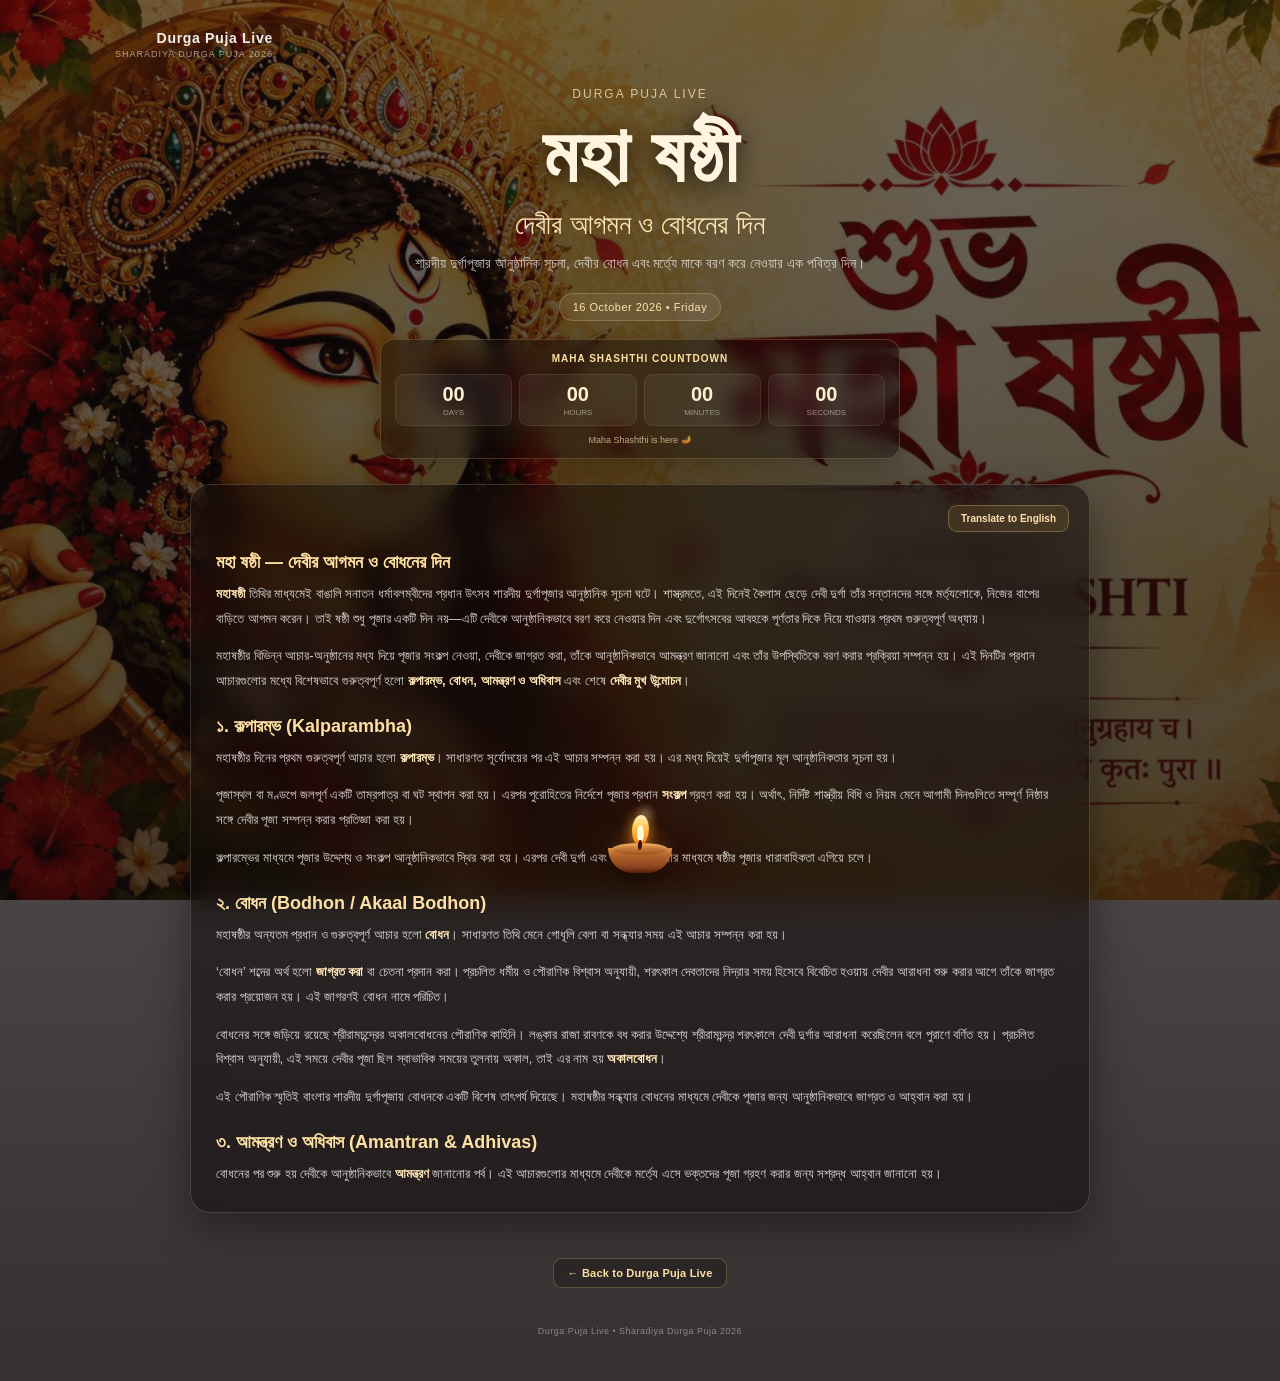
<file: shashthi.html>
<!DOCTYPE html>
<html lang="bn">
<head>
    <meta charset="UTF-8">
    <meta name="viewport" content="width=device-width, initial-scale=1.0">

    <title>মহা ষষ্ঠী | Durga Puja Live</title>

    <style>
        * {
            box-sizing: border-box;
        }

        html {
            scroll-behavior: smooth;
        }

        body {
            margin: 0;
            min-height: 100vh;

            font-family:
                "Noto Sans Bengali",
                "Nirmala UI",
                Arial,
                sans-serif;

            color: #fff;

            background:
                linear-gradient(
                    rgba(15, 8, 8, 0.60),
                    rgba(15, 8, 8, 0.84)
                ),
                url("images/shashthi.jpg") center / cover fixed no-repeat;
        }

        /* =========================
           PAGE
        ========================= */

        .page {
            min-height: 100vh;
            padding: 30px 20px 45px;

            display: flex;
            flex-direction: column;
            align-items: center;
        }

        /* =========================
           TOP AREA
        ========================= */

        .top-area {
            width: 100%;
            max-width: 1050px;

            display: flex;
            justify-content: space-between;
            align-items: center;

            margin-bottom: 28px;
        }

        #shashthiBackLink {
            display: inline-flex;
            align-items: center;
            justify-content: center;

            padding: 9px 15px;

            color: #ffe3a6;
            background: rgba(20, 12, 10, 0.65);

            border: 1px solid rgba(255, 210, 130, 0.35);
            border-radius: 10px;

            box-shadow:
                0 4px 16px rgba(0, 0, 0, 0.30);

            text-decoration: none;

            font-family: Arial, sans-serif;
            font-size: 11px;
            font-weight: 600;

            backdrop-filter: blur(8px);
            -webkit-backdrop-filter: blur(8px);

            transition: all 0.2s ease;
        }

        #shashthiBackLink:hover {
            color: #fff0c7;
            background: rgba(70, 38, 20, 0.75);

            border-color: rgba(255, 210, 130, 0.60);

            transform: translateY(-1px);
        }

        .brand {
            text-align: right;

            font-family: Arial, sans-serif;
        }

        .brand-title {
            font-size: 14px;
            font-weight: 700;
            letter-spacing: 0.7px;

            opacity: 0.92;
        }

        .brand-subtitle {
            margin-top: 3px;

            font-size: 9px;
            letter-spacing: 1px;

            opacity: 0.55;
        }

        /* =========================
           HERO
        ========================= */

        .hero {
            width: 100%;
            max-width: 900px;

            text-align: center;

            margin-bottom: 25px;
        }

        .hero-small {
            font-family: Arial, sans-serif;

            font-size: 12px;
            letter-spacing: 2px;

            color: rgba(255, 225, 180, 0.78);

            margin-bottom: 12px;
        }

        .hero h1 {
            margin: 0;

            font-size: clamp(42px, 7vw, 78px);

            font-weight: 700;

            line-height: 1.08;

            color: #fff4df;

            text-shadow:
                0 4px 22px rgba(0, 0, 0, 0.80),
                0 0 22px rgba(255, 190, 90, 0.14);
        }

        .hero h2 {
            margin: 12px 0 10px;

            font-size: clamp(18px, 3vw, 28px);

            font-weight: 500;

            color: #ffe5b3;
        }

        .hero-description {
            max-width: 720px;

            margin: 0 auto;

            font-size: 14px;
            line-height: 1.7;

            color: rgba(255, 255, 255, 0.74);
        }

        .date-badge {
            display: inline-block;

            margin-top: 17px;

            padding: 7px 13px;

            border-radius: 20px;

            background: rgba(255, 255, 255, 0.08);

            border: 1px solid rgba(255, 220, 160, 0.22);

            color: #ffe2aa;

            font-family: Arial, sans-serif;

            font-size: 11px;
            letter-spacing: 0.5px;

            backdrop-filter: blur(8px);
            -webkit-backdrop-filter: blur(8px);
        }

        /* =========================
           ARTICLE CARD
        ========================= */

        .article-card {
            width: 100%;
            max-width: 900px;

            padding: 20px;

            background: rgba(15, 9, 9, 0.52);

            border: 1px solid rgba(255, 255, 255, 0.16);

            border-radius: 20px;

            backdrop-filter: blur(14px);
            -webkit-backdrop-filter: blur(14px);

            box-shadow:
                0 14px 45px rgba(0, 0, 0, 0.40);

            overflow: hidden;
        }

        /* =========================
           LANGUAGE BUTTON
        ========================= */

        .article-toolbar {
            display: flex;
            justify-content: flex-end;

            margin-bottom: 10px;
        }

        #languageBtn {
            padding: 7px 12px;

            border-radius: 9px;

            border: 1px solid rgba(255, 210, 130, 0.30);

            background: rgba(255, 190, 70, 0.10);

            color: #ffe2ad;

            font-size: 10px;
            font-weight: 600;

            cursor: pointer;

            transition: all 0.2s ease;
        }

        #languageBtn:hover {
            background: rgba(255, 190, 70, 0.20);

            border-color: rgba(255, 210, 130, 0.55);

            transform: translateY(-1px);
        }

        /* =========================
           ARTICLE
        ========================= */

        .article-content {
            max-height: 650px;

            overflow-y: auto;

            padding: 5px 10px 10px 5px;

            scrollbar-width: thin;
            scrollbar-color:
                rgba(255, 205, 130, 0.40)
                transparent;
        }

        .article-content::-webkit-scrollbar {
            width: 5px;
        }

        .article-content::-webkit-scrollbar-track {
            background: transparent;
        }

        .article-content::-webkit-scrollbar-thumb {
            background: rgba(255, 205, 130, 0.40);

            border-radius: 10px;
        }

        .article-content h3 {
            margin: 22px 0 9px;

            color: #ffe0a3;

            font-size: 18px;

            font-weight: 700;
        }

        .article-content h3:first-child {
            margin-top: 5px;
        }

        .article-content h4 {
            margin: 20px 0 8px;

            color: #ffd995;

            font-size: 15px;
        }

        .article-content p {
            margin: 0 0 13px;

            color: rgba(255, 255, 255, 0.82);

            font-size: 13px;

            line-height: 1.9;

            text-align: left;
        }

        .article-content strong {
            color: #ffe7b8;
        }

        .article-content ul {
            margin: 7px 0 16px;
            padding-left: 22px;
        }

        .article-content li {
            margin-bottom: 8px;

            color: rgba(255, 255, 255, 0.80);

            font-size: 13px;

            line-height: 1.8;
        }

        /* =========================
           TIMING BOX
        ========================= */

        .timing-box {
            margin: 24px 0 8px;

            padding: 15px;

            border-radius: 14px;

            background:
                linear-gradient(
                    135deg,
                    rgba(255, 190, 70, 0.10),
                    rgba(80, 35, 20, 0.20)
                );

            border: 1px solid rgba(255, 210, 130, 0.22);
        }

        .timing-box h3 {
            margin-top: 0;
            margin-bottom: 13px;
        }

        .timing-row {
            display: flex;

            justify-content: space-between;
            align-items: center;

            gap: 15px;

            padding: 10px 0;

            border-bottom:
                1px solid rgba(255, 255, 255, 0.08);
        }

        .timing-row:last-child {
            border-bottom: none;
        }

        .timing-label {
            color: rgba(255, 255, 255, 0.68);

            font-size: 11px;
        }

        .timing-value {
            color: #ffe2aa;

            font-size: 11px;
            font-weight: 600;

            text-align: right;
        }

        /* =========================
           KEY FACTS
        ========================= */

        .facts-box {
            margin-top: 22px;

            padding: 15px;

            border-radius: 14px;

            background: rgba(255, 255, 255, 0.045);

            border:
                1px solid rgba(255, 255, 255, 0.10);
        }

        .facts-box h3 {
            margin-top: 0;
        }

        .fact {
            display: flex;

            gap: 10px;

            margin-bottom: 9px;

            font-size: 12px;

            line-height: 1.7;

            color: rgba(255, 255, 255, 0.78);
        }

        .fact:last-child {
            margin-bottom: 0;
        }

        .fact-mark {
            color: #ffd68e;

            flex: 0 0 auto;
        }

        /* =========================
           FOOTER
        ========================= */

        .page-footer {
            width: 100%;
            max-width: 900px;

            text-align: center;

            margin-top: 18px;

            color: rgba(255, 255, 255, 0.42);

            font-family: Arial, sans-serif;

            font-size: 9px;

            letter-spacing: 0.5px;
        }

        /* =========================
           TABLET
        ========================= */

        @media (max-width: 768px) {

            .page {
                padding: 18px 12px 30px;
            }

            .top-area {
                margin-bottom: 20px;
            }

            .brand {
                display: none;
            }

            .hero {
                margin-bottom: 18px;
            }

            .hero-small {
                font-size: 10px;
                letter-spacing: 1.5px;
            }

            .hero h1 {
                font-size: clamp(36px, 12vw, 58px);
            }

            .hero h2 {
                font-size: 20px;
            }

            .hero-description {
                font-size: 12px;
                line-height: 1.65;
            }

            .article-card {
                padding: 13px;

                border-radius: 16px;
            }

            .article-content {
                max-height: 68vh;

                padding-right: 6px;
            }

            .article-content h3 {
                font-size: 16px;
            }

            .article-content h4 {
                font-size: 14px;
            }

            .article-content p,
            .article-content li {
                font-size: 12px;

                line-height: 1.85;
            }

            .timing-row {
                align-items: flex-start;
                flex-direction: column;
                gap: 4px;
            }

            .timing-value {
                text-align: left;
            }
        }

        /* =========================
           SMALL PHONE
        ========================= */

        @media (max-width: 400px) {

            .page {
                padding: 14px 9px 25px;
            }

            #shashthiBackLink {
                padding: 8px 11px;
                font-size: 10px;
            }

            .hero h1 {
                font-size: 36px;
            }

            .hero h2 {
                font-size: 18px;
            }

            .hero-description {
                font-size: 11px;
            }

            .date-badge {
                font-size: 9px;
            }

            .article-card {
                padding: 10px;
            }

            .article-content {
                max-height: 70vh;
            }

            .article-content p,
            .article-content li {
                font-size: 11.5px;
            }

            .fact {
                font-size: 11px;
            }
        }
        .shashthi-countdown {
    width: min(520px, 100%);
    margin: 18px auto 0;
    padding: 13px 14px;

    background: rgba(15, 8, 8, 0.42);
    border: 1px solid rgba(255, 210, 130, 0.20);
    border-radius: 14px;

    backdrop-filter: blur(10px);
    -webkit-backdrop-filter: blur(10px);

    box-shadow: 0 8px 25px rgba(0, 0, 0, 0.25);
}

.countdown-title {
    margin-bottom: 10px;

    color: #ffe0a3;

    font-family: Arial, sans-serif;
    font-size: 10px;
    font-weight: 600;

    letter-spacing: 1px;
    text-transform: uppercase;
}

.countdown-grid {
    display: grid;
    grid-template-columns: repeat(4, 1fr);
    gap: 7px;
}

.countdown-item {
    padding: 8px 4px;

    background: rgba(255, 255, 255, 0.055);

    border: 1px solid rgba(255, 255, 255, 0.08);
    border-radius: 9px;
}

.countdown-item span {
    display: block;

    color: #fff0cf;

    font-family: Arial, sans-serif;
    font-size: 20px;
    font-weight: 700;
}

.countdown-item small {
    display: block;

    margin-top: 2px;

    color: rgba(255, 255, 255, 0.48);

    font-family: Arial, sans-serif;
    font-size: 8px;
    text-transform: uppercase;
}

#shashthiCountdownMessage {
    margin-top: 9px;

    color: rgba(255, 225, 180, 0.72);

    font-family: Arial, sans-serif;
    font-size: 9px;
}

@media (max-width: 400px) {

    .shashthi-countdown {
        padding: 10px;
    }

    .countdown-item span {
        font-size: 17px;
    }

    .countdown-item small {
        font-size: 7px;
    }
}
#shashthiBottomBack {
    display: block;
    width: fit-content;
    margin: 45px auto 20px;
    padding: 8px 14px;

    color: #ffe0a3;
    text-decoration: none;
    font-family: Arial, sans-serif;
    font-size: 11px;
    font-weight: 600;
    letter-spacing: 0.2px;

    background: rgba(20, 15, 15, 0.35);
    border: 1px solid rgba(255, 210, 130, 0.25);
    border-radius: 9px;

    transition: all 0.2s ease;
}

#shashthiBottomBack:hover {
    background: rgba(255, 190, 70, 0.15);
    border-color: rgba(255, 210, 130, 0.5);
    transform: translateY(-1px);
}
    </style>
</head>

<body>

<div class="page">

    <!-- =========================
         TOP
    ========================= -->

   <div class="top-area">


    

        <div class="brand">
            <div class="brand-title">
                Durga Puja Live
            </div>

            <div class="brand-subtitle">
                SHARADIYA DURGA PUJA 2026
            </div>
        </div>

    </div>


    <!-- =========================
         HERO
    ========================= -->

    <section class="hero">

        <div class="hero-small">
            DURGA PUJA LIVE
        </div>

        <h1>মহা ষষ্ঠী</h1>

        <h2>
            দেবীর আগমন ও বোধনের দিন
        </h2>

        <p class="hero-description">
            শারদীয় দুর্গাপূজার আনুষ্ঠানিক সূচনা,
            দেবীর বোধন এবং মর্ত্যে মাকে বরণ করে নেওয়ার
            এক পবিত্র দিন।
        </p>

        <div class="date-badge">
            16 October 2026 • Friday
        </div>
        <div class="shashthi-countdown">
    <div class="countdown-title">
        Maha Shashthi Countdown
    </div>

    <div class="countdown-grid">
        <div class="countdown-item">
            <span id="shashthiDays">00</span>
            <small>Days</small>
        </div>

        <div class="countdown-item">
            <span id="shashthiHours">00</span>
            <small>Hours</small>
        </div>

        <div class="countdown-item">
            <span id="shashthiMinutes">00</span>
            <small>Minutes</small>
        </div>

        <div class="countdown-item">
            <span id="shashthiSeconds">00</span>
            <small>Seconds</small>
        </div>
    </div>

    <div id="shashthiCountdownMessage"></div>
</div>
    </section>


    <!-- =========================
         ARTICLE CARD
    ========================= -->

    <section class="article-card">

        <div class="article-toolbar">

            <button id="languageBtn">
                Translate to English
            </button>

        </div>


        <!-- =========================
             BENGALI
        ========================= -->

        <div class="article-content" id="bengaliContent">

            <h3>
                মহা ষষ্ঠী — দেবীর আগমন ও বোধনের দিন
            </h3>

            <p>
                <strong>মহাষষ্ঠী</strong> তিথির মাধ্যমেই বাঙালি
                সনাতন ধর্মাবলম্বীদের প্রধান উৎসব শারদীয়
                দুর্গাপূজার আনুষ্ঠানিক সূচনা ঘটে। শাস্ত্রমতে,
                এই দিনেই কৈলাস ছেড়ে দেবী দুর্গা তাঁর সন্তানদের
                সঙ্গে মর্ত্যলোকে, নিজের বাপের বাড়িতে আগমন করেন।
                তাই ষষ্ঠী শুধু পূজার একটি দিন নয়—এটি দেবীকে
                আনুষ্ঠানিকভাবে বরণ করে নেওয়ার দিন এবং
                দুর্গোৎসবের আবহকে পূর্ণতার দিকে নিয়ে যাওয়ার
                প্রথম গুরুত্বপূর্ণ অধ্যায়।
            </p>

            <p>
                মহাষষ্ঠীর বিভিন্ন আচার-অনুষ্ঠানের মধ্য দিয়ে
                পূজার সংকল্প নেওয়া, দেবীকে জাগ্রত করা,
                তাঁকে আনুষ্ঠানিকভাবে আমন্ত্রণ জানানো এবং
                তাঁর উপস্থিতিকে বরণ করার প্রক্রিয়া সম্পন্ন হয়।
                এই দিনটির প্রধান আচারগুলোর মধ্যে বিশেষভাবে
                গুরুত্বপূর্ণ হলো <strong>কল্পারম্ভ, বোধন,
                আমন্ত্রণ ও অধিবাস</strong> এবং শেষে
                <strong>দেবীর মুখ উন্মোচন</strong>।
            </p>


            <h3>
                ১. কল্পারম্ভ (Kalparambha)
            </h3>

            <p>
                মহাষষ্ঠীর দিনের প্রথম গুরুত্বপূর্ণ আচার হলো
                <strong>কল্পারম্ভ</strong>। সাধারণত সূর্যোদয়ের
                পর এই আচার সম্পন্ন করা হয়। এর মধ্য দিয়েই
                দুর্গাপূজার মূল আনুষ্ঠানিকতার সূচনা হয়।
            </p>

            <p>
                পূজাস্থল বা মণ্ডপে জলপূর্ণ একটি তাম্রপাত্র বা
                ঘট স্থাপন করা হয়। এরপর পুরোহিতের নির্দেশে
                পূজার প্রধান <strong>সংকল্প</strong> গ্রহণ করা
                হয়। অর্থাৎ, নির্দিষ্ট শাস্ত্রীয় বিধি ও
                নিয়ম মেনে আগামী দিনগুলিতে সম্পূর্ণ নিষ্ঠার
                সঙ্গে দেবীর পূজা সম্পন্ন করার প্রতিজ্ঞা করা হয়।
            </p>

            <p>
                কল্পারম্ভের মাধ্যমে পূজার উদ্দেশ্য ও সংকল্প
                আনুষ্ঠানিকভাবে স্থির করা হয়। এরপর দেবী দুর্গা
                এবং চণ্ডীর আরাধনার মাধ্যমে ষষ্ঠীর পূজার
                ধারাবাহিকতা এগিয়ে চলে।
            </p>


            <h3>
                ২. বোধন (Bodhon / Akaal Bodhon)
            </h3>

            <p>
                মহাষষ্ঠীর অন্যতম প্রধান ও গুরুত্বপূর্ণ আচার হলো
                <strong>বোধন</strong>। সাধারণত তিথি মেনে
                গোধূলি বেলা বা সন্ধ্যার সময় এই আচার সম্পন্ন
                করা হয়।
            </p>

            <p>
                ‘বোধন’ শব্দের অর্থ হলো <strong>জাগ্রত করা</strong>
                বা চেতনা প্রদান করা। প্রচলিত ধর্মীয় ও
                পৌরাণিক বিশ্বাস অনুযায়ী, শরৎকাল দেবতাদের
                নিদ্রার সময় হিসেবে বিবেচিত হওয়ায় দেবীর
                আরাধনা শুরু করার আগে তাঁকে জাগ্রত করার
                প্রয়োজন হয়। এই জাগরণই বোধন নামে পরিচিত।
            </p>

            <p>
                বোধনের সঙ্গে জড়িয়ে রয়েছে শ্রীরামচন্দ্রের
                অকালবোধনের পৌরাণিক কাহিনি। লঙ্কার রাজা
                রাবণকে বধ করার উদ্দেশ্যে শ্রীরামচন্দ্র
                শরৎকালে দেবী দুর্গার আরাধনা করেছিলেন বলে
                পুরাণে বর্ণিত হয়। প্রচলিত বিশ্বাস অনুযায়ী,
                এই সময়ে দেবীর পূজা ছিল স্বাভাবিক সময়ের
                তুলনায় অকাল, তাই এর নাম হয়
                <strong>অকালবোধন</strong>।
            </p>

            <p>
                এই পৌরাণিক স্মৃতিই বাংলার শারদীয় দুর্গাপূজায়
                বোধনকে একটি বিশেষ তাৎপর্য দিয়েছে। মহাষষ্ঠীর
                সন্ধ্যার বোধনের মাধ্যমে দেবীকে পূজার জন্য
                আনুষ্ঠানিকভাবে জাগ্রত ও আহ্বান করা হয়।
            </p>


            <h3>
                ৩. আমন্ত্রণ ও অধিবাস
                (Amantran &amp; Adhivas)
            </h3>

            <p>
                বোধনের পর শুরু হয় দেবীকে আনুষ্ঠানিকভাবে
                <strong>আমন্ত্রণ</strong> জানানোর পর্ব।
                এই আচারগুলোর মাধ্যমে দেবীকে মর্ত্যে এসে
                ভক্তদের পূজা গ্রহণ করার জন্য সশ্রদ্ধ আহ্বান
                জানানো হয়।
            </p>

            <h4>
                বিল্ব নিমন্ত্রণ / আমন্ত্রণ
            </h4>

            <p>
                আমন্ত্রণের সঙ্গে জড়িয়ে রয়েছে
                <strong>বিল্ব বৃক্ষ</strong> বা বেল গাছ।
                কোনো পবিত্র স্থানে থাকা বিল্ববৃক্ষের নিচে
                জলপূর্ণ ঘট স্থাপন করে দেবীকে পূজা গ্রহণের
                জন্য আনুষ্ঠানিকভাবে আহ্বান জানানো হয়।
            </p>

            <p>
                এই আমন্ত্রণের মধ্যে রয়েছে দেবীর প্রতি
                শ্রদ্ধা, ভক্তি এবং তাঁকে মর্ত্যলোকে
                সাদরে বরণ করে নেওয়ার ভাবনা। তাই বিল্ব
                নিমন্ত্রণ ষষ্ঠীর সন্ধ্যার আচারগুলোর একটি
                গুরুত্বপূর্ণ অংশ।
            </p>

            <h4>
                অধিবাস
            </h4>

            <p>
                আমন্ত্রণের পর সম্পন্ন হয়
                <strong>অধিবাস</strong>। এই আচার দেবীর
                প্রতীকী উপস্থিতিকে বরণ ও পবিত্র করার সঙ্গে
                যুক্ত। মঙ্গলানুষ্ঠানের অংশ হিসেবে ঘটের
                চারপাশে পবিত্র সুতো বাঁধা এবং বরণডালা
                সাজানোর মতো আচার সম্পন্ন করা হয়।
            </p>

            <p>
                প্রচলিত বিশ্বাস অনুযায়ী, অধিবাসের মাধ্যমে
                দেবীর উপস্থিতিকে পূজাস্থলে স্বাগত জানানোর
                প্রক্রিয়া আরও পূর্ণতা পায়। মৃন্ময়ী
                প্রতিমাকে কেন্দ্র করে দেবীর উপস্থিতি ও
                আরাধনার যে পবিত্র পরিবেশ তৈরি হয়,
                অধিবাস সেই পরিবেশের একটি গুরুত্বপূর্ণ
                অংশ।
            </p>


            <h3>
                ৪. দেবীর মুখ উন্মোচন
            </h3>

            <p>
                মহাষষ্ঠীর সন্ধ্যার আচার ও আমন্ত্রণের পর
                আসে অত্যন্ত আবেগঘন একটি মুহূর্ত—
                <strong>দেবীর মুখ উন্মোচন</strong>।
                এতক্ষণ প্রতিমার মুখ যে আবরণে ঢাকা থাকে,
                এই পর্বে সেই আবরণ সরিয়ে ভক্তদের সামনে
                মায়ের মুখ দর্শনের সুযোগ তৈরি হয়।
            </p>

            <p>
                সাধারণ মানুষের কাছে এটি অনেক সময়
                <strong>‘মায়ের মুখ দর্শন’</strong> নামে
                পরিচিত। দেবীর মুখ উন্মোচনের সময় মণ্ডপে
                ঢাকের বাদ্য, শাঁখের ধ্বনি এবং উলুধ্বনিতে
                এক বিশেষ উৎসবমুখর পরিবেশ তৈরি হয়।
            </p>

            <p>
                এই মুহূর্তেই যেন অপেক্ষার অবসান ঘটে।
                দেবী দুর্গাকে সপরিবারে বরণ করে নিয়ে
                শুরু হয় শারদীয় দুর্গোৎসবের পূর্ণ
                আনন্দময় আবহ। ষষ্ঠীর এই মুহূর্ত থেকেই
                বহু মানুষের কাছে দুর্গাপূজা সত্যিকার
                অর্থে শুরু হয়ে যায়।
            </p>


            <!-- =========================
                 TIMINGS
            ========================= -->

            <div class="timing-box">

                <h3>
                    মহা ষষ্ঠীর গুরুত্বপূর্ণ সময়
                </h3>

                <div class="timing-row">

                    <div class="timing-label">
                        মহাষষ্ঠী
                    </div>

                    <div class="timing-value">
                        16 October 2026 • Friday
                    </div>

                </div>

                <div class="timing-row">

                    <div class="timing-label">
                        Shashthi Tithi শুরু
                    </div>

                    <div class="timing-value">
                        16 October • 3:25 AM
                    </div>

                </div>

                <div class="timing-row">

                    <div class="timing-label">
                        Shashthi Tithi শেষ
                    </div>

                    <div class="timing-value">
                        17 October • 5:54 AM
                    </div>

                </div>

                <div class="timing-row">

                    <div class="timing-label">
                        Bilva Nimantran
                    </div>

                    <div class="timing-value">
                        16 October • 3:41 PM – 6:00 PM
                    </div>

                </div>

            </div>


            <!-- =========================
                 KEY FACTS
            ========================= -->

            <div class="facts-box">

                <h3>
                    মহা ষষ্ঠীর মূল তথ্য
                </h3>

                <div class="fact">
                    <span class="fact-mark">🪔</span>
                    <span>
                        মহাষষ্ঠীর মাধ্যমে শারদীয় দুর্গাপূজার
                        আনুষ্ঠানিক সূচনা ঘটে।
                    </span>
                </div>

                <div class="fact">
                    <span class="fact-mark">🌺</span>
                    <span>
                        এই দিনে দেবী দুর্গার মর্ত্যে আগমনের
                        বিশ্বাসকে কেন্দ্র করে তাঁকে বরণ করা হয়।
                    </span>
                </div>

                <div class="fact">
                    <span class="fact-mark">🙏</span>
                    <span>
                        কল্পারম্ভের মাধ্যমে পূজার সংকল্প
                        গ্রহণ করা হয়।
                    </span>
                </div>

                <div class="fact">
                    <span class="fact-mark">🔔</span>
                    <span>
                        সন্ধ্যায় বোধন ও অকালবোধনের আচার
                        সম্পন্ন হয়।
                    </span>
                </div>

                <div class="fact">
                    <span class="fact-mark">🌿</span>
                    <span>
                        বিল্ব নিমন্ত্রণ ও অধিবাসের মাধ্যমে
                        দেবীকে আনুষ্ঠানিকভাবে আহ্বান ও বরণ
                        করা হয়।
                    </span>
                </div>

                <div class="fact">
                    <span class="fact-mark">🥁</span>
                    <span>
                        ঢাক, শাঁখ ও উলুধ্বনির মধ্যে দেবীর
                        মুখ উন্মোচনের মাধ্যমে ষষ্ঠীর
                        আবহ আরও পূর্ণতা পায়।
                    </span>
                </div>

            </div>

        </div>


        <!-- =========================
             ENGLISH
        ========================= -->

        <div
            class="article-content"
            id="englishContent"
            style="display:none;"
        >

            <h3>
                Maha Shashthi — The Day of the Goddess's Arrival
            </h3>

            <p>
                <strong>Maha Shashthi</strong> marks the formal
                beginning of Sharadiya Durga Puja. According to
                traditional belief, Goddess Durga leaves Mount
                Kailash with her children and arrives on earth,
                returning to her maternal home.
            </p>

            <p>
                The day is marked by several important rituals
                through which the worship is formally initiated,
                the Goddess is awakened, invited and welcomed.
                The major rituals include
                <strong>Kalparambha, Bodhon, Amantran and
                Adhivas</strong>, followed by the unveiling of
                the Goddess's face.
            </p>


            <h3>
                1. Kalparambha
            </h3>

            <p>
                Kalparambha is one of the first important rituals
                of Maha Shashthi and is generally performed after
                sunrise.
            </p>

            <p>
                A water-filled copper vessel or sacred pot is
                placed at the place of worship. The main
                <strong>Sankalpa</strong>, or sacred resolve,
                is then taken to formally begin the worship
                according to the prescribed traditions.
            </p>

            <p>
                Through Kalparambha, the purpose and resolve of
                the Puja are formally established, followed by
                the worship of Goddess Durga and Chandi.
            </p>


            <h3>
                2. Bodhon / Akaal Bodhon
            </h3>

            <p>
                <strong>Bodhon</strong> is one of the most
                important rituals of Maha Shashthi. It is
                generally performed during the evening or
                twilight according to the tithi.
            </p>

            <p>
                The word Bodhon means awakening. According to
                traditional religious belief, autumn is associated
                with the period of divine sleep, and therefore
                the Goddess is ritually awakened before the
                worship begins.
            </p>

            <p>
                Bodhon is also associated with the traditional
                story of Lord Rama. Before fighting Ravana,
                Rama is believed to have worshipped Goddess Durga
                during autumn. Since this worship was performed
                outside the usual period, it became known as
                <strong>Akaal Bodhon</strong>.
            </p>

            <p>
                This traditional story gives Bodhon a special
                place in the Sharadiya Durga Puja celebrations.
            </p>


            <h3>
                3. Amantran &amp; Adhivas
            </h3>

            <p>
                Following Bodhon, the Goddess is formally invited
                to accept the worship. This is known as
                <strong>Amantran</strong>.
            </p>

            <h4>
                Bilva Nimantran
            </h4>

            <p>
                The invitation is traditionally associated with
                the sacred <strong>Bilva tree</strong>. A
                water-filled sacred vessel is placed beneath or
                near the Bilva tree, and the Goddess is formally
                invited to come and receive the worship.
            </p>

            <h4>
                Adhivas
            </h4>

            <p>
                Adhivas follows the invitation and is associated
                with welcoming and sanctifying the symbolic
                presence of the Goddess. Traditional ceremonial
                elements such as sacred thread and a decorated
                welcoming tray form part of this auspicious
                ritual.
            </p>


            <h3>
                4. Unveiling the Goddess's Face
            </h3>

            <p>
                After the evening rituals and invitation are
                completed, the covering over the Goddess's face
                is removed. This moment is popularly experienced
                as the first public viewing of the Mother's face.
            </p>

            <p>
                The unveiling takes place amid the powerful sound
                of traditional <strong>dhak</strong>, conch shells
                and ululation, creating a deeply festive atmosphere.
            </p>

            <p>
                For many devotees, this is the moment when the
                long-awaited celebration truly begins and the
                Goddess is welcomed into the Puja celebrations
                with her family.
            </p>


            <div class="timing-box">

                <h3>
                    Maha Shashthi — Important Timings
                </h3>

                <div class="timing-row">
                    <div class="timing-label">
                        Maha Shashthi
                    </div>

                    <div class="timing-value">
                        16 October 2026 • Friday
                    </div>
                </div>

                <div class="timing-row">
                    <div class="timing-label">
                        Shashthi Tithi Begins
                    </div>

                    <div class="timing-value">
                        16 October • 3:25 AM
                    </div>
                </div>

                <div class="timing-row">
                    <div class="timing-label">
                        Shashthi Tithi Ends
                    </div>

                    <div class="timing-value">
                        17 October • 5:54 AM
                    </div>
                </div>

                <div class="timing-row">
                    <div class="timing-label">
                        Bilva Nimantran
                    </div>

                    <div class="timing-value">
                        16 October • 3:41 PM – 6:00 PM
                    </div>
                </div>

            </div>


            <div class="facts-box">

                <h3>
                    Key Facts of Maha Shashthi
                </h3>

                <div class="fact">
                    <span class="fact-mark">🪔</span>
                    <span>
                        Maha Shashthi formally marks the beginning
                        of Sharadiya Durga Puja.
                    </span>
                </div>

                <div class="fact">
                    <span class="fact-mark">🌺</span>
                    <span>
                        The day is associated with the arrival of
                        Goddess Durga at her maternal home on earth.
                    </span>
                </div>

                <div class="fact">
                    <span class="fact-mark">🙏</span>
                    <span>
                        Kalparambha establishes the sacred resolve
                        for the Puja.
                    </span>
                </div>

                <div class="fact">
                    <span class="fact-mark">🔔</span>
                    <span>
                        Bodhon or Akaal Bodhon is performed in
                        the evening.
                    </span>
                </div>

                <div class="fact">
                    <span class="fact-mark">🌿</span>
                    <span>
                        Bilva Nimantran and Adhivas formally
                        welcome the Goddess.
                    </span>
                </div>

                <div class="fact">
                    <span class="fact-mark">🥁</span>
                    <span>
                        The unveiling of the Goddess's face amid
                        dhak, conch shells and ululation marks
                        a powerful moment of celebration.
                    </span>
                </div>

            </div>

        </div>

    </section>


<a href="#" id="shashthiBottomBack">
    ← Back to Durga Puja Live
</a>


    <div class="page-footer">
        Durga Puja Live • Sharadiya Durga Puja 2026
    </div>

</div>


<script>

    /* =========================
       LANGUAGE TOGGLE
    ========================= */

    const languageBtn =
        document.getElementById("languageBtn");

    const bengaliContent =
        document.getElementById("bengaliContent");

    const englishContent =
        document.getElementById("englishContent");

    let englishMode = false;

    languageBtn.addEventListener("click", function () {

        englishMode = !englishMode;

        if (englishMode) {

            bengaliContent.style.display = "none";
            englishContent.style.display = "block";

            languageBtn.textContent =
                "বাংলায় দেখুন";

        } else {

            englishContent.style.display = "none";
            bengaliContent.style.display = "block";

            languageBtn.textContent =
                "Translate to English";
        }

        window.scrollTo({
            top: 0,
            behavior: "smooth"
        });

    });


    /* =========================
       BACK TO MAIN PAGE
    ========================= */

    const shashthiBackLink =
        document.getElementById("shashthiBackLink");

    if (shashthiBackLink) {

        shashthiBackLink.addEventListener(
            "click",
            function (event) {

                event.preventDefault();

                if (window.parent !== window) {

                    window.parent.postMessage(
                        {
                            type: "closeShashthi"
                        },
                        "*"
                    );

                } else {

                    window.location.href =
                        "index.html";
                }

            }
        );
    }
/* =========================
   SHASHTHI COUNTDOWN
========================= */

const shashthiBottomBack =
    document.getElementById("shashthiBottomBack");

if (shashthiBottomBack) {
    shashthiBottomBack.addEventListener(
        "click",
        function (event) {
            event.preventDefault();

            if (window.parent !== window) {
                window.parent.postMessage(
                    { type: "closeShashthi" },
                    "*"
                );
            } else {
                window.location.href = "index.html";
            }
        }
    );
}

const shashthiTargetDate =
    new Date(2026, 9, 16, 0, 0, 0).getTime();

function updateShashthiCountdown() {

    const now = new Date().getTime();

    const distance =
        shashthiTargetDate - now;

    const days =
        Math.floor(distance / (1000 * 60 * 60 * 24));

    const hours =
        Math.floor(
            (distance % (1000 * 60 * 60 * 24))
            / (1000 * 60 * 60)
        );

    const minutes =
        Math.floor(
            (distance % (1000 * 60 * 60))
            / (1000 * 60)
        );

    const seconds =
        Math.floor(
            (distance % (1000 * 60))
            / 1000
        );

    const daysElement =
        document.getElementById("shashthiDays");

    const hoursElement =
        document.getElementById("shashthiHours");

    const minutesElement =
        document.getElementById("shashthiMinutes");

    const secondsElement =
        document.getElementById("shashthiSeconds");

    const messageElement =
        document.getElementById(
            "shashthiCountdownMessage"
        );

    if (distance > 0) {

        daysElement.textContent =
            String(days).padStart(2, "0");

        hoursElement.textContent =
            String(hours).padStart(2, "0");

        minutesElement.textContent =
            String(minutes).padStart(2, "0");

        secondsElement.textContent =
            String(seconds).padStart(2, "0");

        messageElement.textContent =
            "Countdown to Maha Shashthi • 16 October 2026";

    } else {

        daysElement.textContent = "00";
        hoursElement.textContent = "00";
        minutesElement.textContent = "00";
        secondsElement.textContent = "00";

        messageElement.textContent =
            "Maha Shashthi is here 🪔";

    }
}

updateShashthiCountdown();

setInterval(
    updateShashthiCountdown,
    1000
);
</script>
<!-- ===== SHASHTHI FLOWER + DIYA + SMOKE EFFECT ===== -->

<style>
    /* =========================
       FLOATING FLOWERS
       ========================= */

    .shashthi-flowers {
        position: fixed;
        inset: 0;
        pointer-events: none;
        overflow: hidden;
        z-index: 40;
    }

    .shashthi-flower {
        position: absolute;
        top: -40px;
        font-size: 18px;
        opacity: 0;
        animation: shashthiFlowerFall linear infinite;
        filter: drop-shadow(0 2px 5px rgba(0, 0, 0, 0.25));
    }

    .shashthi-flower:nth-child(1) {
        left: 8%;
        font-size: 17px;
        animation-duration: 10s;
        animation-delay: 0s;
    }

    .shashthi-flower:nth-child(2) {
        left: 22%;
        font-size: 13px;
        animation-duration: 13s;
        animation-delay: 2s;
    }

    .shashthi-flower:nth-child(3) {
        left: 37%;
        font-size: 19px;
        animation-duration: 11s;
        animation-delay: 4s;
    }

    .shashthi-flower:nth-child(4) {
        left: 52%;
        font-size: 14px;
        animation-duration: 14s;
        animation-delay: 1s;
    }

    .shashthi-flower:nth-child(5) {
        left: 68%;
        font-size: 18px;
        animation-duration: 12s;
        animation-delay: 5s;
    }

    .shashthi-flower:nth-child(6) {
        left: 82%;
        font-size: 15px;
        animation-duration: 15s;
        animation-delay: 3s;
    }

    .shashthi-flower:nth-child(7) {
        left: 94%;
        font-size: 12px;
        animation-duration: 11s;
        animation-delay: 6s;
    }

    @keyframes shashthiFlowerFall {
        0% {
            top: -40px;
            opacity: 0;
            transform: translateX(0) rotate(0deg);
        }

        10% {
            opacity: 0.8;
        }

        45% {
            transform: translateX(35px) rotate(150deg);
        }

        75% {
            opacity: 0.65;
            transform: translateX(-30px) rotate(270deg);
        }

        100% {
            top: 105%;
            opacity: 0;
            transform: translateX(20px) rotate(360deg);
        }
    }


    /* =========================
       DIYA SCENE
       ========================= */

    .shashthi-diya-scene {
        position: fixed;
        left: 50%;
        bottom: 18px;
        transform: translateX(-50%);
        width: 90px;
        height: 150px;
        z-index: 50;
        pointer-events: none;
        display: flex;
        justify-content: center;
        align-items: flex-end;
    }


    /* Golden glow */

    .shashthi-diya-glow {
        position: absolute;
        bottom: 8px;
        width: 75px;
        height: 48px;

        background: radial-gradient(
            ellipse,
            rgba(255, 177, 55, 0.30) 0%,
            rgba(255, 125, 25, 0.12) 40%,
            transparent 75%
        );

        filter: blur(5px);

        animation:
            diyaGlow 2.2s ease-in-out infinite alternate;
    }


    /* Diya */

    .shashthi-diya {
        position: absolute;
        bottom: 9px;

        width: 64px;
        height: 25px;

        background: linear-gradient(
            to bottom,
            #c97932,
            #8d431e 75%,
            #54200f
        );

        border-radius: 0 0 34px 34px;

        box-shadow:
            inset 0 4px 5px rgba(255, 205, 120, 0.25),
            0 5px 15px rgba(0, 0, 0, 0.45);
    }


    /* Diya rim */

    .shashthi-diya::before {
        content: "";

        position: absolute;
        top: -5px;
        left: 4px;

        width: 56px;
        height: 12px;

        background: linear-gradient(
            to bottom,
            #e29a4c,
            #9c4c22
        );

        border-radius: 50%;

        box-shadow:
            inset 0 2px 3px rgba(255, 225, 160, 0.35);
    }


    /* Wick */

    .shashthi-wick {
        position: absolute;

        bottom: 32px;

        width: 4px;
        height: 10px;

        background: #35170d;

        border-radius: 50%;

        z-index: 3;

        transform: rotate(3deg);
    }


    /* Flame */

    .shashthi-flame {
        position: absolute;

        bottom: 37px;

        width: 17px;
        height: 30px;

        background: linear-gradient(
            to top,
            #ff7a18,
            #ffc247 55%,
            #fff3bd
        );

        border-radius: 55% 45% 55% 45%;

        filter: drop-shadow(
            0 0 7px rgba(255, 170, 45, 0.8)
        );

        animation:
            diyaFlame 0.75s ease-in-out infinite alternate,
            diyaFloat 2s ease-in-out infinite;

        z-index: 2;
    }


    /* Inner flame */

    .shashthi-flame::after {
        content: "";

        position: absolute;

        left: 5px;
        bottom: 3px;

        width: 7px;
        height: 17px;

        background: #fff8d6;

        border-radius: 50%;
    }


    /* =========================
       SMOKE
       ========================= */

    .shashthi-smoke {
        position: absolute;

        bottom: 63px;

        width: 48px;
        height: 75px;

        z-index: 1;

        opacity: 0.65;
    }

    .shashthi-smoke span {
        position: absolute;

        bottom: 0;
        left: 50%;

        width: 11px;
        height: 11px;

        border-radius: 50%;

        background: rgba(225, 225, 215, 0.20);

        filter: blur(4px);

        animation:
            shashthiSmoke 4.5s ease-out infinite;
    }

    .shashthi-smoke span:nth-child(1) {
        animation-delay: 0s;
    }

    .shashthi-smoke span:nth-child(2) {
        animation-delay: 1.2s;
    }

    .shashthi-smoke span:nth-child(3) {
        animation-delay: 2.4s;
    }

    .shashthi-smoke span:nth-child(4) {
        animation-delay: 3.6s;
    }


    /* =========================
       ANIMATIONS
       ========================= */

    @keyframes diyaGlow {
        from {
            opacity: 0.55;
            transform: scale(0.92);
        }

        to {
            opacity: 1;
            transform: scale(1.08);
        }
    }

    @keyframes diyaFlame {
        0% {
            transform: rotate(-4deg) scale(0.94);
        }

        50% {
            transform: rotate(4deg) scale(1.05);
        }

        100% {
            transform: rotate(-2deg) scale(0.98);
        }
    }

    @keyframes diyaFloat {
        0%,
        100% {
            margin-left: 0;
        }

        50% {
            margin-left: 2px;
        }
    }

    @keyframes shashthiSmoke {
        0% {
            bottom: 0;
            left: 50%;
            opacity: 0;
            transform: scale(0.45);
        }

        15% {
            opacity: 0.45;
        }

        45% {
            opacity: 0.30;
        }

        75% {
            opacity: 0.12;
        }

        100% {
            bottom: 70px;
            left: 35%;
            opacity: 0;
            transform: scale(2.4);
        }
    }


    /* =========================
       MOBILE
       ========================= */

    @media (max-width: 600px) {

        .shashthi-diya-scene {
            bottom: 12px;
            transform: translateX(-50%) scale(0.82);
            transform-origin: bottom center;
        }

        .shashthi-flower {
            font-size: 13px;
        }
    }
</style>


<!-- FLOWERS -->

<div class="shashthi-flowers">

    <div class="shashthi-flower">🌸</div>
    <div class="shashthi-flower">🌸</div>
    <div class="shashthi-flower">🌸</div>
    <div class="shashthi-flower">🌸</div>
    <div class="shashthi-flower">🌸</div>
    <div class="shashthi-flower">🌸</div>
    <div class="shashthi-flower">🌸</div>
    <div class="shashthi-flower">🌸</div>
    <div class="shashthi-flower">🌸</div>
    <div class="shashthi-flower">🌸</div>
    <div class="shashthi-flower">🌸</div>
    <div class="shashthi-flower">🌸</div>

</div>


<!-- DIYA + SMOKE -->

<div class="shashthi-diya-scene">

    <div class="shashthi-smoke">
        <span></span>
        <span></span>
        <span></span>
        <span></span>
    </div>

    <div class="shashthi-diya-glow"></div>

    <div class="shashthi-wick"></div>

    <div class="shashthi-flame"></div>

    <div class="shashthi-diya"></div>

</div>

<!-- ===== END SHASHTHI EFFECT ===== -->
</body>
</html>
</file>
